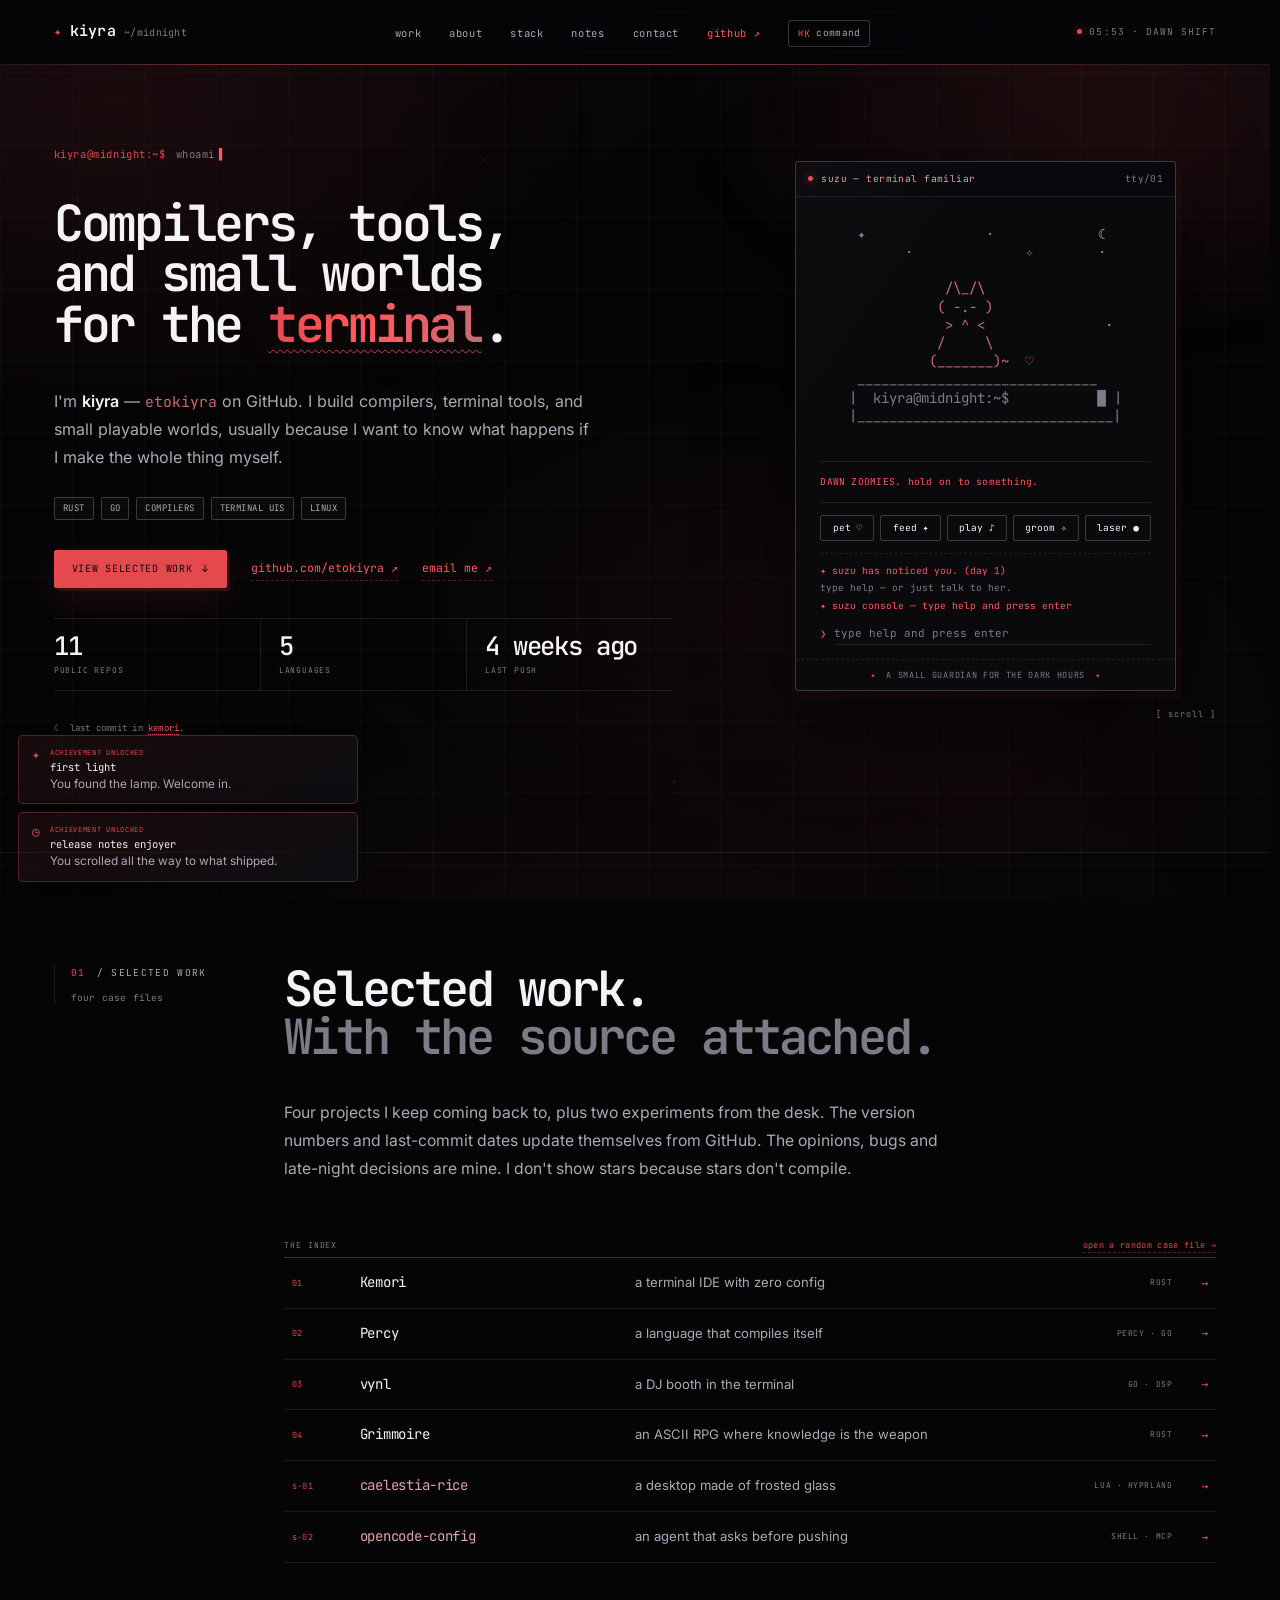
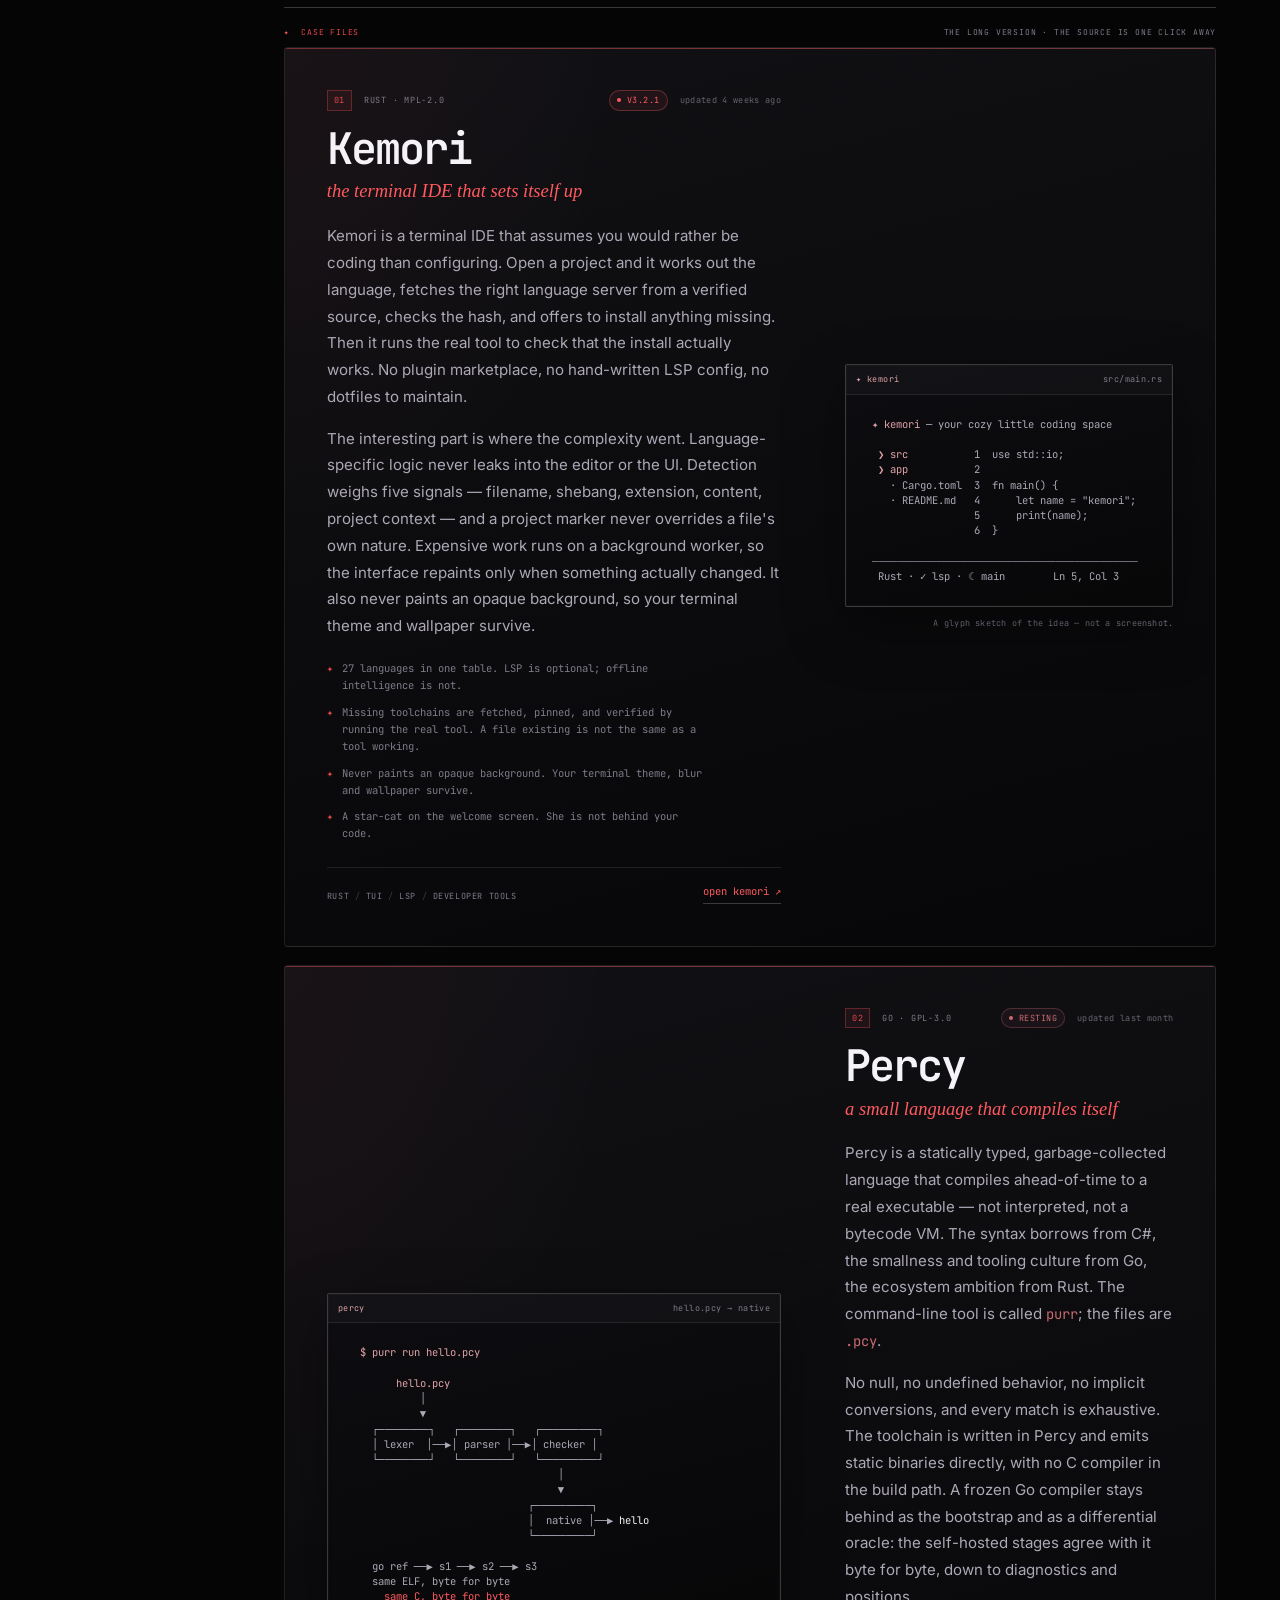
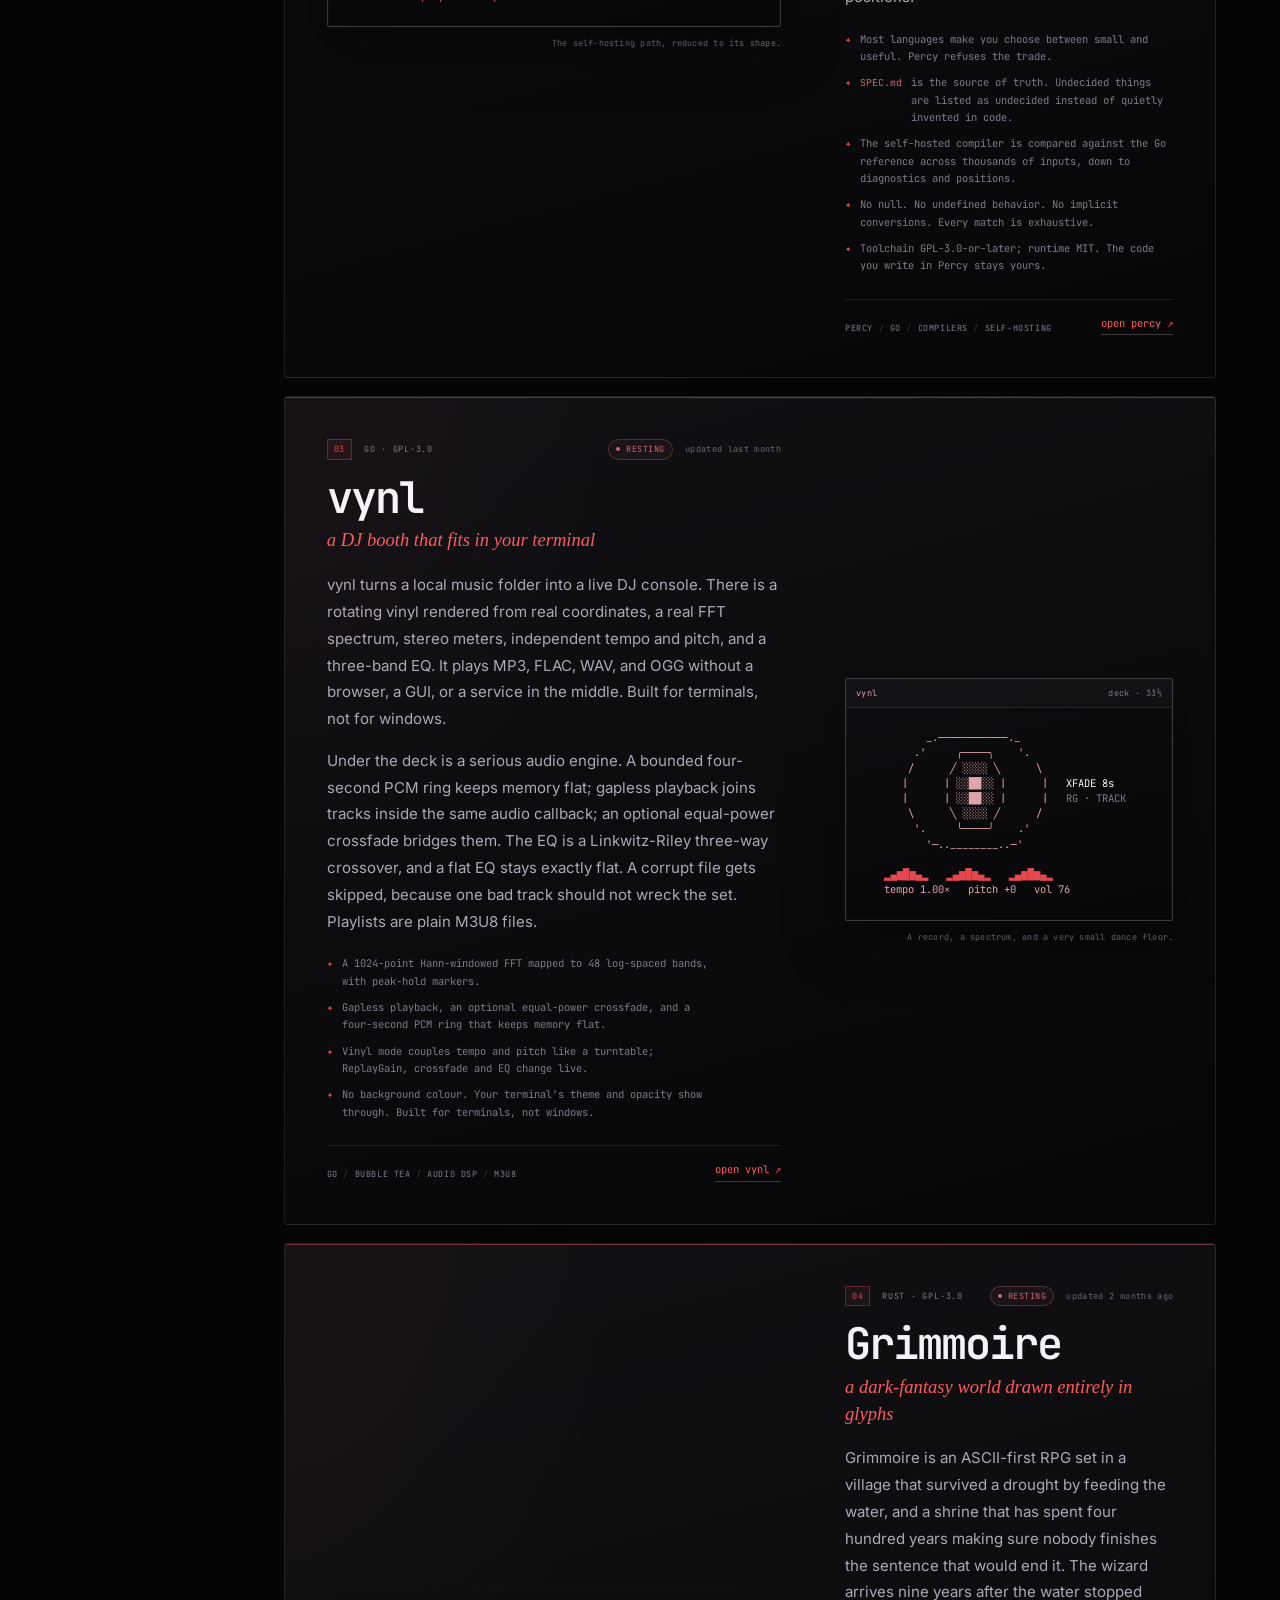
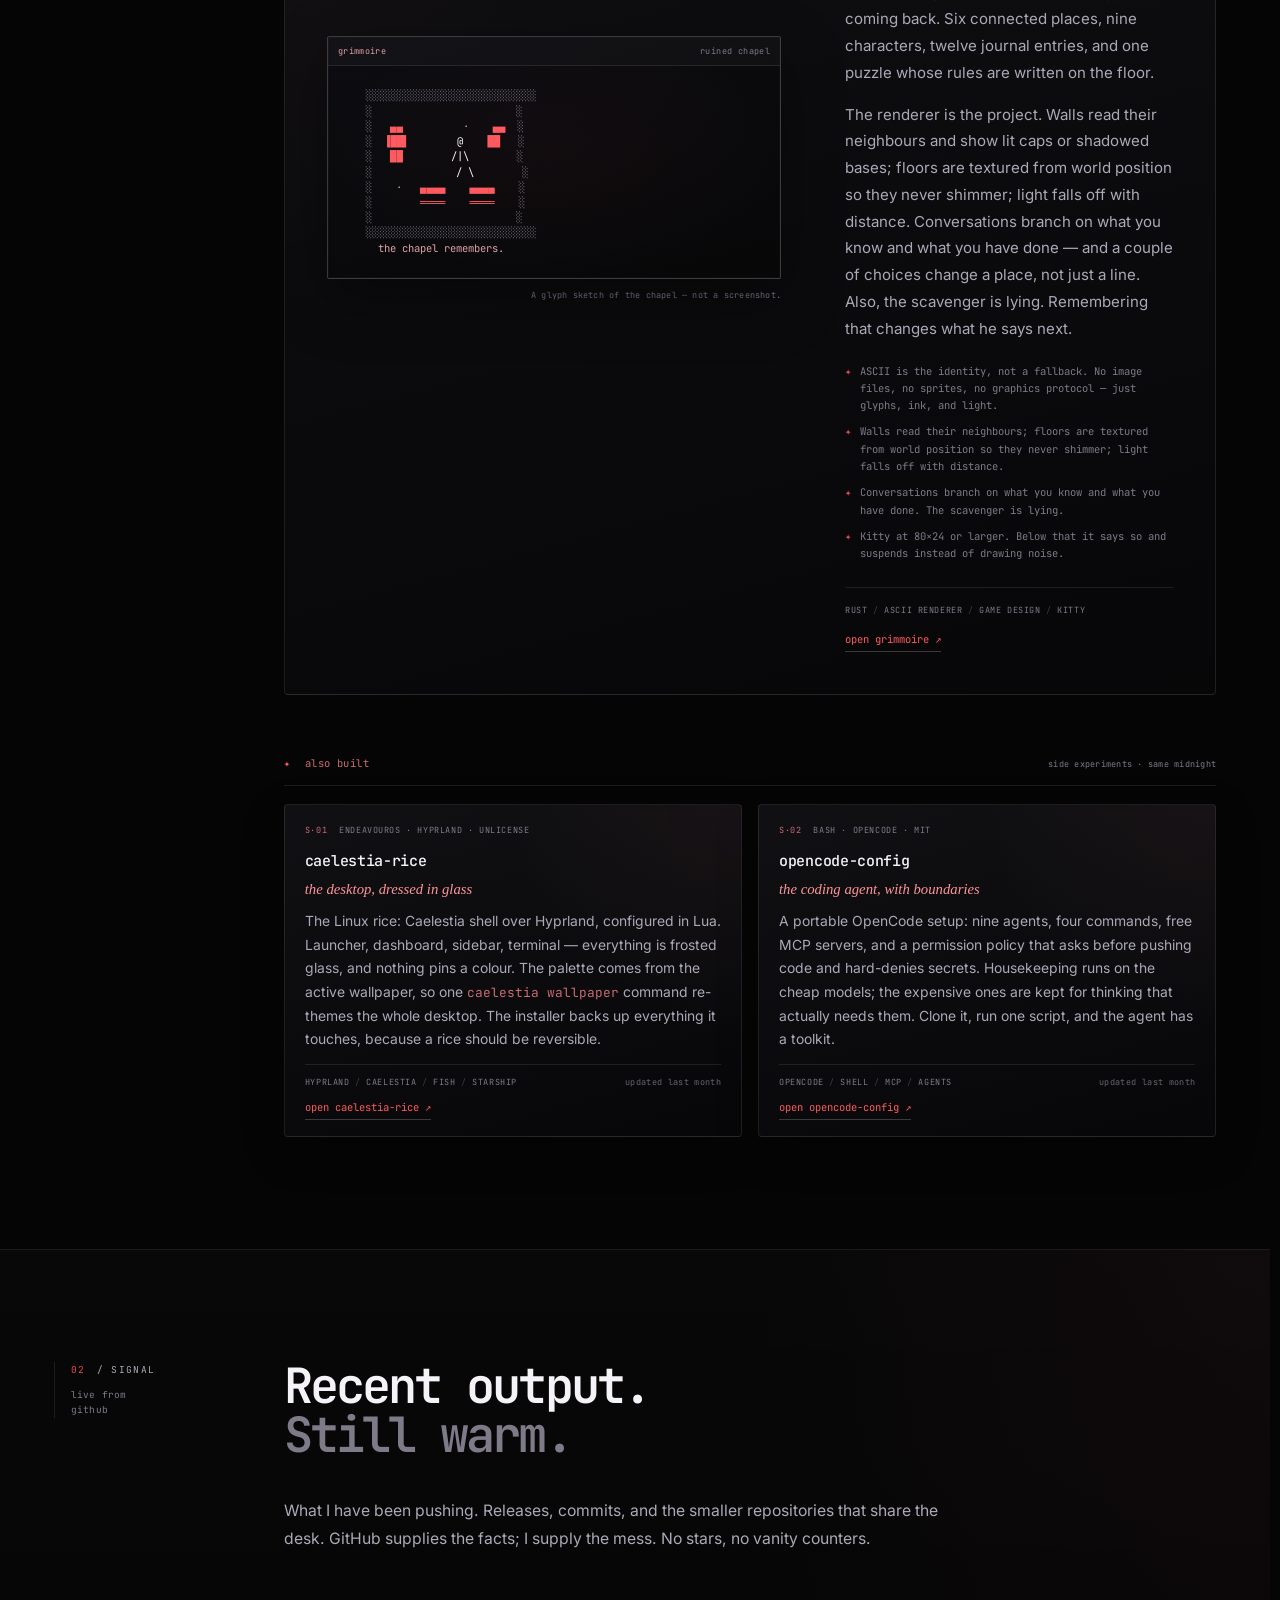
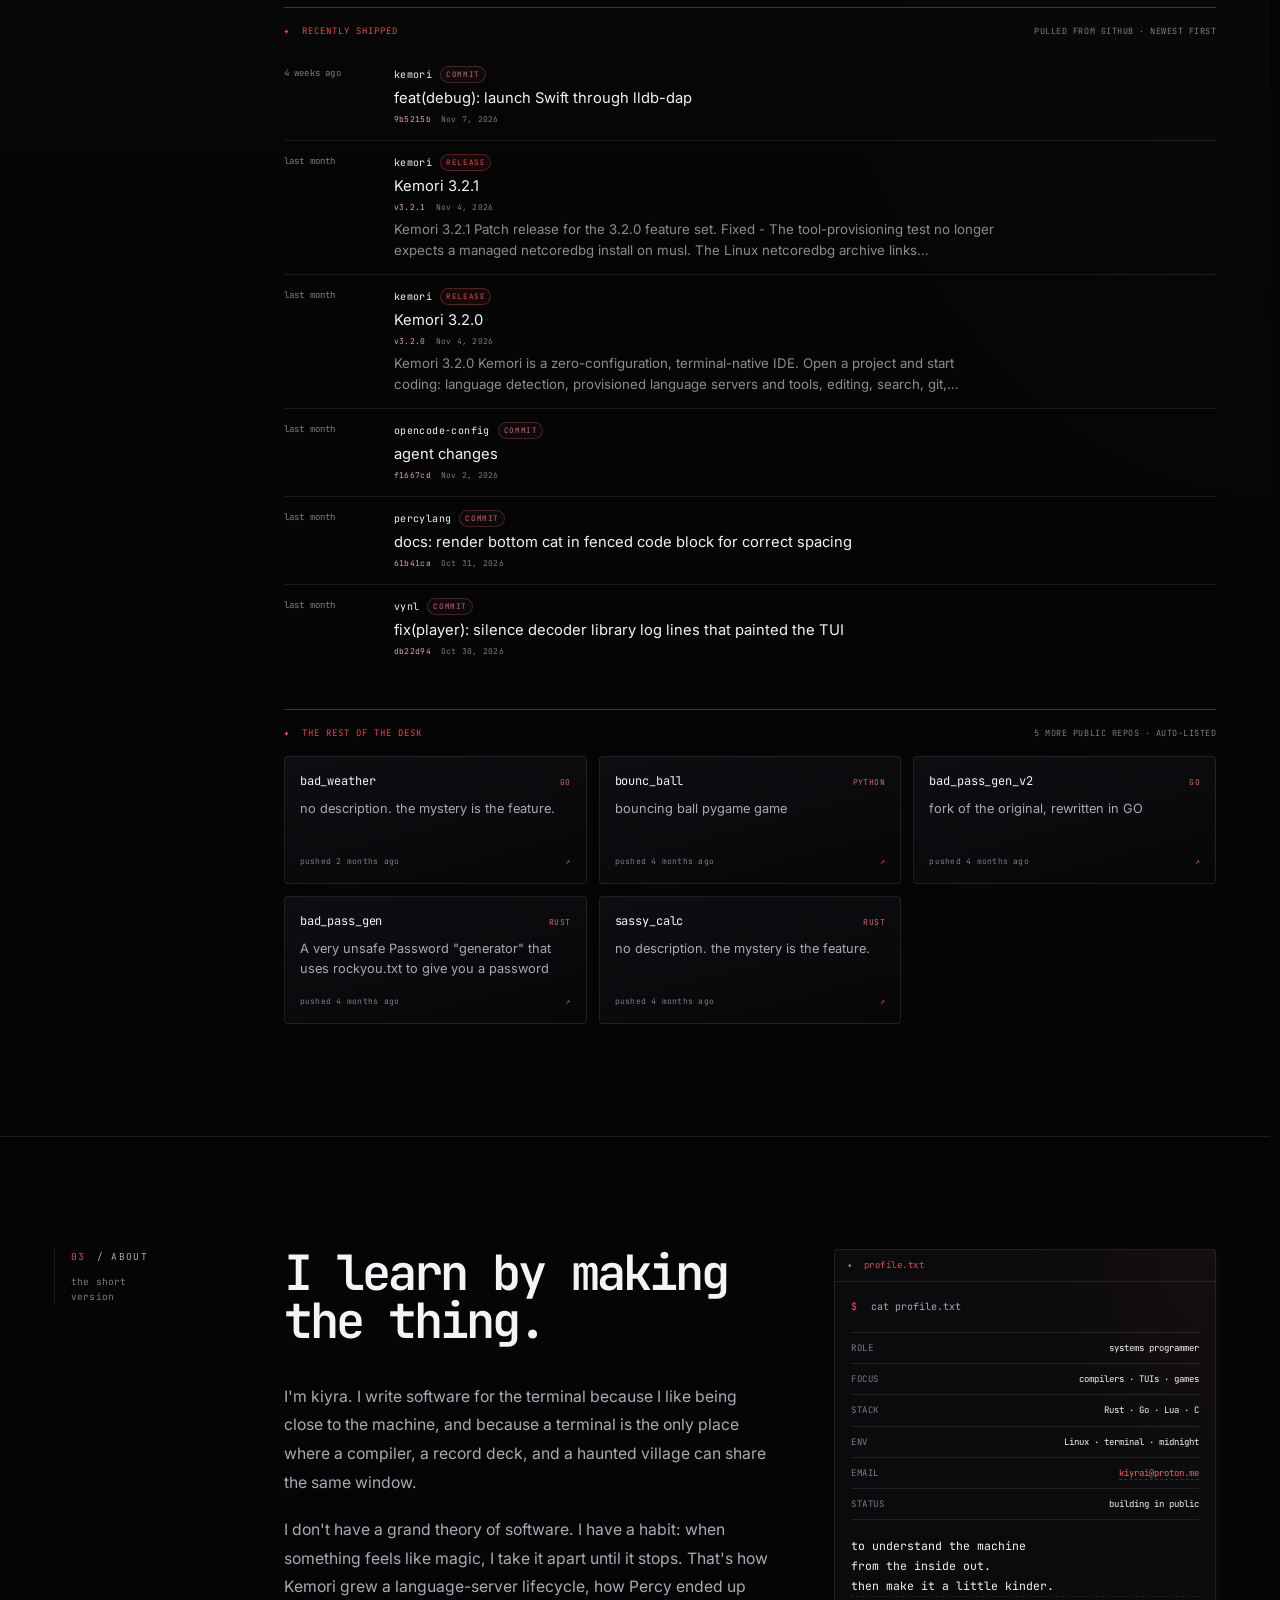
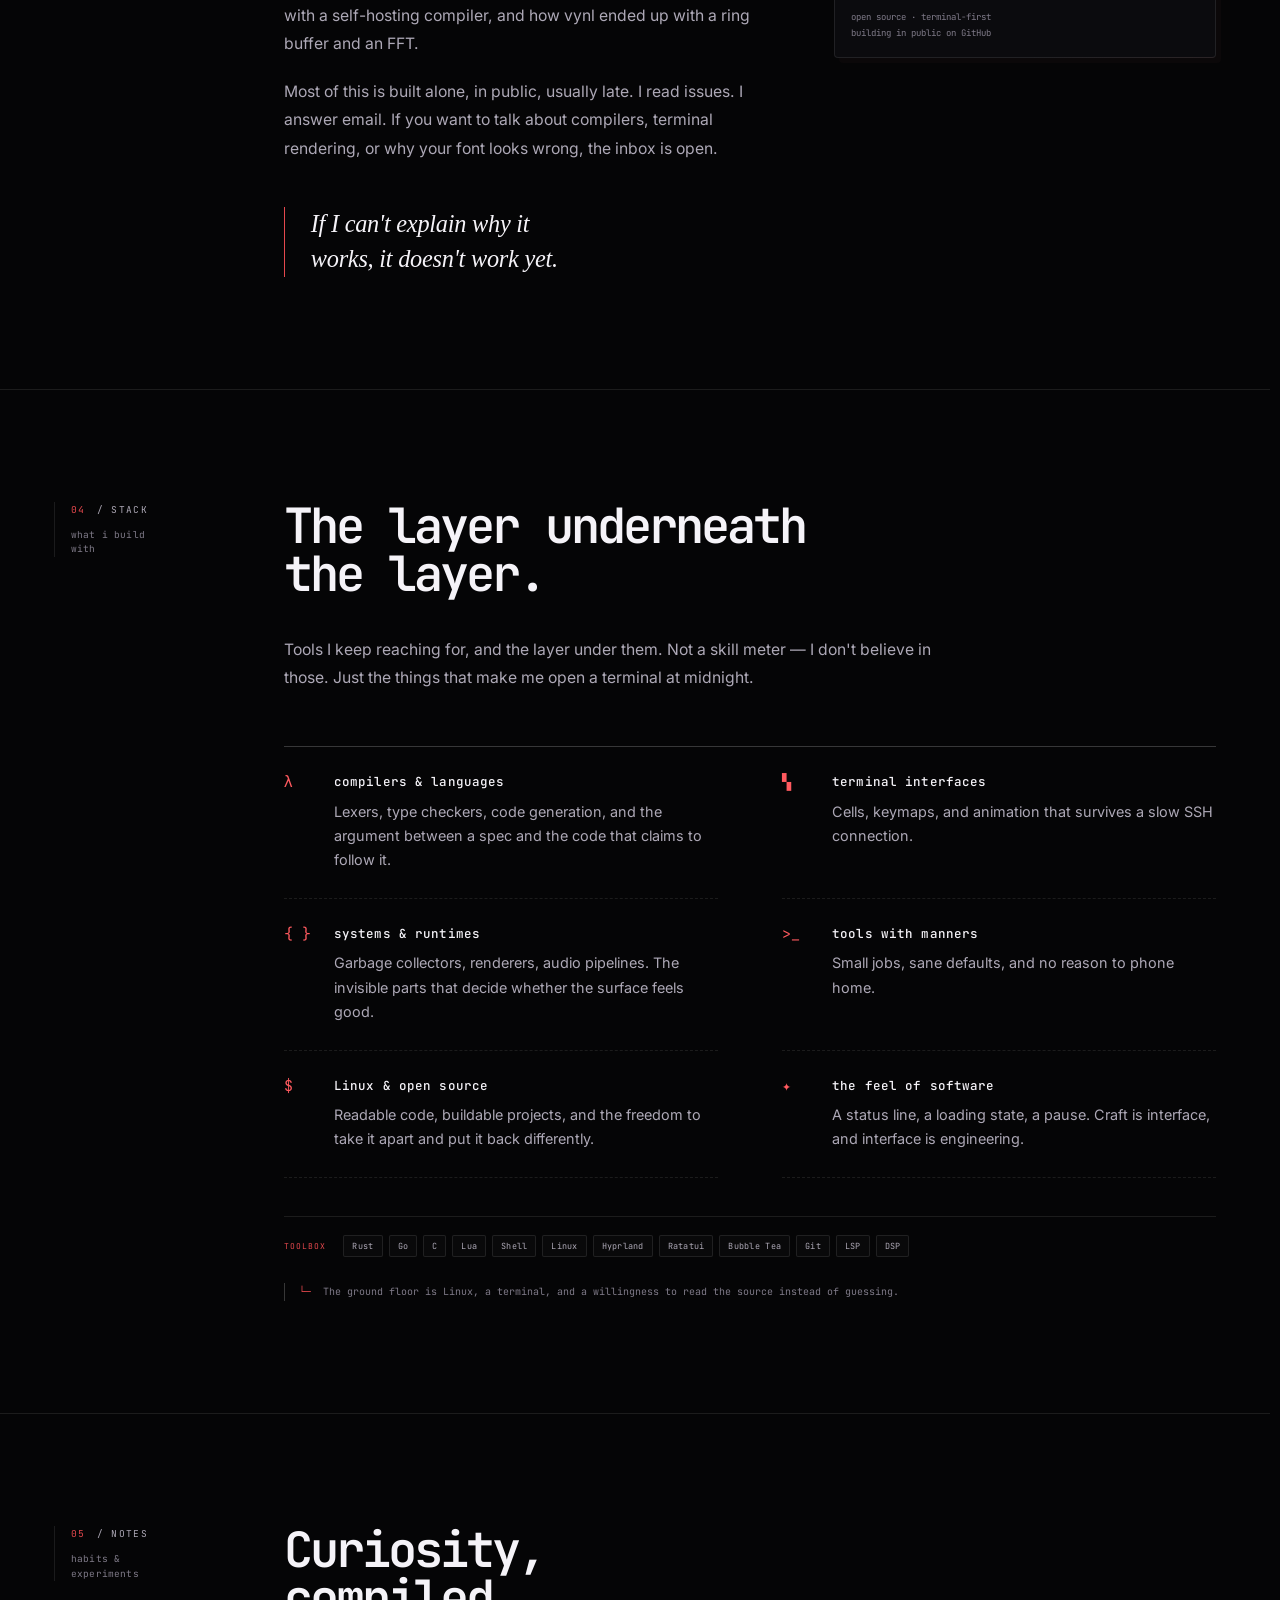
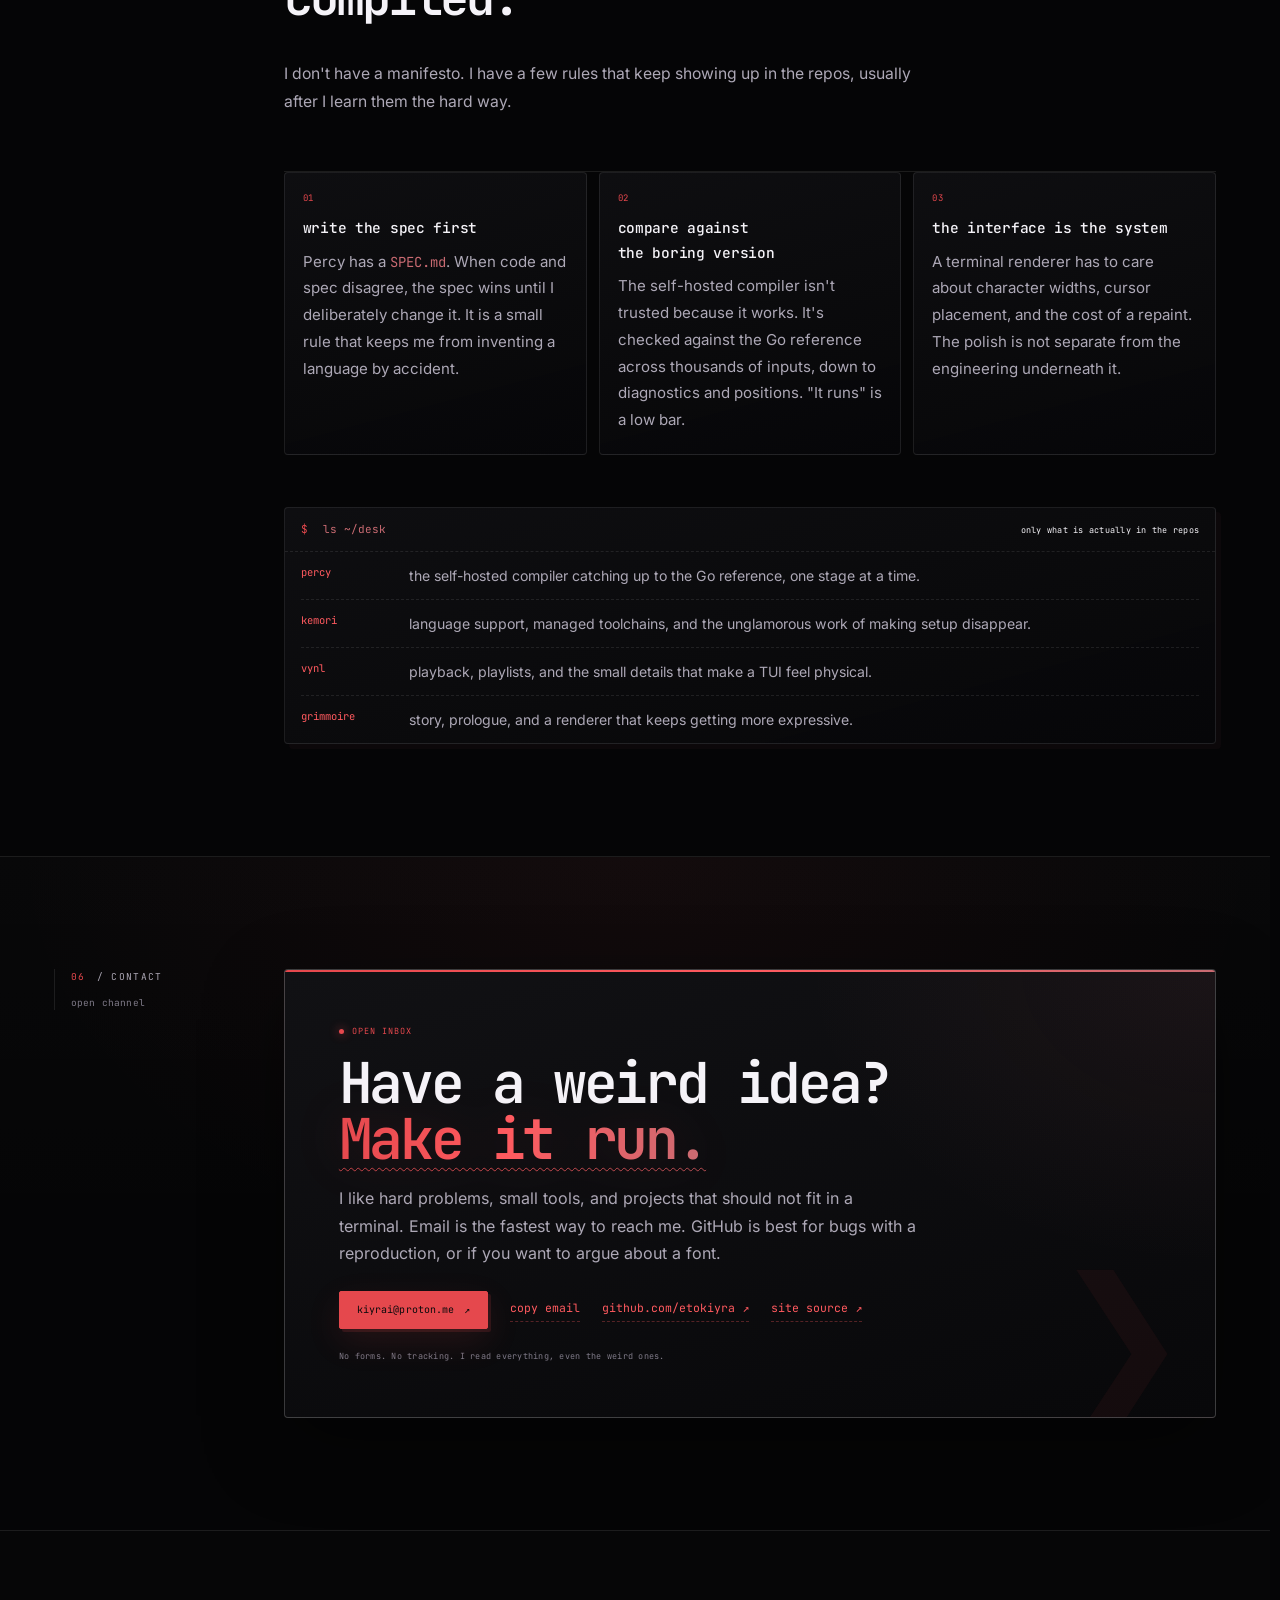
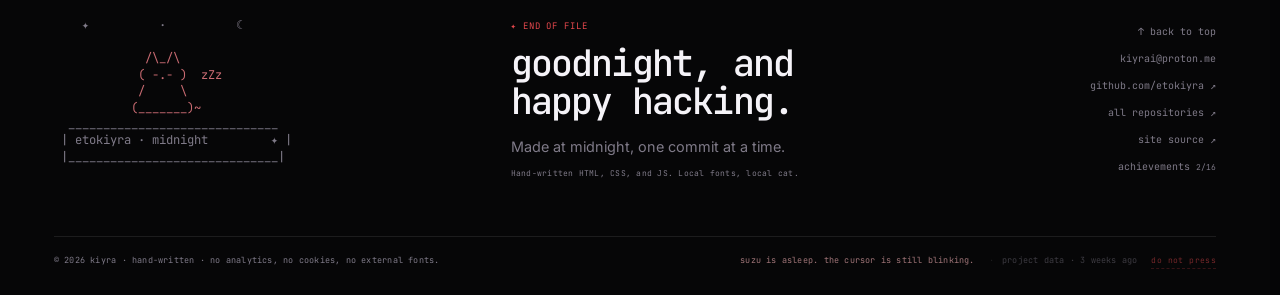
<file: site/index.html>
<!doctype html>
<html lang="en">
<head>
  <meta charset="utf-8">
  <meta name="viewport" content="width=device-width, initial-scale=1">
  <title>kiyra — compilers, tools, and small worlds for the terminal</title>
  <meta name="description" content="kiyra (etokiyra) builds compilers, terminal tools, and small worlds for the terminal. Selected work, a live GitHub signal, and an open inbox: kiyrai@proton.me.">
  <meta name="author" content="kiyra">
  <meta name="theme-color" content="#050506">
  <meta name="color-scheme" content="dark">
  <link rel="canonical" href="https://kiyra.lol/">
  <link rel="me" href="https://github.com/etokiyra">
  <link rel="icon" href="assets/favicon.svg" type="image/svg+xml">
  <link rel="apple-touch-icon" href="assets/apple-touch-icon.png">
  <link rel="preload" href="assets/fonts/jetbrains-mono-latin-wght-normal.woff2" as="font" type="font/woff2" crossorigin>
  <link rel="preload" href="assets/fonts/inter-latin-wght-normal.woff2" as="font" type="font/woff2" crossorigin>
  <link rel="stylesheet" href="assets/css/style.css">
  <script>document.documentElement.classList.add("js");</script>

  <meta property="og:type" content="website">
  <meta property="og:site_name" content="kiyra">
  <meta property="og:url" content="https://kiyra.lol/">
  <meta property="og:title" content="kiyra — compilers, tools, and small worlds for the terminal">
  <meta property="og:description" content="Compilers, terminal tools, and small worlds for the terminal. Selected work, a live GitHub signal, and an open inbox: kiyrai@proton.me.">
  <meta property="og:image" content="https://kiyra.lol/assets/og.png">
  <meta property="og:image:type" content="image/png">
  <meta property="og:image:width" content="1200">
  <meta property="og:image:height" content="630">
  <meta property="og:image:alt" content="kiyra — a terminal portfolio with an ASCII cat beside a crescent moon on a near-black grid.">
  <meta name="twitter:card" content="summary_large_image">
  <meta name="twitter:title" content="kiyra — compilers, tools, and small worlds for the terminal">
  <meta name="twitter:description" content="Compilers, terminal tools, and small worlds for the terminal. Selected work, a live GitHub signal, and an open inbox: kiyrai@proton.me.">
  <meta name="twitter:image" content="https://kiyra.lol/assets/og.png">
  <meta name="twitter:image:alt" content="kiyra — a terminal portfolio with an ASCII cat beside a crescent moon on a near-black grid.">

  <script src="assets/js/site.js" defer></script>
  <script src="assets/js/live.js" defer></script>
  <script src="assets/js/extra.js" defer></script>
  <script src="assets/js/polish.js" defer></script>
</head>
<body>
  <a class="skip-link" href="#main">skip to content</a>

  <header class="site-header">
    <div class="shell header-inner">
      <a class="brand" href="#top" aria-label="kiyra — back to top">
        <span class="brand-mark" aria-hidden="true">✦</span>
        <span class="brand-name">kiyra</span>
        <span class="brand-path" aria-hidden="true">~/midnight</span>
      </a>

      <nav class="primary-nav" aria-label="Primary">
        <ul class="nav-list">
          <li><a href="#projects">work</a></li>
          <li><a href="#about">about</a></li>
          <li><a href="#interests">stack</a></li>
          <li class="nav-notes"><a href="#notes">notes</a></li>
          <li><a href="#contact">contact</a></li>
          <li><a class="nav-github" href="https://github.com/etokiyra" target="_blank" rel="me noopener">github <span aria-hidden="true">↗</span><span class="sr-only"> (opens in a new tab)</span></a></li>
          <li><button class="palette-trigger" id="palette-open" type="button" aria-keyshortcuts="Control+K Meta+K"><span class="palette-trigger-key" aria-hidden="true">⌘K</span> <span class="palette-trigger-label">command</span></button></li>
        </ul>
      </nav>

      <p class="header-status" aria-hidden="true"><span class="status-dot"></span><span id="header-clock">online</span></p>
    </div>

    <div class="scroll-progress" aria-hidden="true"><span id="progress-bar"></span></div>
  </header>

  <main id="main">
    <section class="hero" id="top" aria-labelledby="hero-title">
      <div class="hero-stars" aria-hidden="true">
        <span style="--x: 6%; --y: 17%; --delay: 0s; --size: 2px;"></span>
        <span style="--x: 14%; --y: 63%; --delay: 1.8s; --size: 1px;"></span>
        <span style="--x: 24%; --y: 31%; --delay: 3.2s; --size: 1px;"></span>
        <span style="--x: 38%; --y: 12%; --delay: 2.4s; --size: 2px;"></span>
        <span style="--x: 47%; --y: 74%; --delay: 0.9s; --size: 1px;"></span>
        <span style="--x: 58%; --y: 22%; --delay: 4.1s; --size: 1px;"></span>
        <span style="--x: 66%; --y: 55%; --delay: 1.2s; --size: 2px;"></span>
        <span style="--x: 74%; --y: 9%; --delay: 3.7s; --size: 1px;"></span>
        <span style="--x: 82%; --y: 38%; --delay: 2.1s; --size: 2px;"></span>
        <span style="--x: 91%; --y: 68%; --delay: 0.4s; --size: 1px;"></span>
        <span style="--x: 96%; --y: 21%; --delay: 4.6s; --size: 1px;"></span>
        <span style="--x: 31%; --y: 88%; --delay: 2.8s; --size: 1px;"></span>
        <span style="--x: 53%; --y: 91%; --delay: 5.2s; --size: 2px;"></span>
        <span style="--x: 87%; --y: 86%; --delay: 1.6s; --size: 1px;"></span>
      </div>

      <div class="shell hero-grid">
        <div class="hero-copy">
          <p class="eyebrow"><span class="prompt">kiyra@midnight:~$</span> <span id="typed">whoami</span><span class="cursor" aria-hidden="true">▌</span></p>

          <h1 id="hero-title">
            <span class="h1-line">Compilers, tools,</span>
            <span class="h1-line">and small worlds</span>
            <span class="h1-line">for the <span class="accent">terminal</span>.</span>
          </h1>

          <p class="hero-lede">
            I'm <strong>kiyra</strong> — <span class="mono">etokiyra</span> on GitHub. I build
            compilers, terminal tools, and small playable worlds, usually because I want to
            know what happens if I make the whole thing myself.
          </p>

          <ul class="interest-line" aria-label="Technical focus">
            <li>Rust</li>
            <li>Go</li>
            <li>compilers</li>
            <li>terminal UIs</li>
            <li>Linux</li>
          </ul>

          <div class="hero-actions">
            <a class="button button-primary" href="#projects">view selected work <span aria-hidden="true">↓</span></a>
            <a class="text-link" href="https://github.com/etokiyra" target="_blank" rel="me noopener">github.com/etokiyra <span aria-hidden="true">↗</span><span class="sr-only"> (opens in a new tab)</span></a>
            <a class="text-link" href="mailto:kiyrai@proton.me">email me <span aria-hidden="true">↗</span></a>
          </div>

          <div class="hero-stats" role="group" aria-label="At a glance">
            <div class="hero-stat">
              <span class="hero-stat-value" id="stat-repos">11</span>
              <span class="hero-stat-label">public repos</span>
            </div>
            <div class="hero-stat">
              <span class="hero-stat-value" id="stat-languages">6</span>
              <span class="hero-stat-label">languages</span>
            </div>
            <div class="hero-stat">
              <span class="hero-stat-value" id="stat-updated">today</span>
              <span class="hero-stat-label">last push</span>
            </div>
          </div>

          <p class="hero-footnote"><span class="footnote-mark" aria-hidden="true">☾</span> <span id="now-label">last commit in</span> <a id="now-building" href="#kemori">kemori</a>.</p>
        </div>

        <div class="mascot-stage">
          <figure class="mascot-window">
            <div class="window-bar">
              <span class="window-title"><span class="window-dot" aria-hidden="true"></span> suzu — terminal familiar</span>
              <span class="window-meta" aria-hidden="true">tty/01</span>
            </div>
            <div class="window-body">
              <pre class="mascot-art" id="suzu-art" title="pet suzu" role="img" aria-label="Suzu the star-cat, curled up with her tail curled beside her, beneath a crescent moon and scattered stars above a terminal prompt.">
<span class="art-stars">  ✦               ·             </span><span class="art-moon" id="hero-moon">☾</span><span class="art-stars">   </span>
<span class="art-stars">        ·              ✧        ·</span>

<span class="art-cat">             /\_/\</span>
<span class="art-cat">            (<span id="suzu-face"> o.o </span>)<span id="suzu-wave"> </span><span class="art-zz" id="suzu-zz">    </span></span>
<span class="art-cat" id="suzu-mouth-row">             &gt;<span id="suzu-mouth"> ^ </span>&lt;               </span><span class="art-star">·</span>
<span class="art-cat">           <span id="suzu-figure"> /     \
           (_______)~  </span></span><span class="art-heart">♡</span>
<span class="art-sill">  ______________________________
 |  kiyra@midnight:~$           █ |
 |________________________________|</span>
              </pre>

              <div class="mascot-caption">
                <p class="mascot-status" id="suzu-status" role="status">asleep at 02:14</p>
              </div>
              <div class="care-row" id="care-row" hidden>
                <button class="care-button" type="button" data-care="pet">pet <span aria-hidden="true">♡</span></button>
                <button class="care-button" type="button" data-care="feed">feed <span aria-hidden="true">✦</span></button>
                <button class="care-button" type="button" data-care="play">play <span aria-hidden="true">♪</span></button>
                <button class="care-button" type="button" data-care="groom">groom <span aria-hidden="true">✧</span></button>
                <button class="care-button" type="button" data-care="laser">laser <span aria-hidden="true">●</span></button>
              </div>
              <div class="mascot-console" id="suzu-console" hidden>
                <div class="console-out" id="console-out" role="log" aria-live="polite"></div>
                <form class="console-form" id="console-form" autocomplete="off">
                  <label class="sr-only" for="console-input">type a command for suzu</label>
                  <span class="console-prompt" aria-hidden="true">❯</span>
                  <input class="console-input" id="console-input" type="text" spellcheck="false" autocapitalize="none" autocomplete="off" placeholder="type help and press enter">
                </form>
              </div>
              <div class="pet-sparks" aria-hidden="true">
                <span>✦</span><span>✧</span><span>·</span><span>✦</span>
              </div>
            </div>
            <figcaption class="window-foot"><span aria-hidden="true">✦</span> a small guardian for the dark hours <span aria-hidden="true">✦</span></figcaption>
          </figure>
          <p class="stage-note" aria-hidden="true">[ scroll ]</p>
        </div>
      </div>
    </section>

    <section class="section" id="projects" aria-labelledby="projects-title">
      <div class="shell section-grid">
        <div class="section-label">
          <p class="section-kicker"><span>01</span> / selected work</p>
          <p class="section-aside">four case files</p>
        </div>

        <div class="section-content">
          <div class="section-intro reveal">
            <h2 id="projects-title">Selected work.<br><span class="intro-dim">With the source attached.</span></h2>
            <p>
              Four projects I keep coming back to, plus two experiments from the desk. The
              version numbers and last-commit dates update themselves from GitHub. The
              opinions, bugs and late-night decisions are mine. I don't show stars because
              stars don't compile.
            </p>
          </div>

          <div class="work-index-head reveal">
            <p class="work-index-label">the index</p>
            <button class="work-random" id="random-project" type="button">open a random case file <span aria-hidden="true">↝</span></button>
          </div>

          <nav class="work-index reveal" aria-label="Selected work index">
            <a class="work-row" href="#kemori">
              <span class="work-num">01</span>
              <span class="work-name">Kemori</span>
              <span class="work-desc">a terminal IDE with zero config</span>
              <span class="work-stack">Rust</span>
              <span class="work-arrow" aria-hidden="true">→</span>
            </a>
            <a class="work-row" href="#percy">
              <span class="work-num">02</span>
              <span class="work-name">Percy</span>
              <span class="work-desc">a language that compiles itself</span>
              <span class="work-stack">Percy · Go</span>
              <span class="work-arrow" aria-hidden="true">→</span>
            </a>
            <a class="work-row" href="#vynl">
              <span class="work-num">03</span>
              <span class="work-name">vynl</span>
              <span class="work-desc">a DJ booth in the terminal</span>
              <span class="work-stack">Go · DSP</span>
              <span class="work-arrow" aria-hidden="true">→</span>
            </a>
            <a class="work-row" href="#grimmoire">
              <span class="work-num">04</span>
              <span class="work-name">Grimmoire</span>
              <span class="work-desc">an ASCII RPG where knowledge is the weapon</span>
              <span class="work-stack">Rust</span>
              <span class="work-arrow" aria-hidden="true">→</span>
            </a>
            <a class="work-row work-row-small" href="#caelestia-rice">
              <span class="work-num">s·01</span>
              <span class="work-name">caelestia-rice</span>
              <span class="work-desc">a desktop made of frosted glass</span>
              <span class="work-stack">Lua · Hyprland</span>
              <span class="work-arrow" aria-hidden="true">→</span>
            </a>
            <a class="work-row work-row-small" href="#opencode-config">
              <span class="work-num">s·02</span>
              <span class="work-name">opencode-config</span>
              <span class="work-desc">an agent that asks before pushing</span>
              <span class="work-stack">Shell · MCP</span>
              <span class="work-arrow" aria-hidden="true">→</span>
            </a>
          </nav>

          <div class="case-files-head reveal">
            <p class="case-files-title"><span aria-hidden="true">✦</span> case files</p>
            <p class="case-files-note">the long version · the source is one click away</p>
          </div>

          <div class="project-list" data-stagger>
            <article class="project reveal" id="kemori" data-repo="kemori" aria-labelledby="kemori-title">
              <div class="project-copy">
                <div class="project-meta">
                  <span class="project-index">01</span>
                  <span><span data-repo-fact="language">Rust</span> · <span data-repo-fact="license">MPL-2.0</span></span>
                  <span class="project-status" data-repo-status>active</span>
                  <span class="project-updated" data-repo-updated hidden></span>
                </div>
                <h3 id="kemori-title">Kemori</h3>
                <p class="project-kicker">the terminal IDE that sets itself up</p>
                <p>
                  Kemori is a terminal IDE that assumes you would rather be coding than
                  configuring. Open a project and it works out the language, fetches the right
                  language server from a verified source, checks the hash, and offers to
                  install anything missing. Then it runs the real tool to check that the
                  install actually works. No plugin marketplace, no hand-written LSP config,
                  no dotfiles to maintain.
                </p>
                <p>
                  The interesting part is where the complexity went. Language-specific logic
                  never leaks into the editor or the UI. Detection weighs five signals —
                  filename, shebang, extension, content, project context — and a project
                  marker never overrides a file's own nature. Expensive work runs on a
                  background worker, so the interface repaints only when something actually
                  changed. It also never paints an opaque background, so your terminal theme
                  and wallpaper survive.
                </p>
                <ul class="detail-list">
                  <li><span aria-hidden="true">✦</span> 27 languages in one table. LSP is optional; offline intelligence is not.</li>
                  <li><span aria-hidden="true">✦</span> Missing toolchains are fetched, pinned, and verified by running the real tool. A file existing is not the same as a tool working.</li>
                  <li><span aria-hidden="true">✦</span> Never paints an opaque background. Your terminal theme, blur and wallpaper survive.</li>
                  <li><span aria-hidden="true">✦</span> A star-cat on the welcome screen. She is not behind your code.</li>
                </ul>
                <div class="project-foot">
                  <ul class="tech-list" aria-label="Kemori technologies">
                    <li>Rust</li><li>TUI</li><li>LSP</li><li>developer tools</li>
                  </ul>
                  <a class="project-link" href="https://github.com/etokiyra/kemori" target="_blank" rel="noopener">open kemori <span aria-hidden="true">↗</span><span class="sr-only"> (opens in a new tab)</span></a>
                </div>
              </div>

              <div class="project-visual">
                <div class="term term-kemori">
                  <div class="term-bar"><span class="term-title">✦ kemori</span><span>src/main.rs</span></div>
                  <pre role="img" aria-label="A stylized sketch of Kemori: a welcome line, a file tree beside Rust source with line numbers, and a status line reading Rust, lsp active, main branch.">
 <span class="term-accent">✦ kemori</span> — your cozy little coding space

  <span class="term-accent">❯ src</span>           1  use std::io;
  <span class="term-accent">❯ app</span>           2
    · Cargo.toml  3  fn main() {
    · README.md   4      let name = "kemori";
                  5      print(name);
                  6  }

 <span class="term-rule">──────────────────────────────────────────</span>
  Rust · ✓ lsp · ☾ main        Ln 5, Col 3</pre>
                </div>
                <p class="figcaption">A glyph sketch of the idea — not a screenshot.</p>
              </div>
            </article>

            <article class="project project-flip reveal" id="percy" data-repo="percylang" aria-labelledby="percy-title">
              <div class="project-copy">
                <div class="project-meta">
                  <span class="project-index">02</span>
                  <span><span data-repo-fact="language">Go</span> · <span data-repo-fact="license">GPL-3.0</span></span>
                  <span class="project-status" data-repo-status>v0.1 · early</span>
                  <span class="project-updated" data-repo-updated hidden></span>
                </div>
                <h3 id="percy-title">Percy</h3>
                <p class="project-kicker">a small language that compiles itself</p>
                <p>
                  Percy is a statically typed, garbage-collected language that compiles
                  ahead-of-time to a real executable — not interpreted, not a bytecode VM.
                  The syntax borrows from C#, the smallness and tooling culture from Go, the
                  ecosystem ambition from Rust. The command-line tool is called
                  <span class="mono">purr</span>; the files are <span class="mono">.pcy</span>.
                </p>
                <p>
                  No null, no undefined behavior, no implicit conversions, and every match is
                  exhaustive. The toolchain is written in Percy and emits static binaries
                  directly, with no C compiler in the build path. A frozen Go compiler stays
                  behind as the bootstrap and as a differential oracle: the self-hosted stages
                  agree with it byte for byte, down to diagnostics and positions.
                </p>
                <ul class="detail-list">
                  <li><span aria-hidden="true">✦</span> Most languages make you choose between small and useful. Percy refuses the trade.</li>
                  <li><span aria-hidden="true">✦</span> <span class="mono">SPEC.md</span> is the source of truth. Undecided things are listed as undecided instead of quietly invented in code.</li>
                  <li><span aria-hidden="true">✦</span> The self-hosted compiler is compared against the Go reference across thousands of inputs, down to diagnostics and positions.</li>
                  <li><span aria-hidden="true">✦</span> No null. No undefined behavior. No implicit conversions. Every match is exhaustive.</li>
                  <li><span aria-hidden="true">✦</span> Toolchain GPL-3.0-or-later; runtime MIT. The code you write in Percy stays yours.</li>
                </ul>
                <div class="project-foot">
                  <ul class="tech-list" aria-label="Percy technologies">
                    <li>Percy</li><li>Go</li><li>compilers</li><li>self-hosting</li>
                  </ul>
                  <a class="project-link" href="https://github.com/etokiyra/percylang" target="_blank" rel="noopener">open percy <span aria-hidden="true">↗</span><span class="sr-only"> (opens in a new tab)</span></a>
                </div>
              </div>

              <div class="project-visual">
                <div class="term term-percy">
                  <div class="term-bar"><span class="term-title">percy</span><span>hello.pcy → native</span></div>
                  <pre role="img" aria-label="A stylized pipeline sketch: purr compiles a Percy source file through the lexer, parser and checker, lowers it to native code, and writes a static executable. The self-hosting stages produce byte-identical output.">
  <span class="term-accent">$ purr run hello.pcy</span>

        <span class="term-accent">hello.pcy</span>
            │
            ▼
    ┌────────┐   ┌────────┐   ┌─────────┐
    │ lexer  │──▶│ parser │──▶│ checker │
    └────────┘   └────────┘   └─────────┘
                                   │
                                   ▼
                              ┌─────────┐
                              │  native │──▶ <span class="term-mint">hello</span>
                              └─────────┘

    go ref ──▶ s1 ──▶ s2 ──▶ s3
    same ELF, byte for byte
      <span class="term-pink">same C, byte for byte</span></pre>
                </div>
                <p class="figcaption">The self-hosting path, reduced to its shape.</p>
              </div>
            </article>

            <article class="project reveal" id="vynl" data-repo="vynl" aria-labelledby="vynl-title">
              <div class="project-copy">
                <div class="project-meta">
                  <span class="project-index">03</span>
                  <span><span data-repo-fact="language">Go</span> · <span data-repo-fact="license">GPL-3.0</span></span>
                  <span class="project-status" data-repo-status>active</span>
                  <span class="project-updated" data-repo-updated hidden></span>
                </div>
                <h3 id="vynl-title">vynl</h3>
                <p class="project-kicker">a DJ booth that fits in your terminal</p>
                <p>
                  vynl turns a local music folder into a live DJ console. There is a rotating
                  vinyl rendered from real coordinates, a real FFT spectrum, stereo meters,
                  independent tempo and pitch, and a three-band EQ. It plays MP3, FLAC, WAV,
                  and OGG without a browser, a GUI, or a service in the middle. Built for
                  terminals, not for windows.
                </p>
                <p>
                  Under the deck is a serious audio engine. A bounded four-second PCM ring
                  keeps memory flat; gapless playback joins tracks inside the same audio
                  callback; an optional equal-power crossfade bridges them. The EQ is a
                  Linkwitz-Riley three-way crossover, and a flat EQ stays exactly flat. A
                  corrupt file gets skipped, because one bad track should not wreck the set.
                  Playlists are plain M3U8 files.
                </p>
                <ul class="detail-list">
                  <li><span aria-hidden="true">✦</span> A 1024-point Hann-windowed FFT mapped to 48 log-spaced bands, with peak-hold markers.</li>
                  <li><span aria-hidden="true">✦</span> Gapless playback, an optional equal-power crossfade, and a four-second PCM ring that keeps memory flat.</li>
                  <li><span aria-hidden="true">✦</span> Vinyl mode couples tempo and pitch like a turntable; ReplayGain, crossfade and EQ change live.</li>
                  <li><span aria-hidden="true">✦</span> No background colour. Your terminal's theme and opacity show through. Built for terminals, not windows.</li>
                </ul>
                <div class="project-foot">
                  <ul class="tech-list" aria-label="vynl technologies">
                    <li>Go</li><li>Bubble Tea</li><li>audio DSP</li><li>M3U8</li>
                  </ul>
                  <a class="project-link" href="https://github.com/etokiyra/vynl" target="_blank" rel="noopener">open vynl <span aria-hidden="true">↗</span><span class="sr-only"> (opens in a new tab)</span></a>
                </div>
              </div>

              <div class="project-visual">
                <div class="term term-vynl">
                  <div class="term-bar"><span class="term-title">vynl</span><span>deck · 33⅓</span></div>
                  <pre role="img" aria-label="A stylized sketch of vynl: a round ASCII turntable with a spinning label, crossfade and ReplayGain indicators, three live spectrum bars, and tempo, pitch and volume readouts.">
          _.───────────._
        .'     ╭────╮    '.
       /      ╱ ░░░░ ╲      \
      |      | ░░██░░ |      |   <span class="term-mint">XFADE 8s</span>
      |      | ░░██░░ |      |   <span class="term-dim">RG · TRACK</span>
       \      ╲ ░░░░ ╱      /
        '.     ╰────╯    .'
          '─..________..─'

   <span class="term-mint spec">▂▄▆█▆▄▂</span>   <span class="term-mint spec">▂▄▆█▆▄▂</span>   <span class="term-mint spec">▂▄▆█▆▄▂</span>
   tempo 1.00×   pitch +0   vol 76</pre>
                </div>
                <p class="figcaption">A record, a spectrum, and a very small dance floor.</p>
              </div>
            </article>

            <article class="project project-flip reveal" id="grimmoire" data-repo="grimmoire" aria-labelledby="grimmoire-title">
              <div class="project-copy">
                <div class="project-meta">
                  <span class="project-index">04</span>
                  <span><span data-repo-fact="language">Rust</span> · <span data-repo-fact="license">GPL-3.0</span></span>
                  <span class="project-status" data-repo-status>early</span>
                  <span class="project-updated" data-repo-updated hidden></span>
                </div>
                <h3 id="grimmoire-title">Grimmoire</h3>
                <p class="project-kicker">a dark-fantasy world drawn entirely in glyphs</p>
                <p>
                  Grimmoire is an ASCII-first RPG set in a village that survived a drought
                  by feeding the water, and a shrine that has spent four hundred years making
                  sure nobody finishes the sentence that would end it. The wizard arrives
                  nine years after the water stopped coming back. Six connected places, nine
                  characters, twelve journal entries, and one puzzle whose rules are written
                  on the floor.
                </p>
                <p>
                  The renderer is the project. Walls read their neighbours and show lit caps
                  or shadowed bases; floors are textured from world position so they never
                  shimmer; light falls off with distance. Conversations branch on what you
                  know and what you have done — and a couple of choices change a place, not
                  just a line. Also, the scavenger is lying. Remembering that changes what he
                  says next.
                </p>
                <ul class="detail-list">
                  <li><span aria-hidden="true">✦</span> ASCII is the identity, not a fallback. No image files, no sprites, no graphics protocol — just glyphs, ink, and light.</li>
                  <li><span aria-hidden="true">✦</span> Walls read their neighbours; floors are textured from world position so they never shimmer; light falls off with distance.</li>
                  <li><span aria-hidden="true">✦</span> Conversations branch on what you know and what you have done. The scavenger is lying.</li>
                  <li><span aria-hidden="true">✦</span> Kitty at 80×24 or larger. Below that it says so and suspends instead of drawing noise.</li>
                </ul>
                <div class="project-foot">
                  <ul class="tech-list" aria-label="Grimmoire technologies">
                    <li>Rust</li><li>ASCII renderer</li><li>game design</li><li>Kitty</li>
                  </ul>
                  <a class="project-link" href="https://github.com/etokiyra/grimmoire" target="_blank" rel="noopener">open grimmoire <span aria-hidden="true">↗</span><span class="sr-only"> (opens in a new tab)</span></a>
                </div>
              </div>

              <div class="project-visual">
                <div class="term term-grimmoire">
                  <div class="term-bar"><span class="term-title">grimmoire</span><span>ruined chapel</span></div>
                  <pre role="img" aria-label="A stylized sketch of an ASCII game scene: a wizard standing between two flickering braziers in a lit stone chapel, with a moonwell motif on the floor.">
   <span class="term-dim">░░░░░░░░░░░░░░░░░░░░░░░░░░░</span>
   <span class="term-dim">░</span>                        <span class="term-dim">░</span>
   <span class="term-dim">░</span>   <span class="term-pink flicker">▄▄</span>          ·    <span class="term-pink flicker">▄▄</span>  <span class="term-dim">░</span>
   <span class="term-dim">░</span>  <span class="term-pink flicker">▐██▌</span>        <span class="term-mint mage">@</span>    <span class="term-pink flicker">██</span>   <span class="term-dim">░</span>
   <span class="term-dim">░</span>   <span class="term-pink flicker">██</span>        <span class="term-mint mage">/|\</span>        <span class="term-dim">░</span>
   <span class="term-dim">░</span>              <span class="term-mint mage">/ \</span>        <span class="term-dim">░</span>
   <span class="term-dim">░</span>    ·   <span class="term-pink flicker">▄▄▄▄</span>    <span class="term-pink flicker">▄▄▄▄</span>    <span class="term-dim">░</span>
   <span class="term-dim">░</span>        <span class="term-pink">════</span>    <span class="term-pink">════</span>    <span class="term-dim">░</span>
   <span class="term-dim">░</span>                        <span class="term-dim">░</span>
   <span class="term-dim">░░░░░░░░░░░░░░░░░░░░░░░░░░░</span>
     <span class="term-accent">the chapel remembers.</span></pre>
                </div>
                <p class="figcaption">A glyph sketch of the chapel — not a screenshot.</p>
              </div>
            </article>
          </div>

          <div class="side-projects">
            <div class="side-head reveal">
              <p class="side-title"><span aria-hidden="true">✦</span> also built</p>
              <p class="side-note">side experiments · same midnight</p>
            </div>

            <div class="side-grid" data-stagger>
              <article class="side-card reveal" id="caelestia-rice" data-repo="caelestia-rice" aria-labelledby="caelestia-rice-title">
                <p class="side-meta">
                  <span class="side-index" aria-hidden="true">s·01</span>
                  <span>EndeavourOS · Hyprland · Unlicense</span>
                </p>
                <h3 id="caelestia-rice-title">caelestia-rice</h3>
                <p class="side-kicker">the desktop, dressed in glass</p>
                <p>
                  The Linux rice: Caelestia shell over Hyprland, configured in Lua. Launcher,
                  dashboard, sidebar, terminal — everything is frosted glass, and nothing
                  pins a colour. The palette comes from the active wallpaper, so one
                  <span class="mono">caelestia wallpaper</span> command re-themes the whole
                  desktop. The installer backs up everything it touches, because a rice
                  should be reversible.
                </p>
                <div class="side-foot">
                  <ul class="tech-list" aria-label="caelestia-rice technologies">
                    <li>Hyprland</li><li>Caelestia</li><li>fish</li><li>starship</li>
                  </ul>
                  <span class="side-updated" data-repo-updated hidden></span>
                  <a class="project-link" href="https://github.com/etokiyra/caelestia-rice" target="_blank" rel="noopener">open caelestia-rice <span aria-hidden="true">↗</span><span class="sr-only"> (opens in a new tab)</span></a>
                </div>
              </article>

              <article class="side-card reveal" id="opencode-config" data-repo="opencode-config" aria-labelledby="opencode-config-title">
                <p class="side-meta">
                  <span class="side-index" aria-hidden="true">s·02</span>
                  <span>Bash · OpenCode · MIT</span>
                </p>
                <h3 id="opencode-config-title">opencode-config</h3>
                <p class="side-kicker">the coding agent, with boundaries</p>
                <p>
                  A portable OpenCode setup: nine agents, four commands, free MCP servers,
                  and a permission policy that asks before pushing code and hard-denies
                  secrets. Housekeeping runs on the cheap models; the expensive ones are kept
                  for thinking that actually needs them. Clone it, run one script, and the
                  agent has a toolkit.
                </p>
                <div class="side-foot">
                  <ul class="tech-list" aria-label="opencode-config technologies">
                    <li>OpenCode</li><li>shell</li><li>MCP</li><li>agents</li>
                  </ul>
                  <span class="side-updated" data-repo-updated hidden></span>
                  <a class="project-link" href="https://github.com/etokiyra/opencode-config" target="_blank" rel="noopener">open opencode-config <span aria-hidden="true">↗</span><span class="sr-only"> (opens in a new tab)</span></a>
                </div>
              </article>
            </div>
          </div>

        </div>
      </div>
    </section>


    <section class="section section-signal" id="signal" aria-labelledby="signal-title">
      <div class="shell section-grid">
        <div class="section-label">
          <p class="section-kicker"><span>02</span> / signal</p>
          <p class="section-aside">live from github</p>
        </div>

        <div class="section-content">
          <div class="section-intro reveal">
            <h2 id="signal-title">Recent output.<br><span class="intro-dim">Still warm.</span></h2>
            <p>
              What I have been pushing. Releases, commits, and the smaller repositories that
              share the desk. GitHub supplies the facts; I supply the mess. No stars, no
              vanity counters.
            </p>
          </div>

          <noscript>
            <p class="signal-fallback">
              The live feed needs JavaScript. The repositories are all on
              <a href="https://github.com/etokiyra?tab=repositories">GitHub</a>.
            </p>
          </noscript>

          <div class="live-block" id="activity" hidden>
            <div class="live-head">
              <p class="live-title"><span aria-hidden="true">✦</span> recently shipped</p>
              <p class="live-note">pulled from github · newest first</p>
            </div>
            <ol class="activity-list" id="activity-list" aria-label="Recent releases and commits"></ol>
          </div>

          <div class="live-block" id="others" hidden>
            <div class="live-head">
              <p class="live-title"><span aria-hidden="true">✦</span> the rest of the desk</p>
              <p class="live-note"><span id="other-count">0</span> more public repos · auto-listed</p>
            </div>
            <div class="repo-grid" id="other-repos"></div>
          </div>

        </div>
      </div>
    </section>

    <section class="section" id="about" aria-labelledby="about-title">
      <div class="shell section-grid">
        <div class="section-label">
          <p class="section-kicker"><span>03</span> / about</p>
          <p class="section-aside">the short version</p>
        </div>

        <div class="section-content about-grid">
          <div class="prose reveal">
            <h2 id="about-title">I learn by making<br>the thing.</h2>
            <p>
              I'm kiyra. I write software for the terminal because I like being close to the
              machine, and because a terminal is the only place where a compiler, a record
              deck, and a haunted village can share the same window.
            </p>
            <p>
              I don't have a grand theory of software. I have a habit: when something feels
              like magic, I take it apart until it stops. That's how Kemori grew a
              language-server lifecycle, how Percy ended up with a self-hosting compiler,
              and how vynl ended up with a ring buffer and an FFT.
            </p>
            <p>
              Most of this is built alone, in public, usually late. I read issues. I answer
              email. If you want to talk about compilers, terminal rendering, or why your
              font looks wrong, the inbox is open.
            </p>

            <blockquote class="pull-quote">
              <p>If I can't explain why it works, it doesn't work yet.</p>
            </blockquote>
          </div>

          <aside class="why-note reveal" aria-label="A profile card">
            <div class="note-bar"><span aria-hidden="true">✦</span> profile.txt</div>
            <div class="note-body">
              <p><span class="prompt">$</span> cat profile.txt</p>
              <ul class="profile-facts">
                <li><span>role</span><span>systems programmer</span></li>
                <li><span>focus</span><span>compilers · TUIs · games</span></li>
                <li><span>stack</span><span>Rust · Go · Lua · C</span></li>
                <li><span>env</span><span>Linux · terminal · midnight</span></li>
                <li><span>email</span><span><a href="mailto:kiyrai@proton.me">kiyrai@proton.me</a></span></li>
                <li><span>status</span><span>building in public</span></li>
              </ul>
              <p class="note-output">
                to understand the machine<br>
                from the inside out.<br>
                then make it a little kinder.
              </p>
              <p class="note-small">
                open source · terminal-first<br>
                building in public on GitHub
              </p>
            </div>
          </aside>
        </div>
      </div>
    </section>

    <section class="section" id="interests" aria-labelledby="interests-title">
      <div class="shell section-grid">
        <div class="section-label">
          <p class="section-kicker"><span>04</span> / stack</p>
          <p class="section-aside">what i build with</p>
        </div>

        <div class="section-content">
          <div class="section-intro reveal">
            <h2 id="interests-title">The layer underneath<br>the layer.</h2>
            <p>
              Tools I keep reaching for, and the layer under them. Not a skill meter — I don't
              believe in those. Just the things that make me open a terminal at midnight.
            </p>
          </div>

          <div class="interest-grid" data-stagger>
            <article class="interest reveal">
              <span class="interest-mark" aria-hidden="true">λ</span>
              <div>
                <h3>compilers &amp; languages</h3>
                <p>Lexers, type checkers, code generation, and the argument between a spec and the code that claims to follow it.</p>
              </div>
            </article>

            <article class="interest reveal">
              <span class="interest-mark" aria-hidden="true">▚</span>
              <div>
                <h3>terminal interfaces</h3>
                <p>Cells, keymaps, and animation that survives a slow SSH connection.</p>
              </div>
            </article>

            <article class="interest reveal">
              <span class="interest-mark" aria-hidden="true">{ }</span>
              <div>
                <h3>systems &amp; runtimes</h3>
                <p>Garbage collectors, renderers, audio pipelines. The invisible parts that decide whether the surface feels good.</p>
              </div>
            </article>

            <article class="interest reveal">
              <span class="interest-mark" aria-hidden="true">&gt;_</span>
              <div>
                <h3>tools with manners</h3>
                <p>Small jobs, sane defaults, and no reason to phone home.</p>
              </div>
            </article>

            <article class="interest reveal">
              <span class="interest-mark" aria-hidden="true">$</span>
              <div>
                <h3>Linux &amp; open source</h3>
                <p>Readable code, buildable projects, and the freedom to take it apart and put it back differently.</p>
              </div>
            </article>

            <article class="interest reveal">
              <span class="interest-mark" aria-hidden="true">✦</span>
              <div>
                <h3>the feel of software</h3>
                <p>A status line, a loading state, a pause. Craft is interface, and interface is engineering.</p>
              </div>
            </article>
          </div>

          <div class="stack-strip reveal" role="group" aria-label="Toolbox">
            <span class="stack-strip-label">toolbox</span>
            <ul>
              <li>Rust</li>
              <li>Go</li>
              <li>C</li>
              <li>Lua</li>
              <li>Shell</li>
              <li>Linux</li>
              <li>Hyprland</li>
              <li>Ratatui</li>
              <li>Bubble Tea</li>
              <li>Git</li>
              <li>LSP</li>
              <li>DSP</li>
            </ul>
          </div>

          <p class="interest-ground reveal">
            <span aria-hidden="true">└─</span> The ground floor is Linux, a terminal, and a willingness to read the source instead of guessing.
          </p>
        </div>
      </div>
    </section>

    <section class="section" id="notes" aria-labelledby="notes-title">
      <div class="shell section-grid">
        <div class="section-label">
          <p class="section-kicker"><span>05</span> / notes</p>
          <p class="section-aside">habits &amp; experiments</p>
        </div>

        <div class="section-content">
          <div class="section-intro reveal">
            <h2 id="notes-title">Curiosity,<br>compiled.</h2>
            <p>
              I don't have a manifesto. I have a few rules that keep showing up in the repos,
              usually after I learn them the hard way.
            </p>
          </div>

          <div class="note-list" data-stagger>
            <article class="note reveal">
              <p class="note-index">01</p>
              <div>
                <h3>write the spec first</h3>
                <p>
                  Percy has a <span class="mono">SPEC.md</span>. When code and spec disagree,
                  the spec wins until I deliberately change it. It is a small rule that keeps me
                  from inventing a language by accident.
                </p>
              </div>
            </article>

            <article class="note reveal">
              <p class="note-index">02</p>
              <div>
                <h3>compare against the boring version</h3>
                <p>
                  The self-hosted compiler isn't trusted because it works. It's checked against
                  the Go reference across thousands of inputs, down to diagnostics and
                  positions. "It runs" is a low bar.
                </p>
              </div>
            </article>

            <article class="note reveal">
              <p class="note-index">03</p>
              <div>
                <h3>the interface is the system</h3>
                <p>
                  A terminal renderer has to care about character widths, cursor placement, and
                  the cost of a repaint. The polish is not separate from the engineering
                  underneath it.
                </p>
              </div>
            </article>
          </div>

          <div class="desk reveal" role="group" aria-labelledby="desk-title">
            <div class="desk-head">
              <p id="desk-title"><span class="prompt">$</span> ls ~/desk</p>
              <p class="desk-note">only what is actually in the repos</p>
            </div>
            <ul class="desk-list">
              <li>
                <a href="https://github.com/etokiyra/percylang" target="_blank" rel="noopener">percy</a>
                <span>the self-hosted compiler catching up to the Go reference, one stage at a time.</span>
              </li>
              <li>
                <a href="https://github.com/etokiyra/kemori" target="_blank" rel="noopener">kemori</a>
                <span>language support, managed toolchains, and the unglamorous work of making setup disappear.</span>
              </li>
              <li>
                <a href="https://github.com/etokiyra/vynl" target="_blank" rel="noopener">vynl</a>
                <span>playback, playlists, and the small details that make a TUI feel physical.</span>
              </li>
              <li>
                <a href="https://github.com/etokiyra/grimmoire" target="_blank" rel="noopener">grimmoire</a>
                <span>story, prologue, and a renderer that keeps getting more expressive.</span>
              </li>
            </ul>
          </div>
        </div>
      </div>
    </section>

    <section class="section section-contact" id="contact" aria-labelledby="contact-title">
      <div class="shell section-grid">
        <div class="section-label">
          <p class="section-kicker"><span>06</span> / contact</p>
          <p class="section-aside">open channel</p>
        </div>

        <div class="section-content">
          <div class="contact-card reveal">
            <p class="contact-kicker"><span class="status-dot" aria-hidden="true"></span> open inbox</p>
            <h2 id="contact-title">Have a weird idea?<br><span class="accent">Make it run.</span></h2>
            <p class="contact-lede">
              I like hard problems, small tools, and projects that should not fit in a
              terminal. Email is the fastest way to reach me. GitHub is best for bugs with a
              reproduction, or if you want to argue about a font.
            </p>
            <div class="contact-actions">
              <a class="button button-primary" href="mailto:kiyrai@proton.me">kiyrai@proton.me <span aria-hidden="true">↗</span></a>
              <button class="text-link contact-copy" id="copy-email" type="button">copy email</button>
              <a class="text-link" href="https://github.com/etokiyra" target="_blank" rel="me noopener">github.com/etokiyra <span aria-hidden="true">↗</span><span class="sr-only"> (opens in a new tab)</span></a>
              <a class="text-link" href="https://github.com/etokiyra/etokiyra.github.io" target="_blank" rel="noopener">site source <span aria-hidden="true">↗</span><span class="sr-only"> (opens in a new tab)</span></a>
            </div>
            <p class="contact-note">No forms. No tracking. I read everything, even the weird ones.</p>
          </div>
        </div>
      </div>
    </section>
  </main>

  <footer class="site-footer" id="footer">
    <div class="shell">
      <div class="footer-top">
        <pre class="footer-art" aria-hidden="true">
<span class="art-stars">    ✦          ·          ☾       </span>

<span class="art-cat">             /\_/\
            ( -.- )  zZz
            /     \
           (_______)~</span>
<span class="art-sill">  ______________________________
 | etokiyra · midnight         ✦ |
 |______________________________|</span>
        </pre>

        <div class="footer-copy">
          <p class="footer-kicker">✦ end of file</p>
          <p class="footer-signoff">goodnight, and<br>happy hacking.</p>
          <p class="footer-line">Made at midnight, one commit at a time.</p>
          <p class="footer-colophon">Hand-written HTML, CSS, and JS. Local fonts, local cat.</p>
        </div>

        <nav class="footer-nav" aria-label="Footer">
          <a href="#top">↑ back to top</a>
          <a href="mailto:kiyrai@proton.me">kiyrai@proton.me</a>
          <a href="https://github.com/etokiyra" target="_blank" rel="me noopener">github.com/etokiyra <span aria-hidden="true">↗</span><span class="sr-only"> (opens in a new tab)</span></a>
          <a href="https://github.com/etokiyra?tab=repositories" target="_blank" rel="noopener">all repositories <span aria-hidden="true">↗</span><span class="sr-only"> (opens in a new tab)</span></a>
          <a href="https://github.com/etokiyra/etokiyra.github.io" target="_blank" rel="noopener">site source <span aria-hidden="true">↗</span><span class="sr-only"> (opens in a new tab)</span></a>
          <button class="footer-button" id="achievements-open" type="button" aria-haspopup="dialog">achievements <span class="footer-count" id="achievement-count">0/0</span></button>
        </nav>
      </div>

      <div class="footer-bottom">
        <p>© 2026 kiyra · hand-written · no analytics, no cookies, no external fonts.</p>
        <p class="footer-note">
          <span>suzu is asleep. the cursor is still blinking.</span>
          <span class="data-stamp" id="data-stamp">project data from github</span>
          <button class="do-not-press" id="do-not-press" type="button">do not press</button>
        </p>
      </div>
    </div>
  </footer>

  <div class="palette" id="palette" hidden>
    <div class="palette-scrim" data-palette-close></div>
    <div class="palette-panel" role="dialog" aria-modal="true" aria-label="command palette">
      <form class="palette-search" id="palette-form">
        <span class="palette-prompt" aria-hidden="true">❯</span>
        <input id="palette-input" type="text" role="combobox" aria-haspopup="listbox" aria-label="Search commands" placeholder="jump to a project, pet the cat, ask for the moon…" autocomplete="off" autocapitalize="none" spellcheck="false" aria-controls="palette-results" aria-autocomplete="list" aria-expanded="false">
        <kbd class="palette-key">esc</kbd>
      </form>
      <ul class="palette-results" id="palette-results" role="listbox" aria-label="Commands"></ul>
      <p class="palette-empty" id="palette-empty" hidden>no match. the terminal shrugs.</p>
      <div class="palette-foot" aria-hidden="true">
        <span><kbd>↑</kbd><kbd>↓</kbd> move</span>
        <span><kbd>↵</kbd> run</span>
        <span><kbd>ctrl</kbd>+<kbd>k</kbd> anywhere</span>
      </div>
    </div>
  </div>

  <dialog class="achievements" id="achievements-dialog" aria-labelledby="achievements-title">
    <div class="achievements-head">
      <p class="achievements-kicker"><span aria-hidden="true">✦</span> ~/.achievements</p>
      <h2 id="achievements-title">Things you found in the dark.</h2>
      <p class="achievements-progress" id="achievements-progress">0 of 0 found</p>
      <button class="achievements-close" id="achievements-close" type="button" aria-label="close achievements">×</button>
    </div>
    <ul class="achievements-list" id="achievements-list"></ul>
    <p class="achievements-foot">stored in this browser only. suzu does not report home.</p>
  </dialog>

  <div class="toast-stack" id="toast-stack" role="status" aria-live="polite"></div>
</body>
</html>
</file>
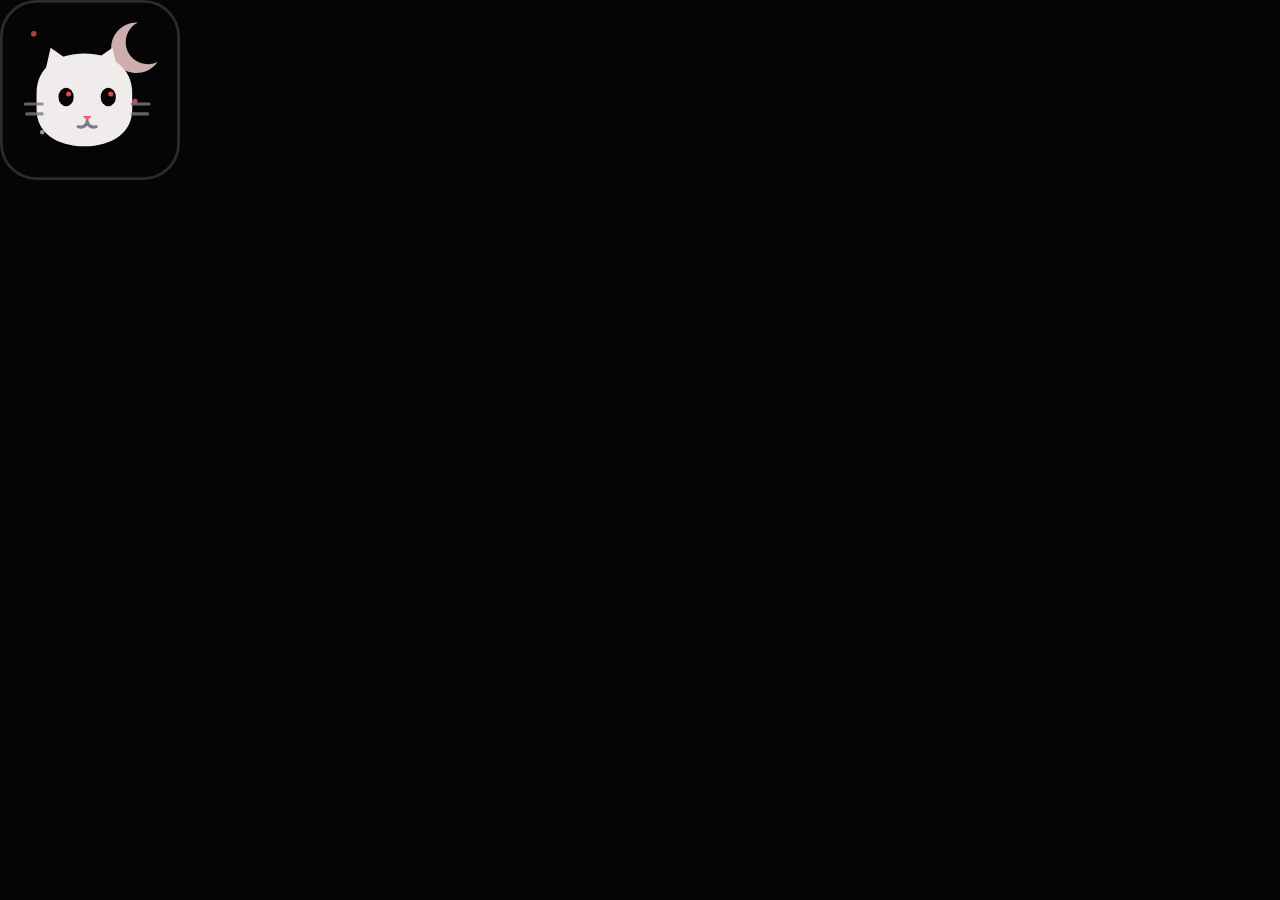
<file: tools/icon.html>
<!doctype html>
<html lang="en">
<head>
<meta charset="utf-8">
<title>kiyra icon</title>
<style>
  html, body { width: 180px; height: 180px; margin: 0; overflow: hidden; background: #050506; }
  img { display: block; width: 180px; height: 180px; }
</style>
</head>
<body>
  <img src="../site/assets/favicon.svg" alt="">
</body>
</html>
</file>
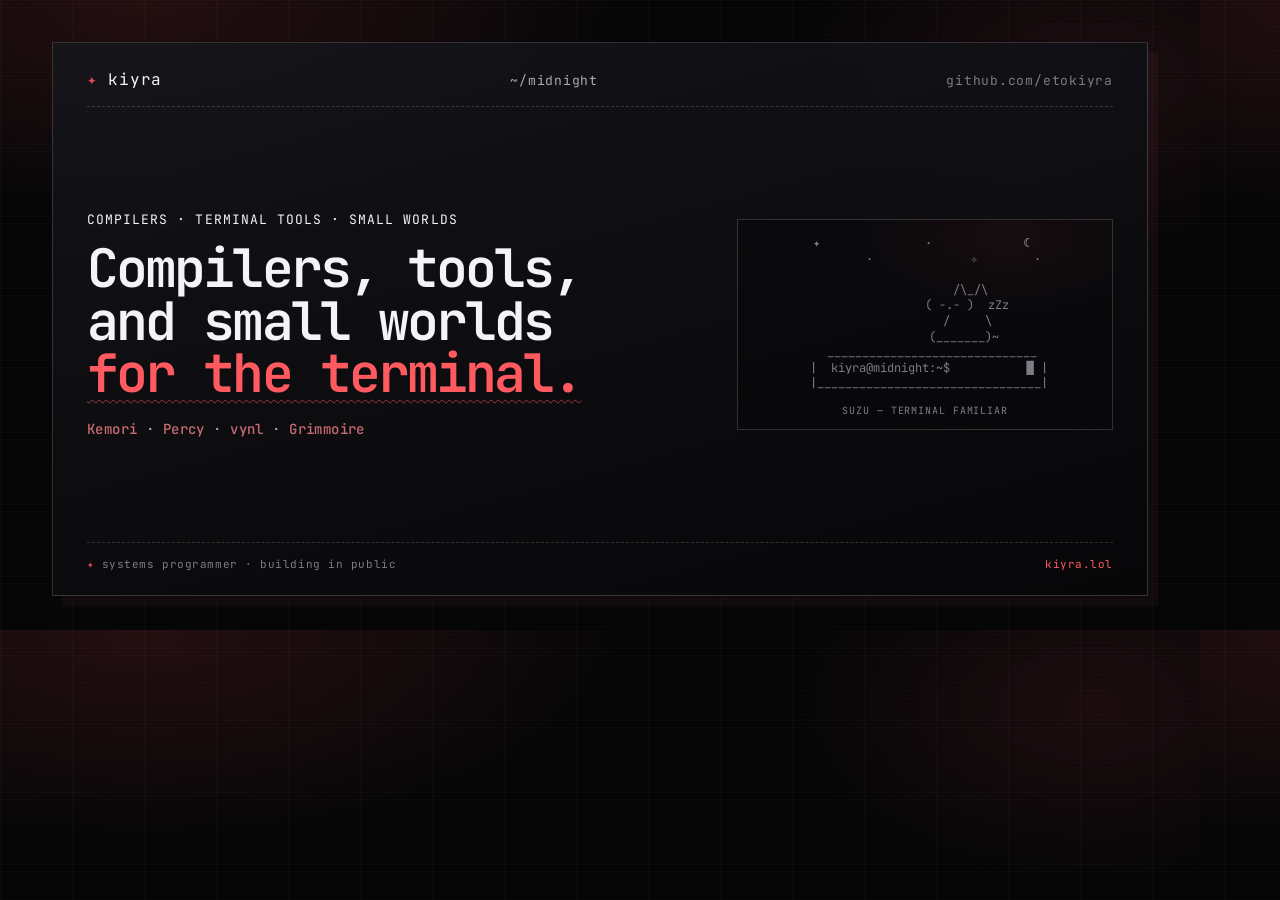
<file: tools/og-card.html>
<!doctype html>
<html lang="en">
<head>
<meta charset="utf-8">
<title>kiyra — social card</title>
<style>
  @font-face {
    font-family: "JetBrains Mono";
    font-style: normal;
    font-weight: 100 800;
    font-display: block;
    src: url("../site/assets/fonts/jetbrains-mono-latin-wght-normal.woff2") format("woff2");
  }
  :root {
    --ink: #050506;
    --text: #f5f3f8;
    --muted: #ada8b6;
    --dim: #7f7a88;
    --lav: #c96b72;
    --pink: #ff5a5f;
    --mint: #f5f5f5;
    --red: #e5484d;
    --gold: #e0bcbc;
    --line: rgba(255, 255, 255, 0.16);
    --mono: "JetBrains Mono", "Cascadia Code", "SFMono-Regular", ui-monospace,
      Menlo, Consolas, "DejaVu Sans Mono", monospace;
    --sans: "Inter", "Avenir Next", "Segoe UI", system-ui, sans-serif;
  }
  * { box-sizing: border-box; }
  html, body {
    width: 1200px;
    height: 630px;
    margin: 0;
    overflow: hidden;
  }
  body {
    padding: 42px 52px 34px;
    background:
      linear-gradient(rgba(255, 255, 255, 0.018) 1px, transparent 1px),
      linear-gradient(90deg, rgba(255, 255, 255, 0.018) 1px, transparent 1px),
      radial-gradient(ellipse 60% 50% at 12% 0%, rgba(229, 72, 77, 0.14), transparent 68%),
      radial-gradient(ellipse 36% 40% at 91% 12%, rgba(255, 77, 94, 0.09), transparent 72%),
      var(--ink);
    background-size: 72px 72px, 72px 72px, auto, auto, auto;
    color: var(--text);
    font-family: var(--sans);
  }
  body::before {
    content: "";
    position: fixed;
    inset: 0;
    background: repeating-linear-gradient(to bottom, transparent 0 3px, rgba(255,255,255,0.015) 3px 4px);
    pointer-events: none;
  }
  .card {
    position: relative;
    display: grid;
    grid-template-rows: auto 1fr auto;
    height: 100%;
    padding: 26px 34px 24px;
    border: 1px solid var(--line);
    background: linear-gradient(165deg, rgba(22, 22, 27, 0.9), rgba(7, 7, 9, 0.94));
    box-shadow: 10px 10px 0 rgba(201, 107, 114, 0.06);
  }
  header {
    display: flex;
    justify-content: space-between;
    align-items: baseline;
    padding-bottom: 16px;
    border-bottom: 1px dashed var(--line);
    color: var(--dim);
    font-family: var(--mono);
    font-size: 13px;
    letter-spacing: 0.06em;
  }
  header .brand { color: var(--text); font-size: 16px; }
  header .brand span { color: var(--red); }
  header .path { color: var(--muted); }
  main {
    display: grid;
    grid-template-columns: minmax(0, 1.25fr) minmax(0, 0.75fr);
    align-items: center;
    gap: 24px;
    min-height: 0;
  }
  .eyebrow {
    margin: 0 0 14px;
    color: var(--mint);
    font-family: var(--mono);
    font-size: 13px;
    letter-spacing: 0.08em;
    text-transform: uppercase;
  }
  h1 {
    margin: 0 0 20px;
    font-family: var(--mono);
    font-size: 53px;
    font-weight: 600;
    line-height: 0.99;
    letter-spacing: -0.055em;
  }
  h1 em {
    color: var(--pink);
    font-style: normal;
    text-decoration: underline;
    text-decoration-style: wavy;
    text-decoration-thickness: 1px;
    text-underline-offset: 7px;
    text-decoration-color: rgba(255, 90, 95, 0.55);
  }
  .sub {
    margin: 0;
    color: var(--muted);
    font-family: var(--mono);
    font-size: 14px;
    letter-spacing: 0.03em;
  }
  .sub b { color: var(--lav); font-weight: 500; }
  .art-wrap {
    align-self: center;
    border: 1px solid var(--line);
    background:
      radial-gradient(ellipse 70% 60% at 72% 8%, rgba(122, 38, 43, 0.12), transparent 62%),
      rgba(8, 8, 10, 0.62);
    padding: 16px 8px 12px;
  }
  pre {
    margin: 0;
    color: var(--lav);
    font-family: var(--mono);
    font-size: 12px;
    line-height: 1.3;
    text-align: center;
  }
  .stars { color: var(--dim); }
  .moon { color: var(--gold); }
  .pink { color: var(--pink); }
  .mint { color: var(--mint); }
  .dim { color: var(--dim); }
  .art-wrap p {
    margin: 12px 0 0;
    color: var(--dim);
    font-family: var(--mono);
    font-size: 10px;
    letter-spacing: 0.09em;
    text-align: center;
    text-transform: uppercase;
  }
  footer {
    display: flex;
    justify-content: space-between;
    align-items: baseline;
    padding-top: 14px;
    border-top: 1px dashed var(--line);
    color: var(--dim);
    font-family: var(--mono);
    font-size: 11px;
    letter-spacing: 0.05em;
  }
  footer .link { color: var(--pink); }
  footer .mark { color: var(--red); }
</style>
</head>
<body>
  <div class="card">
    <header>
      <span class="brand"><span>✦</span> kiyra</span>
      <span class="path">~/midnight</span>
      <span>github.com/etokiyra</span>
    </header>

    <main>
      <div>
        <p class="eyebrow">compilers · terminal tools · small worlds</p>
        <h1>Compilers, tools,<br>and small worlds<br><em>for the terminal.</em></h1>
        <p class="sub"><b>Kemori</b> · <b>Percy</b> · <b>vynl</b> · <b>Grimmoire</b></p>
      </div>

      <div class="art-wrap">
        <pre><span class="dim">  ✦               ·             </span><span class="moon">☾</span><span class="dim">   </span>
<span class="dim">        ·              ✧        ·</span>

<span class="stars">             /\_/\
            ( -.- )  zZz
            /     \
           (_______)~</span>
<span class="dim">  ______________________________
 |  kiyra@midnight:~$           █ |
 |________________________________|</span></pre>
        <p>suzu — terminal familiar</p>
      </div>
    </main>

    <footer>
      <span><span class="mark">✦</span> systems programmer · building in public</span>
      <span class="link">kiyra.lol</span>
    </footer>
  </div>
</body>
</html>
</file>
<file: site/assets/css/style.css>
/* ==========================================================================
   kiyra — little worlds for the terminal
   A hand-built midnight room. No frameworks, no external assets.
   ========================================================================== */

@font-face {
  font-family: "JetBrains Mono";
  font-style: normal;
  font-weight: 100 800;
  font-display: swap;
  src: url("../fonts/jetbrains-mono-latin-wght-normal.woff2") format("woff2");
}

@font-face {
  font-family: "Inter";
  font-style: normal;
  font-weight: 100 900;
  font-display: swap;
  src: url("../fonts/inter-latin-wght-normal.woff2") format("woff2");
}

:root {
  --ink: #050506;
  --ink-soft: #09090b;
  --panel: #101014;
  --panel-2: #16161b;
  --text: #f5f3f8;
  --muted: #ada8b6;
  --dim: #7f7a88;
  /* The accent system is one family: red and its rose/grey derivatives.
     --lav/--pink/--gold are legacy aliases kept so the older rules stay readable. */
  --lav: #c96b72;
  --lav-soft: #e0a3a7;
  --pink: #ff5a5f;
  --pink-soft: #ff9498;
  --mint: #f5f5f5;
  --gold: #e0bcbc;
  --line: rgba(255, 255, 255, 0.09);
  --line-strong: rgba(255, 255, 255, 0.2);
  --mono: "JetBrains Mono", "Cascadia Code", "Cascadia Mono", "SFMono-Regular",
    ui-monospace, Menlo, Consolas, "DejaVu Sans Mono", monospace;
  --sans: "Inter", "Avenir Next", "Segoe UI", system-ui, -apple-system,
    BlinkMacSystemFont, "Helvetica Neue", Arial, sans-serif;
  --serif: "Iowan Old Style", "Palatino Linotype", "Book Antiqua", Palatino,
    Georgia, serif;
  --red: #e5484d;
  --red-soft: #ff7a7f;
  --deep-red: #7a262b;
  --page: 1180px;
  --pad: clamp(20px, 4.2vw, 56px);
  --header-h: 64px;
}

*,
*::before,
*::after {
  box-sizing: border-box;
}

html {
  scroll-behavior: smooth;
  scroll-padding-top: calc(var(--header-h) + 18px);
  scrollbar-gutter: stable;
  scrollbar-color: rgba(255, 255, 255, 0.18) #050506;
  scrollbar-width: thin;
}

body {
  margin: 0;
  min-width: 280px;
  overflow-x: clip;
  background-color: var(--ink);
  background-image:
    linear-gradient(rgba(255, 255, 255, 0.018) 1px, transparent 1px),
    linear-gradient(90deg, rgba(255, 255, 255, 0.018) 1px, transparent 1px),
    radial-gradient(ellipse 68% 46% at 14% -2%, rgba(122, 38, 43, 0.11), transparent 68%),
    radial-gradient(ellipse 42% 32% at 88% 15%, rgba(229, 72, 77, 0.055), transparent 72%),
    radial-gradient(ellipse 64% 44% at 50% 105%, rgba(255, 90, 95, 0.04), transparent 72%);
  background-size: 72px 72px, 72px 72px, auto, auto, auto;
  background-attachment: fixed;
  color: var(--text);
  font-family: var(--sans);
  font-size: 16px;
  line-height: 1.7;
  -webkit-font-smoothing: antialiased;
  text-rendering: optimizeLegibility;
}

body::before {
  content: "";
  position: fixed;
  inset: 0;
  z-index: 20;
  pointer-events: none;
  background: repeating-linear-gradient(
    to bottom,
    transparent 0,
    transparent 3px,
    rgba(255, 255, 255, 0.012) 3px,
    rgba(255, 255, 255, 0.012) 4px
  );
  opacity: 0.55;
}

::selection {
  background: var(--lav);
  color: var(--ink);
}

img,
svg {
  display: block;
  max-width: 100%;
}

a {
  color: inherit;
}

p,
h1,
h2,
h3,
blockquote,
figure {
  margin-top: 0;
}

h1,
h2,
h3 {
  text-wrap: balance;
}

button {
  font: inherit;
}

code,
pre,
.mono {
  font-family: var(--mono);
  font-variant-ligatures: none;
}

.mono {
  color: var(--lav);
  font-size: 0.92em;
}

[hidden] {
  display: none !important;
}

:focus-visible {
  outline: 2px solid var(--mint);
  outline-offset: 3px;
  border-radius: 1px;
}

.sr-only {
  position: absolute;
  width: 1px;
  height: 1px;
  padding: 0;
  margin: -1px;
  overflow: hidden;
  clip: rect(0, 0, 0, 0);
  white-space: nowrap;
  border: 0;
}

.skip-link {
  position: fixed;
  top: 12px;
  left: 12px;
  z-index: 100;
  padding: 11px 16px;
  border: 1px solid var(--mint);
  background: var(--ink);
  color: var(--mint);
  font-family: var(--mono);
  font-size: 12px;
  text-decoration: none;
  transform: translateY(-180%);
  transition: transform 160ms ease;
}

.skip-link:focus {
  transform: translateY(0);
}

.shell {
  width: min(100%, calc(var(--page) + (var(--pad) * 2)));
  margin-inline: auto;
  padding-inline: var(--pad);
}

/* --------------------------------------------------------------------------
   Header
   -------------------------------------------------------------------------- */

.site-header {
  position: sticky;
  top: 0;
  z-index: 30;
  border-bottom: 1px solid var(--line);
  background: rgba(7, 8, 16, 0.78);
  -webkit-backdrop-filter: blur(14px);
  backdrop-filter: blur(14px);
}

.header-inner {
  display: flex;
  align-items: center;
  justify-content: space-between;
  gap: clamp(12px, 2vw, 28px);
  min-height: var(--header-h);
}

.brand {
  display: inline-flex;
  align-items: baseline;
  gap: 8px;
  flex: none;
  color: var(--text);
  font-family: var(--mono);
  text-decoration: none;
}

.brand-mark {
  color: var(--pink);
  font-size: 13px;
  transition: transform 320ms ease;
}

.brand:hover .brand-mark {
  transform: rotate(45deg) scale(1.2);
}

.brand-name {
  font-size: 15px;
  font-weight: 600;
  letter-spacing: 0.02em;
}

.brand-path {
  color: var(--dim);
  font-size: 10px;
  letter-spacing: 0.03em;
}

.primary-nav {
  min-width: 0;
}

.nav-list {
  display: flex;
  align-items: center;
  gap: clamp(12px, 2.2vw, 28px);
  margin: 0;
  padding: 0;
  list-style: none;
}

.nav-list a {
  position: relative;
  display: inline-block;
  padding-block: 4px;
  color: var(--muted);
  font-family: var(--mono);
  font-size: 11.5px;
  text-decoration: none;
  white-space: nowrap;
  transition: color 160ms ease;
}

.nav-list a::after {
  content: "";
  position: absolute;
  right: 0;
  bottom: 0;
  left: 0;
  height: 1px;
  background: var(--pink);
  transform: scaleX(0);
  transform-origin: right;
  transition: transform 220ms ease;
}

.nav-list a:hover,
.nav-list a.is-active {
  color: var(--text);
}

.nav-list a:hover::after,
.nav-list a.is-active::after {
  transform: scaleX(1);
  transform-origin: left;
}

.nav-num {
  margin-right: 3px;
  color: var(--dim);
  font-size: 8px;
  vertical-align: super;
}

.nav-list .nav-github {
  color: var(--pink);
}

.nav-list .nav-github::after {
  background: var(--pink);
}

.header-status {
  display: inline-flex;
  align-items: center;
  gap: 7px;
  flex: none;
  margin: 0;
  color: var(--dim);
  font-family: var(--mono);
  font-size: 9.5px;
  letter-spacing: 0.11em;
  text-transform: uppercase;
}

.status-dot {
  width: 5px;
  height: 5px;
  border-radius: 50%;
  background: var(--red);
  box-shadow: 0 0 10px rgba(229, 72, 77, 0.7);
}

/* --------------------------------------------------------------------------
   Hero
   -------------------------------------------------------------------------- */

.hero {
  position: relative;
  isolation: isolate;
  overflow: clip;
  padding-block: clamp(56px, 8.5vh, 108px) clamp(68px, 9vw, 118px);
}

.hero::after {
  content: "";
  position: absolute;
  right: -10%;
  bottom: -38%;
  z-index: -1;
  width: 60vw;
  height: 60vw;
  border-radius: 50%;
  background: radial-gradient(circle, rgba(122, 38, 43, 0.08), transparent 64%);
  pointer-events: none;
}

.hero-stars {
  position: absolute;
  inset: 0;
  z-index: -1;
  overflow: hidden;
  pointer-events: none;
}

.hero-stars span {
  position: absolute;
  top: var(--y);
  left: var(--x);
  width: var(--size);
  height: var(--size);
  border-radius: 50%;
  background: var(--lav);
  opacity: 0.2;
  animation: twinkle 6.5s ease-in-out infinite;
  animation-delay: var(--delay);
}

@keyframes twinkle {
  0%,
  100% {
    opacity: 0.12;
    transform: scale(0.85);
  }
  50% {
    opacity: 0.72;
    transform: scale(1);
  }
}

.hero-grid {
  display: grid;
  grid-template-columns: minmax(0, 1.06fr) minmax(300px, 0.84fr);
  align-items: center;
  gap: clamp(36px, 6.5vw, 88px);
}

.hero-copy {
  min-width: 0;
}

.eyebrow {
  display: flex;
  align-items: center;
  flex-wrap: wrap;
  gap: 2px;
  margin-bottom: clamp(22px, 3vw, 34px);
  color: var(--dim);
  font-family: var(--mono);
  font-size: 10.5px;
  letter-spacing: 0.055em;
}

.prompt {
  margin-right: 8px;
  color: var(--mint);
}

.cursor {
  margin-left: 2px;
  color: var(--pink);
  animation: blink 1.15s steps(1, end) infinite;
}

@keyframes blink {
  0%,
  48% {
    opacity: 1;
  }
  49%,
  100% {
    opacity: 0;
  }
}

.hero h1 {
  margin-bottom: clamp(24px, 3.4vw, 38px);
  font-family: var(--mono);
  font-size: clamp(2.55rem, 4.55vw, 4rem);
  font-weight: 600;
  line-height: 0.98;
  letter-spacing: -0.06em;
}

.h1-line {
  display: block;
}

.accent {
  color: var(--pink);
  text-decoration: underline;
  text-decoration-color: rgba(255, 90, 95, 0.55);
  text-decoration-style: wavy;
  text-decoration-thickness: 1px;
  text-underline-offset: 0.14em;
}

.hero-lede {
  max-width: 54ch;
  margin-bottom: 26px;
  color: var(--muted);
  font-size: clamp(0.98rem, 1.1vw, 1.06rem);
  line-height: 1.75;
}

.hero-lede strong {
  color: var(--text);
  font-weight: 600;
}

.interest-line {
  display: flex;
  flex-wrap: wrap;
  margin: 0 0 32px;
  padding: 0;
  list-style: none;
  color: var(--lav-soft);
  font-family: var(--mono);
  font-size: 10.5px;
  letter-spacing: 0.025em;
}

.interest-line li {
  display: inline-flex;
  align-items: center;
}

.interest-line li:not(:last-child)::after {
  content: "·";
  margin-inline: 0.7em;
  color: var(--dim);
}

.hero-actions {
  display: flex;
  align-items: center;
  flex-wrap: wrap;
  gap: 18px 24px;
  margin-bottom: 30px;
}

.button {
  display: inline-flex;
  align-items: center;
  gap: 10px;
  padding: 12px 17px;
  border: 1px solid var(--line-strong);
  border-radius: 2px;
  font-family: var(--mono);
  font-size: 11.5px;
  line-height: 1.2;
  text-decoration: none;
  transition:
    background-color 180ms ease,
    border-color 180ms ease,
    color 180ms ease,
    transform 180ms ease,
    box-shadow 180ms ease;
}

.button-primary {
  border-color: var(--lav);
  background: rgba(201, 107, 114, 0.06);
  color: var(--text);
  box-shadow: 3px 3px 0 rgba(201, 107, 114, 0.08);
}

.button-primary:hover {
  background: var(--lav);
  color: var(--ink);
  transform: translateY(-2px);
  box-shadow: 4px 6px 0 rgba(201, 107, 114, 0.12);
}

.text-link {
  color: var(--muted);
  font-family: var(--mono);
  font-size: 11.5px;
  text-decoration: none;
  border-bottom: 1px dashed var(--line-strong);
  padding-bottom: 3px;
  transition: color 160ms ease, border-color 160ms ease;
}

.text-link:hover {
  color: var(--pink);
  border-color: var(--pink);
}

.hero-footnote {
  margin: 0;
  color: var(--dim);
  font-family: var(--mono);
  font-size: 9.5px;
  letter-spacing: 0.025em;
}

.footnote-mark {
  margin-right: 5px;
  color: var(--gold);
}

.hero-footnote a {
  color: var(--lav-soft);
  text-decoration: underline;
  text-decoration-style: dotted;
  text-underline-offset: 3px;
}

.hero-footnote a:hover {
  color: var(--lav);
}

/* Mascot window */

.mascot-stage {
  position: relative;
  min-width: 0;
}

.mascot-window {
  position: relative;
  overflow: hidden;
  border: 1px solid var(--line-strong);
  border-radius: 3px;
  background:
    radial-gradient(ellipse 70% 55% at 74% 10%, rgba(201, 107, 114, 0.08), transparent 60%),
    linear-gradient(170deg, var(--panel-2), #0a0a0d 82%);
  box-shadow:
    0 28px 80px rgba(0, 0, 0, 0.34),
    9px 9px 0 rgba(201, 107, 114, 0.035);
}

.mascot-window::after {
  content: "";
  position: absolute;
  inset: 0;
  pointer-events: none;
  background: linear-gradient(125deg, rgba(255, 255, 255, 0.035), transparent 26%);
}

.window-bar {
  display: flex;
  align-items: center;
  justify-content: space-between;
  gap: 14px;
  padding: 9px 12px;
  border-bottom: 1px solid var(--line);
  background: rgba(7, 8, 16, 0.35);
  color: var(--dim);
  font-family: var(--mono);
  font-size: 9.5px;
  letter-spacing: 0.045em;
}

.window-title {
  display: inline-flex;
  align-items: center;
  gap: 8px;
  color: var(--lav-soft);
}

.window-dot {
  width: 5px;
  height: 5px;
  border-radius: 50%;
  background: var(--mint);
  box-shadow: 0 0 7px rgba(255, 255, 255, 0.7);
}

.window-body {
  position: relative;
  padding: clamp(16px, 3vw, 28px) clamp(12px, 2.4vw, 24px) 14px;
}

.mascot-art {
  width: max-content;
  max-width: 100%;
  margin: 0 auto;
  overflow-x: auto;
  color: var(--lav);
  font-family: var(--mono);
  font-size: clamp(8px, 1.15vw, 14px);
  line-height: 1.3;
  white-space: pre;
  scrollbar-width: thin;
  scrollbar-color: var(--line-strong) transparent;
}

.art-stars {
  color: var(--dim);
}

.art-moon {
  color: var(--gold);
  text-shadow: 0 0 14px rgba(201, 107, 114, 0.24);
}

.art-star {
  color: var(--pink);
}

.art-heart {
  color: var(--pink);
  text-shadow: 0 0 10px rgba(255, 90, 95, 0.45);
}

.art-cat {
  color: var(--lav);
  text-shadow: 0 0 16px rgba(201, 107, 114, 0.18);
}

#suzu-mouth-row.is-hidden {
  color: transparent;
  text-shadow: none;
}

.art-sill {
  color: var(--dim);
}

.mascot-caption {
  display: flex;
  align-items: center;
  justify-content: space-between;
  gap: 16px;
  margin-top: 18px;
  padding-top: 12px;
  border-top: 1px solid var(--line);
}

.mascot-status {
  margin: 0;
  color: var(--dim);
  font-family: var(--mono);
  font-size: 9.5px;
  letter-spacing: 0.025em;
}

.pet-sparks {
  position: absolute;
  inset: 22% 8% 28%;
  overflow: hidden;
  pointer-events: none;
}

.pet-sparks span {
  position: absolute;
  color: var(--pink);
  font-family: var(--mono);
  font-size: 12px;
  opacity: 0;
}

.pet-sparks span:nth-child(1) {
  top: 48%;
  left: 20%;
}

.pet-sparks span:nth-child(2) {
  top: 34%;
  right: 18%;
}

.pet-sparks span:nth-child(3) {
  top: 66%;
  left: 34%;
}

.pet-sparks span:nth-child(4) {
  top: 20%;
  left: 55%;
}

.is-petted .pet-sparks span {
  animation: sparkle 1.4s ease-out;
}

.is-petted .pet-sparks span:nth-child(2) {
  animation-delay: 90ms;
}

.is-petted .pet-sparks span:nth-child(3) {
  animation-delay: 170ms;
}

.is-petted .pet-sparks span:nth-child(4) {
  animation-delay: 260ms;
}

@keyframes sparkle {
  0% {
    opacity: 0;
    transform: translateY(6px) scale(0.7);
  }
  18% {
    opacity: 1;
  }
  100% {
    opacity: 0;
    transform: translateY(-24px) scale(1.1);
  }
}

.window-foot {
  display: flex;
  align-items: center;
  justify-content: center;
  gap: 10px;
  padding: 8px 12px;
  border-top: 1px dashed var(--line);
  color: var(--dim);
  font-family: var(--mono);
  font-size: 8.5px;
  letter-spacing: 0.08em;
  text-align: center;
  text-transform: uppercase;
}

.window-foot span {
  color: var(--pink);
}

.stage-note {
  margin: 12px 0 0;
  color: var(--dim);
  font-family: var(--mono);
  font-size: 8.5px;
  letter-spacing: 0.12em;
  text-align: right;
}

/* --------------------------------------------------------------------------
   Shared section shell
   -------------------------------------------------------------------------- */

.section {
  padding-block: clamp(64px, 9vw, 112px);
  border-top: 1px solid var(--line);
  scroll-margin-top: calc(var(--header-h) + 18px);
}

.section-grid {
  display: grid;
  grid-template-columns: 146px minmax(0, 1fr);
  gap: clamp(28px, 5vw, 72px);
  align-items: start;
}

.section-label {
  position: sticky;
  top: calc(var(--header-h) + 30px);
}

.section-kicker {
  margin: 0;
  color: var(--lav);
  font-family: var(--mono);
  font-size: 10px;
  letter-spacing: 0.11em;
  text-transform: uppercase;
}

.section-kicker span {
  margin-right: 4px;
  color: var(--pink);
}

.section-aside {
  max-width: 16ch;
  margin: 10px 0 0;
  color: var(--dim);
  font-family: var(--mono);
  font-size: 9.5px;
  line-height: 1.55;
  letter-spacing: 0.02em;
}

.section-content {
  min-width: 0;
}

.section-intro {
  margin-bottom: clamp(34px, 4.5vw, 54px);
}

.section-intro h2,
.prose h2 {
  margin-bottom: 22px;
  font-family: var(--mono);
  font-size: clamp(2rem, 3.55vw, 3.15rem);
  font-weight: 600;
  line-height: 1.04;
  letter-spacing: -0.05em;
}

.section-intro > p {
  max-width: 62ch;
  margin-bottom: 0;
  color: var(--muted);
  font-size: 0.98rem;
  line-height: 1.8;
}

/* --------------------------------------------------------------------------
   About
   -------------------------------------------------------------------------- */

.about-grid {
  display: grid;
  grid-template-columns: minmax(0, 1.32fr) minmax(225px, 0.62fr);
  gap: clamp(32px, 5vw, 64px);
  align-items: start;
}

.prose p {
  max-width: 63ch;
  margin-bottom: 19px;
  color: var(--muted);
  font-size: 0.98rem;
  line-height: 1.82;
}

.prose p:last-child {
  margin-bottom: 0;
}

.pull-quote {
  max-width: 30ch;
  margin: clamp(30px, 4vw, 44px) 0 0;
  padding-left: clamp(18px, 2.5vw, 26px);
  border-left: 1px solid var(--pink);
}

.pull-quote p {
  margin: 0;
  color: var(--text);
  font-family: var(--serif);
  font-size: clamp(1.28rem, 1.9vw, 1.62rem);
  font-style: italic;
  line-height: 1.42;
  letter-spacing: -0.01em;
}

.why-note {
  position: sticky;
  top: calc(var(--header-h) + 32px);
  border: 1px solid var(--line);
  border-radius: 2px;
  background: linear-gradient(160deg, rgba(18, 22, 41, 0.85), rgba(10, 12, 24, 0.85));
  box-shadow: 5px 5px 0 rgba(201, 107, 114, 0.035);
  font-family: var(--mono);
}

.note-bar {
  padding: 8px 12px;
  border-bottom: 1px solid var(--line);
  color: var(--dim);
  font-size: 9px;
  letter-spacing: 0.06em;
}

.note-bar span {
  margin-right: 5px;
  color: var(--pink);
}

.note-body {
  padding: 16px;
  color: var(--dim);
  font-size: 10px;
  line-height: 1.8;
}

.note-body p {
  margin: 0;
}

.note-output {
  margin: 12px 0 18px;
  color: var(--lav);
  font-size: 11.5px;
  line-height: 1.75;
}

.note-small {
  padding-top: 13px;
  border-top: 1px dashed var(--line);
  font-size: 9px;
  line-height: 1.7;
}

/* --------------------------------------------------------------------------
   Projects
   -------------------------------------------------------------------------- */

.project-list {
  min-width: 0;
}

.project {
  display: grid;
  grid-template-columns: minmax(0, 1.08fr) minmax(270px, 0.78fr);
  gap: clamp(30px, 5vw, 68px);
  align-items: center;
  padding-block: clamp(42px, 6vw, 72px);
}

.project + .project {
  border-top: 1px dashed var(--line);
}

.project:first-child {
  padding-top: 8px;
}

.project-flip .project-copy {
  order: 2;
}

.project-flip .project-visual {
  order: 1;
}

.project-copy {
  min-width: 0;
}

.project-meta {
  display: flex;
  align-items: center;
  flex-wrap: wrap;
  gap: 8px 12px;
  margin-bottom: 16px;
  color: var(--dim);
  font-family: var(--mono);
  font-size: 8.5px;
  letter-spacing: 0.09em;
  text-transform: uppercase;
}

.project-index {
  padding: 2px 6px;
  border: 1px solid var(--line-strong);
  color: var(--pink);
  letter-spacing: 0.06em;
}

.project-status {
  margin-left: auto;
  color: var(--mint);
}

.project-status::before {
  content: "";
  display: inline-block;
  width: 4px;
  height: 4px;
  margin-right: 6px;
  border-radius: 50%;
  background: currentColor;
  vertical-align: 1px;
}

.project h3 {
  margin-bottom: 8px;
  font-family: var(--mono);
  font-size: clamp(1.9rem, 3.2vw, 2.7rem);
  font-weight: 600;
  line-height: 1;
  letter-spacing: -0.045em;
}

.project-kicker {
  margin-bottom: 18px;
  color: var(--pink);
  font-family: var(--serif);
  font-size: 1.1rem;
  font-style: italic;
  line-height: 1.45;
}

.project-copy > p:not(.project-kicker) {
  max-width: 60ch;
  margin-bottom: 15px;
  color: var(--muted);
  font-size: 0.94rem;
  line-height: 1.78;
}

.detail-list {
  display: grid;
  gap: 9px;
  margin: 20px 0 0;
  padding: 0;
  list-style: none;
}

.detail-list li {
  display: flex;
  align-items: baseline;
  gap: 9px;
  max-width: 64ch;
  color: var(--dim);
  font-family: var(--mono);
  font-size: 10.5px;
  line-height: 1.65;
}

.detail-list li span[aria-hidden] {
  flex: none;
  color: var(--lav-soft);
}

.project-foot {
  display: flex;
  align-items: flex-end;
  justify-content: space-between;
  flex-wrap: wrap;
  gap: 14px 20px;
  margin-top: 24px;
  padding-top: 15px;
  border-top: 1px solid var(--line);
}

.tech-list {
  display: flex;
  flex-wrap: wrap;
  gap: 0;
  margin: 0;
  padding: 0;
  list-style: none;
  color: var(--dim);
  font-family: var(--mono);
  font-size: 8.5px;
  letter-spacing: 0.07em;
  text-transform: uppercase;
}

.tech-list li:not(:last-child)::after {
  content: "/";
  margin-inline: 0.65em;
  color: var(--line-strong);
}

.project-link {
  color: var(--pink);
  font-family: var(--mono);
  font-size: 10.5px;
  text-decoration: none;
  border-bottom: 1px solid var(--line-strong);
  padding-bottom: 2px;
  transition: color 160ms ease, border-color 160ms ease;
}

.project-link:hover {
  color: var(--red);
  border-color: var(--red);
}

.project-visual {
  min-width: 0;
}

.term {
  position: relative;
  overflow: hidden;
  border: 1px solid var(--line-strong);
  border-radius: 2px;
  background: linear-gradient(165deg, rgba(18, 22, 41, 0.92), rgba(8, 10, 18, 0.96));
  box-shadow: 7px 7px 0 rgba(201, 107, 114, 0.035);
  transition: border-color 220ms ease, transform 220ms ease;
}

.term:hover {
  border-color: rgba(201, 107, 114, 0.45);
  transform: translateY(-2px);
}

.term-bar {
  display: flex;
  align-items: center;
  justify-content: space-between;
  gap: 12px;
  padding: 7px 10px;
  border-bottom: 1px solid var(--line);
  background: rgba(7, 8, 16, 0.32);
  color: var(--dim);
  font-family: var(--mono);
  font-size: 8.5px;
  letter-spacing: 0.045em;
}

.term-title {
  color: var(--lav-soft);
}

.term pre {
  margin: 0;
  padding: clamp(15px, 2.4vw, 22px) clamp(11px, 2vw, 20px);
  overflow-x: auto;
  color: var(--muted);
  font-family: var(--mono);
  font-size: clamp(7.5px, 1vw, 10.5px);
  line-height: 1.45;
  white-space: pre;
  scrollbar-width: thin;
  scrollbar-color: var(--line-strong) transparent;
}

.term-accent {
  color: var(--lav);
}

.term-rule {
  color: var(--line-strong);
}

.term-mint {
  color: var(--mint);
}

.term-pink {
  color: var(--pink);
}

.term-dim {
  color: #7f7a88;
}

.term-vynl pre {
  color: var(--lav-soft);
}

.term-vynl .term-mint {
  color: var(--mint);
}

.term-vynl .term-mint.spec {
  color: var(--red);
}

.term-grimmoire pre {
  color: var(--muted);
  background: radial-gradient(ellipse at 50% 40%, rgba(122, 38, 43, 0.07), transparent 70%);
}

.figcaption {
  margin: 10px 0 0;
  color: var(--dim);
  font-family: var(--mono);
  font-size: 8.5px;
  line-height: 1.5;
  letter-spacing: 0.025em;
  text-align: right;
}

/* --------------------------------------------------------------------------
   Side projects — smaller repos, deliberately smaller mention
   -------------------------------------------------------------------------- */

.side-projects {
  margin-top: clamp(40px, 6vw, 60px);
}

.side-head {
  display: flex;
  align-items: baseline;
  justify-content: space-between;
  flex-wrap: wrap;
  gap: 8px 18px;
  padding-bottom: 12px;
  border-bottom: 1px solid var(--line);
  font-family: var(--mono);
}

.side-title {
  margin: 0;
  color: var(--lav);
  font-size: 10.5px;
  letter-spacing: 0.04em;
}

.side-title span {
  margin-right: 8px;
  color: var(--pink);
}

.side-note {
  margin: 0;
  color: var(--dim);
  font-size: 8.5px;
  letter-spacing: 0.03em;
}

.side-grid {
  display: grid;
  grid-template-columns: repeat(2, minmax(0, 1fr));
  gap: 16px;
  margin-top: 18px;
}

.side-card {
  display: flex;
  flex-direction: column;
  padding: 16px 18px 15px;
  border: 1px solid var(--line);
  border-radius: 2px;
  background: linear-gradient(165deg, rgba(18, 22, 41, 0.5), rgba(9, 11, 22, 0.62));
  box-shadow: 4px 4px 0 rgba(201, 107, 114, 0.03);
  transition: border-color 180ms ease;
}

.side-card:hover {
  border-color: var(--line-strong);
}

.side-meta {
  display: flex;
  align-items: baseline;
  gap: 12px;
  margin: 0 0 12px;
  color: var(--dim);
  font-family: var(--mono);
  font-size: 8.5px;
  letter-spacing: 0.07em;
  text-transform: uppercase;
}

.side-index {
  color: var(--pink);
}

.side-card h3 {
  margin: 0 0 4px;
  color: var(--text);
  font-family: var(--mono);
  font-size: 14px;
  font-weight: 500;
  letter-spacing: -0.02em;
  transition: color 180ms ease;
}

.side-card:hover h3 {
  color: var(--lav);
}

.side-kicker {
  margin: 0 0 10px;
  color: var(--pink-soft);
  font-family: var(--serif);
  font-size: 0.92rem;
  font-style: italic;
  line-height: 1.45;
}

.side-card p:not(.side-kicker):not(.side-meta) {
  max-width: 58ch;
  margin: 0 0 12px;
  color: var(--muted);
  font-size: 0.87rem;
  line-height: 1.7;
}

.side-foot {
  display: flex;
  align-items: baseline;
  justify-content: space-between;
  flex-wrap: wrap;
  gap: 10px 18px;
  margin-top: auto;
  padding-top: 10px;
  border-top: 1px solid var(--line);
}

/* --------------------------------------------------------------------------
   Interests
   -------------------------------------------------------------------------- */

.interest-grid {
  display: grid;
  grid-template-columns: repeat(2, minmax(0, 1fr));
  column-gap: clamp(30px, 5vw, 64px);
  border-top: 1px solid var(--line);
}

.interest {
  display: grid;
  grid-template-columns: 38px minmax(0, 1fr);
  gap: 12px;
  padding: 24px 0 25px;
  border-bottom: 1px dashed var(--line);
}

.interest-mark {
  padding-top: 1px;
  color: var(--lav);
  font-family: var(--mono);
  font-size: 15px;
  line-height: 1.4;
}

.interest h3 {
  margin-bottom: 7px;
  color: var(--text);
  font-family: var(--mono);
  font-size: 12.5px;
  font-weight: 500;
  letter-spacing: 0.01em;
}

.interest p {
  max-width: 44ch;
  margin: 0;
  color: var(--muted);
  font-size: 0.9rem;
  line-height: 1.7;
}

.interest-ground {
  margin: 26px 0 0;
  padding-left: 14px;
  border-left: 1px solid var(--line-strong);
  color: var(--dim);
  font-family: var(--mono);
  font-size: 10px;
  line-height: 1.75;
}

.interest-ground span {
  margin-right: 6px;
  color: var(--pink);
}

/* --------------------------------------------------------------------------
   Notes
   -------------------------------------------------------------------------- */

.note-list {
  border-top: 1px solid var(--line);
  margin-bottom: clamp(38px, 5vw, 52px);
}

.note {
  display: grid;
  grid-template-columns: 42px minmax(0, 1fr);
  gap: 18px;
  padding: 26px 0;
  border-bottom: 1px dashed var(--line);
}

.note-index {
  margin: 2px 0 0;
  color: var(--pink);
  font-family: var(--mono);
  font-size: 9.5px;
  letter-spacing: 0.07em;
}

.note h3 {
  margin-bottom: 8px;
  color: var(--text);
  font-family: var(--mono);
  font-size: 14.5px;
  font-weight: 500;
  letter-spacing: -0.02em;
}

.note p:not(.note-index) {
  max-width: 65ch;
  margin: 0;
  color: var(--muted);
  font-size: 0.94rem;
  line-height: 1.78;
}

.desk {
  border: 1px solid var(--line);
  border-radius: 2px;
  background: linear-gradient(165deg, rgba(18, 22, 41, 0.72), rgba(9, 11, 22, 0.8));
  box-shadow: 5px 5px 0 rgba(201, 107, 114, 0.03);
}

.desk-head {
  display: flex;
  align-items: baseline;
  justify-content: space-between;
  flex-wrap: wrap;
  gap: 8px 16px;
  padding: 12px 16px;
  border-bottom: 1px dashed var(--line);
  font-family: var(--mono);
}

.desk-head p {
  margin: 0;
}

#desk-title {
  color: var(--lav);
  font-size: 11px;
}

.desk-note {
  color: var(--dim);
  font-size: 8.5px;
  letter-spacing: 0.03em;
}

.desk-list {
  margin: 0;
  padding: 0 16px;
  list-style: none;
}

.desk-list li {
  display: grid;
  grid-template-columns: 92px minmax(0, 1fr);
  gap: 16px;
  padding: 12px 0;
  border-bottom: 1px dashed var(--line);
  font-size: 0.88rem;
  line-height: 1.65;
}

.desk-list li:last-child {
  border-bottom: 0;
}

.desk-list a {
  align-self: start;
  color: var(--lav);
  font-family: var(--mono);
  font-size: 10.5px;
  text-decoration: none;
  border-bottom: 1px solid transparent;
  transition: color 160ms ease, border-color 160ms ease;
}

.desk-list a:hover {
  color: var(--pink);
  border-color: var(--pink);
}

.desk-list span {
  color: var(--dim);
}

/* --------------------------------------------------------------------------
   Interactions: progress bar, hero entrance, reveals
   -------------------------------------------------------------------------- */

.scroll-progress {
  position: absolute;
  right: 0;
  bottom: -2px;
  left: 0;
  height: 2px;
  pointer-events: none;
}

.scroll-progress span {
  display: block;
  width: 0;
  height: 100%;
  background: linear-gradient(90deg, var(--lav), var(--pink) 55%, var(--gold));
  opacity: 0.85;
}

@keyframes hero-rise {
  from {
    opacity: 0;
    transform: translateY(14px);
  }
  to {
    opacity: 1;
    transform: none;
  }
}

html.js .hero-copy > * {
  opacity: 0;
  animation: hero-rise 720ms cubic-bezier(0.2, 0.7, 0.2, 1) forwards;
}

html.js .hero-copy > *:nth-child(1) { animation-delay: 60ms; }
html.js .hero-copy > *:nth-child(2) { animation-delay: 130ms; }
html.js .hero-copy > *:nth-child(3) { animation-delay: 210ms; }
html.js .hero-copy > *:nth-child(4) { animation-delay: 290ms; }
html.js .hero-copy > *:nth-child(5) { animation-delay: 370ms; }
html.js .hero-copy > *:nth-child(6) { animation-delay: 450ms; }

html.js .mascot-window {
  opacity: 0;
  animation: hero-rise 820ms cubic-bezier(0.2, 0.7, 0.2, 1) 320ms forwards;
}

html.js .stage-note {
  opacity: 0;
  animation: hero-rise 700ms ease 520ms forwards;
}

html.js .reveal {
  opacity: 0;
  transform: translateY(18px);
  transition:
    opacity 700ms ease,
    transform 700ms cubic-bezier(0.2, 0.7, 0.2, 1);
  transition-delay: var(--rd, 0ms);
}

html.js .reveal.in {
  opacity: 1;
  transform: none;
}

/* --------------------------------------------------------------------------
   Suzu's console
   -------------------------------------------------------------------------- */

html.js .mascot-art {
  cursor: pointer;
}

.mascot-console {
  margin-top: 12px;
  border-top: 1px dashed var(--line);
  padding-top: 10px;
}

.console-out {
  display: flex;
  flex-direction: column;
  gap: 3px;
  max-height: 96px;
  overflow-y: auto;
  scrollbar-width: thin;
  scrollbar-color: var(--line-strong) transparent;
}

.console-out p {
  margin: 0;
  color: var(--dim);
  font-family: var(--mono);
  font-size: 9.5px;
  line-height: 1.55;
  overflow-wrap: anywhere;
  white-space: pre-wrap;
}

.console-out .c-in {
  color: var(--lav-soft);
}

.console-out .c-ok {
  color: var(--mint);
}

.console-out .c-pink {
  color: var(--pink-soft);
}

.console-out .c-dim {
  color: #7f7a88;
}

.console-out .cmd {
  color: var(--mint);
}

.console-form {
  display: flex;
  align-items: center;
  gap: 8px;
  margin-top: 8px;
}

.console-prompt {
  flex: none;
  color: var(--mint);
  font-family: var(--mono);
  font-size: 10px;
}

.console-input {
  flex: 1;
  min-width: 0;
  padding: 4px 0;
  border: 0;
  border-bottom: 1px solid var(--line);
  background: transparent;
  color: var(--text);
  caret-color: var(--pink);
  font-family: var(--mono);
  font-size: 11px;
  transition: border-color 160ms ease;
}

.console-input:focus {
  outline: none;
  border-bottom-color: var(--line-strong);
}

.console-input:focus-visible {
  outline: none;
}

.console-input::placeholder {
  color: #7f7a88;
}

@media (pointer: coarse) {
  .console-input {
    font-size: 16px;
    padding-block: 2px;
  }
}

/* --------------------------------------------------------------------------
   Care row: pet, feed, play, groom, laser
   -------------------------------------------------------------------------- */

.care-row {
  display: flex;
  flex-wrap: wrap;
  gap: 6px;
  margin-top: 12px;
  padding-top: 12px;
  border-top: 1px solid var(--line);
}

.care-button {
  flex: 1 1 auto;
  min-width: 0;
  padding: 6px 8px;
  border: 1px solid var(--line-strong);
  border-radius: 2px;
  background: transparent;
  color: var(--lav);
  font-family: var(--mono);
  font-size: 9.5px;
  line-height: 1.2;
  white-space: nowrap;
  cursor: pointer;
  transition:
    background-color 160ms ease,
    border-color 160ms ease,
    color 160ms ease,
    transform 120ms ease;
}

.care-button span[aria-hidden] {
  pointer-events: none;
}

.care-button:hover {
  border-color: var(--pink);
  background: rgba(255, 90, 95, 0.08);
  color: var(--pink);
}

.care-button[data-care="feed"]:hover {
  border-color: var(--mint);
  background: rgba(255, 255, 255, 0.08);
  color: var(--mint);
}

.care-button[data-care="play"]:hover {
  border-color: var(--gold);
  background: rgba(201, 107, 114, 0.08);
  color: var(--gold);
}

.care-button[data-care="laser"]:hover {
  border-color: #ff5a5f;
  background: rgba(229, 72, 77, 0.08);
  color: #ff5a5f;
}

.care-button:active {
  transform: translateY(1px) scale(0.97);
}

.care-button:disabled {
  opacity: 0.45;
  cursor: default;
}

/* --------------------------------------------------------------------------
   Ambience: cursor glow, sparks, shooting stars, lamp
   -------------------------------------------------------------------------- */

.lamp {
  position: fixed;
  inset: 0;
  z-index: 19;
  pointer-events: none;
  opacity: 0;
  transition: opacity 900ms ease;
  background:
    radial-gradient(ellipse 52% 40% at 80% 16%, rgba(201, 107, 114, 0.11), transparent 70%),
    radial-gradient(ellipse 44% 36% at 10% 82%, rgba(255, 90, 95, 0.07), transparent 72%),
    radial-gradient(ellipse 60% 44% at 50% 110%, rgba(255, 255, 255, 0.05), transparent 70%);
}

body.is-lit .lamp {
  opacity: 1;
}

.cursor-glow {
  position: fixed;
  top: 0;
  left: 0;
  z-index: 21;
  width: 420px;
  height: 420px;
  margin: -210px 0 0 -210px;
  border-radius: 50%;
  background: radial-gradient(circle, rgba(201, 107, 114, 0.07), transparent 62%);
  pointer-events: none;
  opacity: 0;
  transition: opacity 700ms ease;
  will-change: transform;
}

.cursor-glow.on {
  opacity: 1;
}

.click-spark {
  position: fixed;
  z-index: 45;
  color: var(--lav);
  font-family: var(--mono);
  font-size: 12px;
  line-height: 1;
  pointer-events: none;
  opacity: 0;
  animation: spark-pop 900ms cubic-bezier(0.16, 0.84, 0.3, 1) forwards;
}

@keyframes spark-pop {
  0% {
    opacity: 0;
    transform: translate(0, 0) scale(0.4) rotate(0deg);
  }
  16% {
    opacity: 1;
  }
  100% {
    opacity: 0;
    transform: translate(var(--dx, 0px), var(--dy, -44px)) scale(1.25) rotate(var(--rot, 80deg));
  }
}

.click-ring {
  position: fixed;
  z-index: 44;
  width: 14px;
  height: 14px;
  margin: -7px 0 0 -7px;
  border: 1px solid rgba(201, 107, 114, 0.65);
  border-radius: 50%;
  pointer-events: none;
  opacity: 0;
  animation: ring-pop 640ms ease-out forwards;
}

@keyframes ring-pop {
  0% {
    opacity: 0.9;
    transform: scale(0.4);
  }
  100% {
    opacity: 0;
    transform: scale(5.2);
  }
}

.shooting-star {
  position: absolute;
  top: var(--sy, 20%);
  left: var(--sx, 30%);
  width: 110px;
  height: 1px;
  border-radius: 1px;
  background: linear-gradient(90deg, rgba(201, 107, 114, 0.9), rgba(201, 107, 114, 0));
  animation: shoot 1.15s ease-in forwards;
}

@keyframes shoot {
  0% {
    opacity: 0;
    transform: rotate(28deg) translateX(0);
  }
  12% {
    opacity: 1;
  }
  100% {
    opacity: 0;
    transform: rotate(28deg) translateX(46vw);
  }
}

.star-rain {
  position: fixed;
  inset: 0;
  z-index: 40;
  overflow: hidden;
  pointer-events: none;
}

.star-rain span {
  position: absolute;
  top: -5vh;
  color: var(--lav);
  font-family: var(--mono);
  font-size: 14px;
  animation: star-fall 2.6s linear forwards;
  animation-delay: var(--fd, 0ms);
}

.star-rain span.tint-pink { color: var(--pink); }
.star-rain span.tint-mint { color: var(--mint); }
.star-rain span.tint-gold { color: var(--gold); }

@keyframes star-fall {
  0% {
    opacity: 0;
    transform: translateY(0) rotate(0deg);
  }
  8% {
    opacity: 1;
  }
  100% {
    opacity: 0;
    transform: translateY(112vh) rotate(280deg);
  }
}

/* --------------------------------------------------------------------------
   Terminal toys: tilt, spectrum, candlelight
   -------------------------------------------------------------------------- */

.term.is-tilting,
.side-card.is-tilting,
html.js .side-card.is-tilting {
  transition: border-color 220ms ease, transform 90ms ease-out;
  will-change: transform;
}

.art-moon {
  transition: text-shadow 700ms ease;
}

html.js .art-moon {
  cursor: pointer;
}

.art-moon.is-glowing {
  text-shadow:
    0 0 26px rgba(201, 107, 114, 0.75),
    0 0 60px rgba(201, 107, 114, 0.3);
}

.term-grimmoire .flicker {
  animation: flicker 2.8s steps(1, end) infinite;
}

@keyframes flicker {
  0%, 100% { opacity: 1; }
  38% { opacity: 0.78; }
  41% { opacity: 0.96; }
  57% { opacity: 0.68; }
  59% { opacity: 0.92; }
  74% { opacity: 0.82; }
  76% { opacity: 1; }
}

.term-grimmoire .mage {
  animation: mage-pulse 3.2s ease-in-out infinite;
}

@keyframes mage-pulse {
  0%, 100% {
    text-shadow: 0 0 5px rgba(255, 255, 255, 0.35);
  }
  50% {
    text-shadow: 0 0 14px rgba(255, 255, 255, 0.7);
  }
}

/* --------------------------------------------------------------------------
   Small hover delights
   -------------------------------------------------------------------------- */

.interest-mark {
  display: inline-block;
  transition: color 200ms ease, transform 200ms ease;
}

.interest:hover .interest-mark {
  color: var(--pink);
  transform: translateY(-2px) rotate(-6deg);
}

.note-index {
  transition: color 200ms ease;
}

.note:hover .note-index {
  color: var(--lav);
}

.project-link span[aria-hidden] {
  display: inline-block;
  transition: transform 200ms ease;
}

.project-link:hover span[aria-hidden] {
  transform: translate(2px, -2px);
}

/* --------------------------------------------------------------------------
   Suzu lives here: particles, tail, sun patch, aurora
   -------------------------------------------------------------------------- */

.art-zz {
  color: var(--dim);
  animation: zz-pulse 3.2s ease-in-out infinite;
}

@keyframes zz-pulse {
  0%, 100% {
    opacity: 0.55;
    text-shadow: none;
  }
  50% {
    opacity: 1;
    text-shadow: 0 0 8px rgba(150, 145, 160, 0.5);
  }
}

#suzu-face,
#suzu-mouth,
#suzu-wave {
  transition: text-shadow 160ms ease;
}

#suzu-face.flash {
  animation: face-flash 320ms ease;
}

@keyframes face-flash {
  0% {
    text-shadow: 0 0 2px rgba(201, 107, 114, 0);
  }
  40% {
    text-shadow:
      0 0 10px rgba(255, 90, 95, 0.9),
      0 0 22px rgba(255, 90, 95, 0.4);
  }
  100% {
    text-shadow: 0 0 2px rgba(201, 107, 114, 0);
  }
}

/* The whole scene breathes: a slow, tiny bob. */
html.js .mascot-art {
  animation: art-bob 5.2s ease-in-out infinite;
}

@keyframes art-bob {
  0%, 100% {
    transform: translateY(0);
  }
  50% {
    transform: translateY(-1.5px);
  }
}

/* Curling up / waking up: a squash-and-stretch on the scene. */
html.js .mascot-art.is-morphing {
  animation: art-morph 460ms cubic-bezier(0.34, 1.56, 0.64, 1);
}

@keyframes art-morph {
  0% {
    transform: scaleY(1);
  }
  35% {
    transform: scaleY(0.93) scaleX(1.02);
  }
  70% {
    transform: scaleY(1.04) scaleX(0.99);
  }
  100% {
    transform: scaleY(1);
  }
}

.float-note {
  position: absolute;
  z-index: 3;
  color: var(--dim);
  font-family: var(--mono);
  font-size: 10px;
  line-height: 1;
  pointer-events: none;
  animation: note-float 2.4s ease-out forwards;
}

.float-note.tint-heart { color: var(--pink); }
.float-note.tint-mint { color: var(--mint); }
.float-note.tint-gold { color: var(--gold); }
.float-note.footer-z { font-size: 9px; }

@keyframes note-float {
  0% {
    opacity: 0;
    transform: translate(0, 4px) scale(0.8);
  }
  18% {
    opacity: 1;
  }
  100% {
    opacity: 0;
    transform: translate(var(--nx, 8px), -30px) scale(1.05);
  }
}

.fish {
  position: absolute;
  z-index: 3;
  color: var(--mint);
  font-family: var(--mono);
  font-size: 11px;
  line-height: 1;
  pointer-events: none;
  text-shadow: 0 0 8px rgba(255, 255, 255, 0.5);
  animation: fish-swim 2.6s ease-in-out forwards;
}

@keyframes fish-swim {
  0% {
    left: 6%;
    opacity: 0;
    transform: translateY(0) rotate(0deg);
  }
  12% {
    opacity: 1;
  }
  30% {
    transform: translateY(-3px) rotate(-4deg);
  }
  55% {
    transform: translateY(3px) rotate(4deg);
  }
  80% {
    transform: translateY(-2px) rotate(-3deg);
  }
  100% {
    left: 80%;
    opacity: 0;
    transform: translateY(0) rotate(0deg);
  }
}

.yarn {
  position: absolute;
  z-index: 3;
  color: var(--gold);
  font-family: var(--mono);
  font-size: 12px;
  line-height: 1;
  pointer-events: none;
  text-shadow: 0 0 8px rgba(201, 107, 114, 0.5);
  animation: yarn-roll 2.9s ease-in-out forwards;
}

@keyframes yarn-roll {
  0% {
    left: 8%;
    opacity: 0;
    transform: rotate(0deg);
  }
  10% {
    opacity: 1;
  }
  35% {
    transform: translateY(-4px) rotate(180deg);
  }
  70% {
    transform: translateY(3px) rotate(400deg);
  }
  100% {
    left: 76%;
    opacity: 0;
    transform: translateY(-2px) rotate(620deg);
  }
}

.paw {
  position: absolute;
  z-index: 3;
  color: var(--lav-soft);
  font-family: var(--mono);
  font-size: 10px;
  line-height: 1.18;
  white-space: pre;
  pointer-events: none;
  animation: paw-float 3s ease-out forwards;
}

@keyframes paw-float {
  0% {
    opacity: 0;
    transform: translateY(8px) scale(0.7) rotate(-9deg);
  }
  16% {
    opacity: 0.95;
  }
  100% {
    opacity: 0;
    transform: translateY(-54px) scale(1.05) rotate(7deg);
  }
}

.box-cat {
  position: absolute;
  z-index: 3;
  color: var(--lav);
  font-family: var(--mono);
  font-size: 10px;
  line-height: 1.18;
  white-space: pre;
  pointer-events: none;
  text-shadow: 0 0 10px rgba(201, 107, 114, 0.25);
  animation: box-drop 2.8s ease forwards;
}

@keyframes box-drop {
  0% {
    opacity: 0;
    transform: translateY(-16px) scale(0.75);
  }
  22% {
    opacity: 1;
    transform: translateY(0) scale(1.04);
  }
  36% {
    transform: rotate(-2.5deg);
  }
  52% {
    transform: rotate(2deg);
  }
  68% {
    transform: rotate(-1deg);
  }
  82% {
    opacity: 1;
  }
  100% {
    opacity: 0;
    transform: translateY(-8px) rotate(0deg);
  }
}

.laser-dot {
  position: absolute;
  z-index: 3;
  width: 7px;
  height: 7px;
  border-radius: 50%;
  background: #ff5a5f;
  box-shadow:
    0 0 10px rgba(229, 72, 77, 0.9),
    0 0 22px rgba(229, 72, 77, 0.45);
  pointer-events: none;
  animation: laser-chase 3.2s ease-in-out forwards;
}

@keyframes laser-chase {
  0% { top: 22%; left: 64%; opacity: 0; }
  8% { opacity: 1; }
  25% { top: 56%; left: 28%; }
  50% { top: 34%; left: 74%; }
  72% { top: 64%; left: 42%; }
  92% { opacity: 1; }
  100% { top: 26%; left: 58%; opacity: 0; }
}

.mascot-window.is-sunbathing::before {
  content: "";
  position: absolute;
  inset: 0;
  z-index: 0;
  pointer-events: none;
  background: radial-gradient(
    ellipse 62% 52% at 78% 18%,
    rgba(201, 107, 114, 0.14),
    transparent 70%
  );
  animation: sun-pulse 7s ease-in-out infinite;
}

@keyframes sun-pulse {
  0%, 100% { opacity: 0.75; }
  50% { opacity: 1; }
}

.mascot-window .window-body {
  position: relative;
  z-index: 1;
}

/* Breathing glow while she sleeps */
html.js .mascot-window.is-breathing .art-cat {
  animation: breathe 4.4s ease-in-out infinite;
}

@keyframes breathe {
  0%, 100% {
    text-shadow: 0 0 16px rgba(201, 107, 114, 0.18);
  }
  50% {
    text-shadow: 0 0 26px rgba(201, 107, 114, 0.34);
  }
}

/* Aurora drifting behind the hero */
.hero::before {
  content: "";
  position: absolute;
  inset: -18%;
  z-index: -2;
  pointer-events: none;
  background:
    radial-gradient(ellipse 46% 38% at 22% 32%, rgba(122, 38, 43, 0.07), transparent 70%),
    radial-gradient(ellipse 38% 34% at 74% 58%, rgba(255, 90, 95, 0.05), transparent 70%);
  animation: aurora 46s ease-in-out infinite alternate;
}

@keyframes aurora {
  from {
    transform: translate3d(-2%, -1%, 0) scale(1);
  }
  to {
    transform: translate3d(3%, 2%, 0) scale(1.06);
  }
}

/* Headings underline themselves when revealed */
html.js .section-intro h2::after,
html.js .prose h2::after {
  content: "";
  display: block;
  width: 0;
  height: 1px;
  margin-top: 14px;
  background: linear-gradient(90deg, var(--pink), var(--lav) 60%, transparent);
  transition: width 900ms cubic-bezier(0.2, 0.7, 0.2, 1) 260ms;
}

html.js .reveal.in .section-intro h2::after,
html.js .reveal.in .prose h2::after {
  width: clamp(64px, 9vw, 132px);
}

/* --------------------------------------------------------------------------
   Footer
   -------------------------------------------------------------------------- */

.site-footer {
  position: relative;
  padding-block: clamp(54px, 7vw, 86px) 26px;
  border-top: 1px solid var(--line-strong);
  background: linear-gradient(to bottom, rgba(13, 16, 30, 0.35), rgba(7, 8, 16, 0.8));
}

.footer-top {
  display: grid;
  grid-template-columns: minmax(0, 0.8fr) minmax(0, 1.05fr) auto;
  align-items: center;
  gap: clamp(28px, 5vw, 64px);
}

.footer-art {
  margin: 0;
  overflow: hidden;
  color: var(--lav);
  font-family: var(--mono);
  font-size: clamp(10px, 0.95vw, 13px);
  line-height: 1.35;
  white-space: pre;
}

/* A multi-line inline text-shadow paints as a rectangle in some engines.
   The footer cat does not need the glow; the stars already carry it. */
.footer-art .art-cat {
  text-shadow: none;
}

.footer-kicker {
  margin-bottom: 10px;
  color: var(--pink);
  font-family: var(--mono);
  font-size: 9px;
  letter-spacing: 0.1em;
  text-transform: uppercase;
}

.footer-signoff {
  margin-bottom: 14px;
  font-family: var(--mono);
  font-size: clamp(1.65rem, 2.85vw, 2.55rem);
  font-weight: 500;
  line-height: 1.05;
  letter-spacing: -0.05em;
}

.footer-line {
  margin: 0;
  color: var(--dim);
  font-size: 0.9rem;
  line-height: 1.65;
}

.footer-colophon {
  margin: 8px 0 0;
  color: var(--dim);
  font-family: var(--mono);
  font-size: 8px;
  letter-spacing: 0.03em;
}

.footer-nav {
  display: flex;
  flex-direction: column;
  align-items: flex-end;
  gap: 9px;
  font-family: var(--mono);
  font-size: 10px;
}

.footer-nav a {
  color: var(--dim);
  text-decoration: none;
  border-bottom: 1px dashed transparent;
  transition: color 160ms ease, border-color 160ms ease;
}

.footer-nav a:hover {
  color: var(--lav);
  border-color: var(--line-strong);
}

.footer-bottom {
  display: flex;
  align-items: baseline;
  justify-content: space-between;
  flex-wrap: wrap;
  gap: 8px 24px;
  margin-top: clamp(38px, 5vw, 54px);
  padding-top: 16px;
  border-top: 1px solid var(--line);
  color: var(--dim);
  font-family: var(--mono);
  font-size: 8.5px;
  letter-spacing: 0.025em;
}

.footer-bottom p {
  margin: 0;
}

.footer-bottom a {
  color: var(--lav-soft);
  text-decoration: none;
  border-bottom: 1px dashed transparent;
  transition: color 160ms ease, border-color 160ms ease;
}

.footer-bottom a:hover {
  color: var(--lav);
  border-color: var(--line-strong);
}

.footer-note {
  color: var(--lav-soft);
  opacity: 0.7;
}

/* --------------------------------------------------------------------------
   404
   -------------------------------------------------------------------------- */

.not-found {
  display: flex;
  align-items: center;
  min-height: calc(100svh - var(--header-h) - 280px);
  padding-block: clamp(64px, 10vw, 120px);
}

.not-found-inner {
  display: grid;
  grid-template-columns: minmax(0, 1fr) minmax(260px, 0.72fr);
  align-items: center;
  gap: clamp(32px, 6vw, 84px);
  width: 100%;
}

.not-found-code {
  margin: 0 0 16px;
  color: var(--lav);
  font-family: var(--mono);
  font-size: clamp(5rem, 14vw, 10rem);
  font-weight: 600;
  line-height: 0.82;
  letter-spacing: -0.09em;
}

.not-found-code span {
  color: var(--pink);
}

.not-found h1 {
  margin-bottom: 18px;
  font-family: var(--mono);
  font-size: clamp(1.4rem, 2.6vw, 2rem);
  font-weight: 500;
  line-height: 1.25;
  letter-spacing: -0.035em;
}

.not-found-copy {
  max-width: 46ch;
  margin-bottom: 26px;
  color: var(--muted);
  font-size: 0.96rem;
  line-height: 1.75;
}

.not-found-art {
  margin: 0;
  color: var(--lav);
  font-family: var(--mono);
  font-size: clamp(9px, 1.25vw, 12.5px);
  line-height: 1.45;
  white-space: pre;
}

/* --------------------------------------------------------------------------
   Responsive
   -------------------------------------------------------------------------- */

@media (max-width: 1040px) {
  .header-status {
    display: none;
  }

  .section-grid {
    grid-template-columns: 126px minmax(0, 1fr);
    gap: 34px;
  }

  .project {
    grid-template-columns: minmax(0, 1fr) minmax(250px, 0.72fr);
    gap: 34px;
  }
}

@media (max-width: 880px) {
  .hero-grid {
    grid-template-columns: minmax(0, 1fr);
    gap: 52px;
  }

  .hero-copy {
    max-width: 680px;
  }

  .mascot-stage {
    width: min(100%, 540px);
    margin-inline: auto;
  }

  .mascot-art {
    font-size: clamp(9px, 2.15vw, 14px);
  }

  .section-grid {
    grid-template-columns: minmax(0, 1fr);
    gap: 28px;
  }

  .section-label {
    position: static;
    display: flex;
    align-items: baseline;
    justify-content: space-between;
    gap: 20px;
    padding-bottom: 11px;
    border-bottom: 1px dashed var(--line);
  }

  .section-aside {
    max-width: none;
    margin: 0;
    text-align: right;
  }

  .about-grid {
    grid-template-columns: minmax(0, 1fr);
    gap: 38px;
  }

  .why-note {
    position: static;
    max-width: 420px;
  }

  .project,
  .project-flip {
    grid-template-columns: minmax(0, 1fr);
    gap: 28px;
  }

  .project-flip .project-copy,
  .project-flip .project-visual {
    order: initial;
  }

  .project-visual {
    width: min(100%, 540px);
  }

  .project-flip .project-visual {
    margin-left: auto;
  }

  .term pre {
    font-size: clamp(8px, 1.5vw, 11.5px);
  }

  .not-found-inner {
    grid-template-columns: minmax(0, 1fr);
    gap: 38px;
  }

  .not-found-art {
    font-size: clamp(9px, 2vw, 12.5px);
  }
}

@media (max-width: 760px) {
  .side-grid {
    grid-template-columns: minmax(0, 1fr);
  }

  .side-card p:not(.side-kicker):not(.side-meta) {
    max-width: none;
  }
}

@media (max-width: 700px) {
  :root {
    --header-h: 58px;
  }

  .brand-path {
    display: none;
  }

  .nav-num {
    display: none;
  }

  .nav-list {
    gap: 14px;
  }

  .nav-list a {
    font-size: 10.5px;
  }

  .hero h1 {
    font-size: clamp(1.85rem, 9.2vw, 3rem);
  }

  .hero-lede {
    font-size: 0.96rem;
  }

  .interest-line {
    font-size: 9.5px;
  }

  .hero-actions {
    align-items: flex-start;
    flex-direction: column;
    gap: 16px;
  }

  .project h3 {
    font-size: clamp(1.8rem, 7vw, 2.3rem);
  }

  .project-kicker {
    font-size: 1rem;
  }

  .interest-grid {
    grid-template-columns: minmax(0, 1fr);
  }

  .interest {
    grid-template-columns: 32px minmax(0, 1fr);
    padding-block: 20px;
  }

  .note {
    grid-template-columns: 28px minmax(0, 1fr);
    gap: 12px;
  }

  .desk-list li {
    grid-template-columns: 78px minmax(0, 1fr);
    gap: 12px;
  }

  .footer-top {
    grid-template-columns: minmax(0, 1fr);
    gap: 34px;
  }

  .footer-art {
    font-size: 12px;
  }

  .footer-nav {
    align-items: flex-start;
  }

  .footer-bottom {
    flex-direction: column;
    gap: 6px;
  }
}

@media (max-width: 460px) {
  .shell {
    padding-inline: 18px;
  }

  .header-inner {
    gap: 10px;
  }

  .brand-name {
    font-size: 14px;
  }

  .nav-list {
    gap: 9px;
  }

  .nav-list a {
    font-size: 9.5px;
  }

  .hero h1 {
    font-size: clamp(1.72rem, 9.6vw, 2.5rem);
  }

  .mascot-art {
    font-size: 9px;
  }

  .window-bar {
    font-size: 8.5px;
  }

  .window-meta {
    display: none;
  }

  .term pre {
    font-size: 8px;
  }

  .section-intro h2,
  .prose h2 {
    font-size: clamp(1.8rem, 8.8vw, 2.45rem);
  }

  .project-meta {
    font-size: 8px;
  }

  .project-status {
    margin-left: 0;
  }

  .detail-list li {
    font-size: 10px;
  }

  .desk-list {
    padding-inline: 13px;
  }

  .desk-list li {
    grid-template-columns: minmax(0, 1fr);
    gap: 2px;
  }

  .desk-list a {
    justify-self: start;
  }
}

/* --------------------------------------------------------------------------
   Reduced motion
   -------------------------------------------------------------------------- */

@media (max-width: 380px) {
  .brand {
    gap: 5px;
  }

  .brand-name {
    font-size: 13px;
  }

  .nav-list {
    gap: 6px;
  }

  .nav-list a {
    font-size: 8.5px;
  }
}

@media (max-width: 330px) {
  .brand-name {
    display: none;
  }

  .nav-list {
    gap: 5px;
  }

  .nav-list a {
    font-size: 8px;
  }

  .hero h1 {
    font-size: clamp(1.5rem, 8.8vw, 2.2rem);
  }
}

@media (prefers-reduced-motion: reduce) {
  html {
    scroll-behavior: auto;
  }

  *,
  *::before,
  *::after {
    animation-duration: 0.01ms !important;
    animation-iteration-count: 1 !important;
    transition-duration: 0.01ms !important;
    scroll-behavior: auto !important;
  }

  .hero-stars span {
    opacity: 0.35;
  }

  .cursor {
    opacity: 1;
  }
}

/* --------------------------------------------------------------------------
   Print
   -------------------------------------------------------------------------- */

@media print {
  body {
    background: #fff;
    color: #111;
  }

  body::before,
  .site-header,
  .hero-stars,
  .pet-sparks,
  .care-row,
  .stage-note,
  .skip-link {
    display: none !important;
  }

  .shell {
    max-width: none;
  }

  a {
    text-decoration: underline;
  }

  .mascot-console,
  .care-row,
  .scroll-progress,
  .cursor-glow,
  .click-spark,
  .click-ring,
  .star-rain,
  .lamp,
  .shooting-star,
  .float-note,
  .fish,
  .yarn,
  .paw,
  .box-cat,
  .laser-dot {
    display: none !important;
  }
}

/* --------------------------------------------------------------------------
   Reduced motion — make everything still, but visible
   -------------------------------------------------------------------------- */

@media (prefers-reduced-motion: reduce) {
  html.js .hero-copy > *,
  html.js .mascot-window,
  html.js .stage-note {
    animation: none;
    opacity: 1;
  }

  html.js .reveal {
    opacity: 1;
    transform: none;
    transition: none;
  }

  html.js .mascot-art,
  html.js .mascot-art.is-morphing {
    animation: none;
  }

  .cursor-glow,
  .click-spark,
  .click-ring,
  .star-rain,
  .shooting-star,
  .float-note,
  .fish,
  .yarn,
  .paw,
  .box-cat,
  .laser-dot {
    display: none;
  }

  .term-grimmoire .flicker,
  .term-grimmoire .mage {
    animation: none;
    opacity: 1;
  }
}

/* ==========================================================================
   Refinement layer — 2026 pass
   Warmer shadows, sharper type, live GitHub data, and a few new toys.
   ========================================================================== */

html {
  --glow: 0 24px 80px rgba(4, 5, 12, 0.55);
  font-synthesis: none;
}

body {
  font-kerning: normal;
}

/* A slow aurora behind the hero, because the room deserved a window. */
.hero::before {
  content: "";
  position: absolute;
  inset: -20% -15% auto;
  z-index: -2;
  height: 120%;
  background:
    radial-gradient(42% 46% at 18% 24%, rgba(122, 38, 43, 0.16), transparent 68%),
    radial-gradient(38% 42% at 78% 18%, rgba(255, 90, 95, 0.09), transparent 70%),
    radial-gradient(34% 36% at 58% 74%, rgba(255, 255, 255, 0.055), transparent 72%);
  filter: blur(28px);
  pointer-events: none;
  animation: aurora-drift 22s ease-in-out infinite alternate;
}

@keyframes aurora-drift {
  from { transform: translate3d(-1.5%, -1%, 0) scale(1); }
  to { transform: translate3d(2%, 2%, 0) scale(1.06); }
}

/* Header: a command palette deserves a door. */
.palette-trigger {
  display: inline-flex;
  align-items: center;
  gap: 6px;
  padding: 4px 8px;
  border: 1px solid var(--line);
  border-radius: 3px;
  background: rgba(201, 107, 114, 0.035);
  color: var(--dim);
  font-family: var(--mono);
  font-size: 9.5px;
  letter-spacing: 0.04em;
  cursor: pointer;
  transition: border-color 160ms ease, color 160ms ease, background-color 160ms ease;
}

.palette-trigger:hover,
.palette-trigger:focus-visible {
  border-color: var(--line-strong);
  background: rgba(201, 107, 114, 0.08);
  color: var(--text);
}

.palette-trigger-key {
  color: var(--lav);
  font-size: 10px;
}

/* Hero: more contrast, fewer commas. */
.hero h1 {
  font-size: clamp(2.7rem, 4.9vw, 4.3rem);
  font-weight: 650;
  letter-spacing: -0.065em;
}

.accent {
  background: linear-gradient(100deg, var(--red) 0%, var(--pink) 46%, var(--lav) 100%);
  -webkit-background-clip: text;
  background-clip: text;
  color: transparent;
  text-decoration-color: rgba(255, 90, 95, 0.42);
  filter: drop-shadow(0 0 24px rgba(229, 72, 77, 0.14));
}

.hero-lede {
  max-width: 52ch;
  font-size: clamp(1rem, 1.12vw, 1.08rem);
}

.interest-line {
  gap: 8px;
  margin-bottom: 34px;
  color: var(--lav-soft);
}

.interest-line li {
  padding: 3px 9px;
  border: 1px solid var(--line);
  border-radius: 999px;
  background: rgba(201, 107, 114, 0.035);
  font-size: 9.5px;
  letter-spacing: 0.035em;
  transition: border-color 180ms ease, color 180ms ease, background-color 180ms ease;
}

.interest-line li:hover {
  border-color: var(--line-strong);
  background: rgba(201, 107, 114, 0.075);
  color: var(--text);
}

.interest-line li:not(:last-child)::after {
  content: none;
}

.button-primary {
  border-color: rgba(229, 72, 77, 0.72);
  background:
    linear-gradient(180deg, rgba(229, 72, 77, 0.2), rgba(229, 72, 77, 0.08));
  color: var(--text);
  box-shadow:
    3px 3px 0 rgba(229, 72, 77, 0.1),
    0 12px 32px rgba(229, 72, 77, 0.1);
}

.button-primary:hover {
  border-color: var(--red);
  background: linear-gradient(180deg, var(--red), #e6374b);
  color: #fff;
  box-shadow:
    4px 6px 0 rgba(229, 72, 77, 0.16),
    0 16px 44px rgba(229, 72, 77, 0.28);
}

.button:disabled {
  opacity: 0.55;
  cursor: default;
  transform: none;
}

/* The mascot window gets a little more presence. */
.mascot-window {
  box-shadow:
    10px 12px 0 rgba(201, 107, 114, 0.03),
    var(--glow);
}

.mascot-window::after {
  opacity: 0.7;
}

/* Section headings: a little more editorial air. */
.section-intro h2,
.prose h2 {
  font-weight: 600;
  letter-spacing: -0.055em;
}

.section-intro h2 {
  font-size: clamp(2rem, 3.2vw, 2.9rem);
}

.section-kicker {
  letter-spacing: 0.12em;
}

/* Projects become rooms instead of rows. */
.project-list {
  display: grid;
  gap: clamp(14px, 2vw, 20px);
}

.project,
.side-card {
  scroll-margin-top: calc(var(--header-h) + 22px);
}

.project {
  position: relative;
  overflow: hidden;
  padding: clamp(24px, 3.6vw, 42px);
  border: 1px solid var(--line);
  border-radius: 6px;
  background:
    radial-gradient(70% 120% at 0% 0%, rgba(201, 107, 114, 0.06), transparent 56%),
    linear-gradient(165deg, rgba(18, 22, 41, 0.6), rgba(8, 10, 18, 0.52));
  box-shadow: 0 1px 0 rgba(255, 255, 255, 0.025) inset;
  transition: border-color 240ms ease, box-shadow 240ms ease, transform 240ms ease;
}

.project + .project,
.project:first-child {
  padding-block: clamp(24px, 3.6vw, 42px);
  border-top: 1px solid var(--line);
}

.project:hover {
  border-color: var(--line-strong);
  box-shadow:
    0 1px 0 rgba(255, 255, 255, 0.035) inset,
    0 22px 60px rgba(4, 5, 12, 0.38);
}

.project-status {
  padding: 2px 7px;
  border: 1px solid rgba(255, 90, 95, 0.3);
  border-radius: 999px;
  background: rgba(255, 90, 95, 0.07);
  color: var(--pink);
  letter-spacing: 0.06em;
}

.project-status[data-state="resting"],
.project-status[data-state="quiet"] {
  border-color: rgba(201, 107, 114, 0.22);
  background: rgba(201, 107, 114, 0.05);
  color: var(--gold);
}

.project-status[data-state="archived"] {
  border-color: rgba(150, 145, 160, 0.22);
  background: rgba(150, 145, 160, 0.05);
  color: var(--dim);
}

.project-status[data-state]::before {
  background: currentColor;
}

.project-updated,
.side-updated {
  margin-left: auto;
  color: var(--dim);
  font-family: var(--mono);
  font-size: 8.5px;
  letter-spacing: 0.04em;
  text-transform: none;
  opacity: 0.8;
}

.project-meta .project-updated {
  margin-left: 0;
}

.project h3 {
  font-size: clamp(2rem, 3.4vw, 2.9rem);
}

.project-kicker {
  font-size: 1.16rem;
}

.project-copy > p:not(.project-kicker) {
  color: #a9a4b2;
}

.term {
  box-shadow:
    7px 7px 0 rgba(201, 107, 114, 0.035),
    0 20px 50px rgba(4, 5, 12, 0.3);
}

.side-card {
  padding: 18px 20px 16px;
  border-radius: 6px;
  background:
    radial-gradient(80% 120% at 100% 0%, rgba(255, 90, 95, 0.045), transparent 58%),
    linear-gradient(165deg, rgba(18, 22, 41, 0.55), rgba(9, 11, 22, 0.66));
  box-shadow:
    4px 4px 0 rgba(201, 107, 114, 0.03),
    0 14px 40px rgba(4, 5, 12, 0.2);
  transition: border-color 200ms ease, transform 200ms ease, box-shadow 200ms ease;
}

.side-card:hover {
  transform: translateY(-2px);
  box-shadow:
    4px 6px 0 rgba(201, 107, 114, 0.035),
    0 20px 50px rgba(4, 5, 12, 0.3);
}

.side-card h3 {
  font-size: 15px;
}

/* --------------------------------------------------------------------------
   Live blocks: releases and the rest of the desk
   -------------------------------------------------------------------------- */

.live-block {
  margin-top: clamp(42px, 6vw, 68px);
  padding-top: clamp(20px, 3vw, 30px);
  border-top: 1px dashed var(--line);
}

.live-head {
  display: flex;
  align-items: baseline;
  justify-content: space-between;
  flex-wrap: wrap;
  gap: 8px 20px;
  margin-bottom: 14px;
}

.live-title {
  margin: 0;
  color: var(--text);
  font-family: var(--mono);
  font-size: 11px;
  letter-spacing: 0.11em;
  text-transform: uppercase;
}

.live-title span {
  margin-right: 6px;
  color: var(--pink);
}

.live-note {
  margin: 0;
  color: var(--dim);
  font-family: var(--mono);
  font-size: 8.5px;
  letter-spacing: 0.06em;
  text-transform: uppercase;
}

.activity-list {
  margin: 0;
  padding: 0;
  list-style: none;
}

.activity-row {
  display: grid;
  grid-template-columns: 92px minmax(0, 1fr);
  gap: 18px;
  padding: 13px 0;
  border-top: 1px solid var(--line);
}

.activity-row:first-child {
  border-top: 0;
}

.activity-time {
  color: var(--dim);
  font-family: var(--mono);
  font-size: 9px;
  letter-spacing: 0.02em;
  white-space: nowrap;
}

.activity-link {
  display: grid;
  gap: 4px;
  min-width: 0;
  color: inherit;
  text-decoration: none;
}

.activity-head {
  display: flex;
  align-items: center;
  flex-wrap: wrap;
  gap: 8px;
}

.activity-repo {
  color: var(--lav);
  font-family: var(--mono);
  font-size: 10px;
  letter-spacing: 0.04em;
}

.activity-kind {
  padding: 1px 5px;
  border: 1px solid var(--line);
  border-radius: 999px;
  color: var(--dim);
  font-family: var(--mono);
  font-size: 7.5px;
  letter-spacing: 0.08em;
  text-transform: uppercase;
}

.activity-kind-release {
  border-color: rgba(255, 90, 95, 0.28);
  background: rgba(255, 90, 95, 0.06);
  color: var(--pink);
}

.activity-kind-commit {
  border-color: rgba(255, 255, 255, 0.2);
  background: rgba(255, 255, 255, 0.04);
  color: var(--mint);
}

.activity-title {
  color: var(--text);
  font-size: 0.92rem;
  line-height: 1.5;
  transition: color 160ms ease;
}

.activity-link:hover .activity-title {
  color: var(--pink);
}

.activity-tail {
  display: flex;
  align-items: center;
  flex-wrap: wrap;
  gap: 10px;
}

.activity-tag {
  color: var(--gold);
  font-family: var(--mono);
  font-size: 8px;
  letter-spacing: 0.04em;
}

.activity-date {
  color: var(--dim);
  font-family: var(--mono);
  font-size: 8px;
  letter-spacing: 0.03em;
}

.activity-summary {
  max-width: 76ch;
  color: var(--muted);
  font-size: 0.83rem;
  line-height: 1.6;
  opacity: 0.82;
}

.repo-grid {
  display: grid;
  grid-template-columns: repeat(auto-fill, minmax(230px, 1fr));
  gap: 12px;
}

.repo-card {
  display: flex;
  flex-direction: column;
  gap: 8px;
  min-height: 128px;
  padding: 14px 15px;
  border: 1px solid var(--line);
  border-radius: 5px;
  background: linear-gradient(165deg, rgba(18, 22, 41, 0.45), rgba(9, 11, 22, 0.5));
  color: inherit;
  text-decoration: none;
  transition: border-color 180ms ease, transform 180ms ease, background-color 180ms ease;
}

.repo-card:hover {
  transform: translateY(-2px);
  border-color: var(--line-strong);
  background: rgba(18, 22, 41, 0.62);
}

.repo-card-top {
  display: flex;
  align-items: baseline;
  justify-content: space-between;
  gap: 10px;
}

.repo-name {
  color: var(--text);
  font-family: var(--mono);
  font-size: 12px;
  letter-spacing: -0.01em;
}

.repo-lang {
  color: var(--lav-soft);
  font-family: var(--mono);
  font-size: 8px;
  letter-spacing: 0.06em;
  text-transform: uppercase;
}

.repo-desc {
  flex: 1;
  color: var(--muted);
  font-size: 0.8rem;
  line-height: 1.55;
}

.repo-foot {
  display: flex;
  align-items: center;
  gap: 10px;
  color: var(--dim);
  font-family: var(--mono);
  font-size: 8px;
  letter-spacing: 0.03em;
}

.repo-archived {
  color: var(--gold);
}

.repo-arrow {
  margin-left: auto;
  color: var(--pink);
  transition: transform 180ms ease;
}

.repo-card:hover .repo-arrow {
  transform: translate(2px, -2px);
}

/* --------------------------------------------------------------------------
   Footer additions
   -------------------------------------------------------------------------- */

.footer-button {
  padding: 0;
  border: 0;
  background: none;
  color: var(--lav-soft);
  font: inherit;
  text-decoration: none;
  border-bottom: 1px dashed transparent;
  cursor: pointer;
  transition: color 160ms ease, border-color 160ms ease;
}

.footer-button:hover {
  color: var(--lav);
  border-color: var(--line-strong);
}

.footer-count {
  color: var(--dim);
  font-size: 8px;
}

.footer-bottom {
  align-items: baseline;
}

.footer-note {
  display: flex;
  align-items: baseline;
  flex-wrap: wrap;
  gap: 8px 14px;
}

.data-stamp {
  color: var(--dim);
  opacity: 0.65;
}

.data-stamp::before {
  content: "·";
  margin-right: 8px;
  color: var(--line-strong);
}

.do-not-press {
  padding: 1px 0;
  border: 0;
  border-bottom: 1px dashed rgba(255, 90, 95, 0.28);
  background: none;
  color: rgba(255, 90, 95, 0.55);
  font-family: var(--mono);
  font-size: 8px;
  letter-spacing: 0.05em;
  cursor: pointer;
  transition: color 160ms ease, border-color 160ms ease;
}

.do-not-press:hover {
  color: var(--pink);
  border-color: var(--pink);
}

.do-not-press:active {
  transform: translateY(1px);
}

html:not(.js) #palette-open,
html:not(.js) #achievements-open,
html:not(.js) #random-project,
html:not(.js) #copy-email,
html:not(.js) .do-not-press,
html:not(.js) .palette,
html:not(.js) .achievements,
html:not(.js) .toast-stack {
  display: none !important;
}

/* --------------------------------------------------------------------------
   Command palette
   -------------------------------------------------------------------------- */

html.palette-open {
  overflow: hidden;
}

.palette {
  position: fixed;
  inset: 0;
  z-index: 200;
  display: grid;
  justify-items: center;
  align-items: start;
  padding: 12vh 16px 24px;
}

.palette-scrim {
  position: absolute;
  inset: 0;
  background: rgba(5, 6, 12, 0.74);
  -webkit-backdrop-filter: blur(10px);
  backdrop-filter: blur(10px);
}

.palette-panel {
  position: relative;
  width: min(100%, 640px);
  overflow: hidden;
  border: 1px solid var(--line-strong);
  border-radius: 7px;
  background:
    radial-gradient(80% 100% at 50% 0%, rgba(201, 107, 114, 0.09), transparent 62%),
    #0a0c18;
  box-shadow:
    0 30px 90px rgba(0, 0, 0, 0.62),
    0 0 0 1px rgba(255, 255, 255, 0.025) inset;
  animation: palette-in 180ms cubic-bezier(0.2, 0.8, 0.2, 1);
}

@keyframes palette-in {
  from {
    opacity: 0;
    transform: translateY(-10px) scale(0.985);
  }
  to {
    opacity: 1;
    transform: none;
  }
}

.palette-search {
  display: flex;
  align-items: center;
  gap: 12px;
  padding: 16px 18px;
  border-bottom: 1px solid var(--line);
}

.palette-prompt {
  color: var(--mint);
  font-family: var(--mono);
  font-size: 14px;
}

.palette-search input {
  flex: 1;
  min-width: 0;
  border: 0;
  background: transparent;
  color: var(--text);
  font-family: var(--mono);
  font-size: 13px;
  line-height: 1.5;
  outline: 0;
}

.palette-search input::placeholder {
  color: var(--dim);
  opacity: 0.75;
}

.palette-key,
.palette-foot kbd {
  display: inline-block;
  padding: 2px 5px;
  border: 1px solid var(--line);
  border-radius: 3px;
  background: rgba(201, 107, 114, 0.04);
  color: var(--dim);
  font-family: var(--mono);
  font-size: 8px;
  line-height: 1.4;
}

.palette-results {
  max-height: min(46vh, 420px);
  margin: 0;
  padding: 6px;
  overflow-y: auto;
  list-style: none;
  overscroll-behavior: contain;
  scrollbar-width: thin;
  scrollbar-color: var(--line-strong) transparent;
}

.palette-results::-webkit-scrollbar {
  width: 9px;
}

.palette-results::-webkit-scrollbar-track {
  background: transparent;
}

.palette-results::-webkit-scrollbar-thumb {
  border: 2px solid #0a0c18;
  border-radius: 999px;
  background: var(--line-strong);
}

.palette-item {
  margin: 0;
}

.palette-item-button {
  display: grid;
  grid-template-columns: 76px minmax(0, 1fr);
  grid-template-areas:
    "group label"
    "group hint";
  gap: 2px 12px;
  width: 100%;
  padding: 9px 11px;
  border: 0;
  border-left: 2px solid transparent;
  border-radius: 3px;
  background: transparent;
  color: inherit;
  text-align: left;
  cursor: pointer;
}

.palette-item.is-active .palette-item-button {
  border-left-color: var(--pink);
  background:
    linear-gradient(90deg, rgba(255, 90, 95, 0.09), rgba(201, 107, 114, 0.035));
}

.palette-item-group {
  grid-area: group;
  align-self: center;
  color: var(--dim);
  font-family: var(--mono);
  font-size: 7.5px;
  letter-spacing: 0.08em;
  text-transform: uppercase;
}

.palette-item-label {
  grid-area: label;
  color: var(--text);
  font-family: var(--mono);
  font-size: 12px;
  line-height: 1.4;
}

.palette-item-hint {
  grid-area: hint;
  overflow: hidden;
  color: var(--dim);
  font-size: 0.74rem;
  line-height: 1.4;
  white-space: nowrap;
  text-overflow: ellipsis;
}

.palette-item.is-active .palette-item-label {
  color: var(--pink);
}

.palette-empty {
  margin: 0;
  padding: 22px 18px 26px;
  color: var(--dim);
  font-family: var(--mono);
  font-size: 10px;
  text-align: center;
}

.palette-foot {
  display: flex;
  align-items: center;
  gap: 16px;
  padding: 9px 18px;
  border-top: 1px solid var(--line);
  color: var(--dim);
  font-family: var(--mono);
  font-size: 8px;
  letter-spacing: 0.03em;
}

/* --------------------------------------------------------------------------
   Achievements
   -------------------------------------------------------------------------- */

.achievements {
  width: min(92vw, 620px);
  max-height: min(82vh, 720px);
  margin: auto;
  padding: 0;
  overflow: auto;
  border: 1px solid var(--line-strong);
  border-radius: 7px;
  background:
    radial-gradient(80% 100% at 100% 0%, rgba(255, 90, 95, 0.075), transparent 55%),
    #0a0c18;
  color: var(--text);
  box-shadow: 0 30px 90px rgba(0, 0, 0, 0.65);
}

.achievements::backdrop {
  background: rgba(5, 6, 12, 0.72);
  -webkit-backdrop-filter: blur(9px);
  backdrop-filter: blur(9px);
}

.achievements-head {
  position: relative;
  padding: 24px 24px 18px;
  border-bottom: 1px solid var(--line);
}

.achievements-kicker {
  margin-bottom: 8px;
  color: var(--pink);
  font-family: var(--mono);
  font-size: 9px;
  letter-spacing: 0.09em;
  text-transform: uppercase;
}

.achievements-kicker span {
  margin-right: 5px;
}

.achievements h2 {
  margin-bottom: 6px;
  font-family: var(--mono);
  font-size: clamp(1.15rem, 2.4vw, 1.45rem);
  font-weight: 600;
  letter-spacing: -0.035em;
}

.achievements-progress {
  margin: 0;
  color: var(--dim);
  font-family: var(--mono);
  font-size: 9px;
  letter-spacing: 0.05em;
}

.achievements-close {
  position: absolute;
  top: 14px;
  right: 14px;
  width: 30px;
  height: 30px;
  border: 1px solid var(--line);
  border-radius: 50%;
  background: transparent;
  color: var(--dim);
  font-size: 18px;
  line-height: 1;
  cursor: pointer;
  transition: color 160ms ease, border-color 160ms ease, background-color 160ms ease;
}

.achievements-close:hover {
  border-color: var(--line-strong);
  background: rgba(201, 107, 114, 0.06);
  color: var(--text);
}

.achievements-list {
  display: grid;
  grid-template-columns: repeat(2, minmax(0, 1fr));
  gap: 8px;
  margin: 0;
  padding: 18px 20px;
  list-style: none;
}

.achievement {
  display: flex;
  align-items: flex-start;
  gap: 10px;
  padding: 9px 10px;
  border: 1px solid var(--line);
  border-radius: 4px;
  background: rgba(201, 107, 114, 0.02);
  opacity: 0.5;
}

.achievement.is-found {
  border-color: rgba(201, 107, 114, 0.25);
  background:
    linear-gradient(140deg, rgba(255, 90, 95, 0.07), rgba(201, 107, 114, 0.035));
  opacity: 1;
}

.achievement-glyph {
  display: grid;
  place-items: center;
  flex: none;
  width: 24px;
  height: 24px;
  border: 1px solid var(--line-strong);
  border-radius: 50%;
  color: var(--dim);
  font-family: var(--mono);
  font-size: 11px;
}

.achievement.is-found .achievement-glyph {
  border-color: rgba(255, 90, 95, 0.42);
  color: var(--pink);
  box-shadow: 0 0 14px rgba(255, 90, 95, 0.12);
}

.achievement-copy {
  display: grid;
  gap: 2px;
  min-width: 0;
}

.achievement-name {
  color: var(--text);
  font-family: var(--mono);
  font-size: 10px;
  letter-spacing: 0.01em;
}

.achievement.is-found .achievement-name {
  color: var(--lav);
}

.achievement-desc {
  color: var(--muted);
  font-size: 0.72rem;
  line-height: 1.45;
}

.achievements-foot {
  margin: 0;
  padding: 0 22px 20px;
  color: var(--dim);
  font-family: var(--mono);
  font-size: 8px;
  letter-spacing: 0.03em;
}

/* --------------------------------------------------------------------------
   Toasts
   -------------------------------------------------------------------------- */

.toast-stack {
  position: fixed;
  bottom: 18px;
  left: 18px;
  z-index: 300;
  display: grid;
  gap: 8px;
  width: min(340px, calc(100vw - 36px));
  pointer-events: none;
}

.toast {
  display: flex;
  align-items: flex-start;
  gap: 10px;
  padding: 11px 13px;
  border: 1px solid var(--line-strong);
  border-radius: 5px;
  background:
    linear-gradient(150deg, rgba(255, 90, 95, 0.08), rgba(14, 17, 32, 0.96));
  color: var(--text);
  text-align: left;
  cursor: pointer;
  pointer-events: auto;
  box-shadow: 0 16px 44px rgba(0, 0, 0, 0.42);
  animation: toast-in 260ms cubic-bezier(0.2, 0.8, 0.2, 1);
}

.toast.is-leaving {
  animation: toast-out 240ms ease forwards;
}

.toast-mark {
  color: var(--pink);
  font-family: var(--mono);
  font-size: 13px;
  line-height: 1.3;
}

.toast-copy {
  display: grid;
  gap: 1px;
  min-width: 0;
}

.toast-kicker {
  color: var(--pink);
  font-family: var(--mono);
  font-size: 7px;
  letter-spacing: 0.1em;
  text-transform: uppercase;
}

.toast-name {
  color: var(--text);
  font-family: var(--mono);
  font-size: 10.5px;
  line-height: 1.45;
}

.toast-desc {
  color: var(--muted);
  font-size: 0.74rem;
  line-height: 1.4;
}

@keyframes toast-in {
  from {
    opacity: 0;
    transform: translateY(10px) scale(0.98);
  }
  to {
    opacity: 1;
    transform: none;
  }
}

@keyframes toast-out {
  to {
    opacity: 0;
    transform: translateY(6px) scale(0.98);
  }
}

/* --------------------------------------------------------------------------
   Responsive additions
   -------------------------------------------------------------------------- */

@media (max-width: 880px) {
  .project {
    padding: clamp(20px, 4vw, 32px);
  }

  .activity-row {
    grid-template-columns: 74px minmax(0, 1fr);
    gap: 12px;
  }
}

@media (max-width: 760px) {
  .palette-trigger-label {
    display: none;
  }

  .palette {
    padding-top: 8vh;
  }

  .palette-item-button {
    grid-template-columns: 62px minmax(0, 1fr);
  }

  .achievements-list {
    grid-template-columns: minmax(0, 1fr);
  }

  .footer-note {
    align-items: flex-start;
    flex-direction: column;
    gap: 6px;
  }

  .data-stamp::before {
    content: none;
  }

  .do-not-press {
    margin-left: 0;
  }
}

@media (max-width: 560px) {
  .activity-row {
    grid-template-columns: minmax(0, 1fr);
    gap: 4px;
  }

  .activity-time {
    color: var(--lav-soft);
    font-size: 8px;
  }

  .project-updated {
    margin-left: 0;
  }

  .palette-item-group {
    display: none;
  }

  .palette-item-button {
    grid-template-columns: minmax(0, 1fr);
    grid-template-areas:
      "label"
      "hint";
  }

  .toast-stack {
    bottom: 12px;
    left: 12px;
    width: calc(100vw - 24px);
  }
}

/* --------------------------------------------------------------------------
   lost + found — the room off the map
   -------------------------------------------------------------------------- */

.found {
  padding-block: clamp(56px, 8vw, 112px);
}

.found-inner {
  display: grid;
  grid-template-columns: minmax(0, 1fr) minmax(280px, 0.78fr);
  align-items: center;
  gap: clamp(34px, 6vw, 80px);
}

.found h1 {
  margin-bottom: 22px;
  font-family: var(--mono);
  font-size: clamp(2.2rem, 4.6vw, 3.6rem);
  font-weight: 600;
  line-height: 1;
  letter-spacing: -0.06em;
}

.found-copy > p {
  max-width: 56ch;
  margin-bottom: 15px;
  color: var(--muted);
  font-size: 0.96rem;
  line-height: 1.78;
}

.found-hint {
  color: var(--lav-soft) !important;
  font-family: var(--mono);
  font-size: 10px !important;
  letter-spacing: 0.02em;
}

.found-log {
  min-height: 3.4em;
  margin-top: 22px !important;
  color: var(--mint) !important;
  font-family: var(--mono);
  font-size: 10px !important;
  line-height: 1.65;
  letter-spacing: 0.015em;
}

.found-term pre {
  font-size: clamp(9px, 1.15vw, 12px);
}

.found-term .art-cat {
  text-shadow: none;
}

html:not(.js) #open-box {
  display: none;
}

@media (max-width: 880px) {
  .found-inner {
    grid-template-columns: minmax(0, 1fr);
    gap: 38px;
  }

  .found-term {
    width: min(100%, 520px);
  }
}

@media (max-width: 700px) {
  .hero h1 {
    font-size: clamp(1.85rem, 9.2vw, 3rem);
  }

  .project h3 {
    font-size: clamp(1.8rem, 7vw, 2.3rem);
  }

  .project-kicker {
    font-size: 1rem;
  }
}

@media (max-width: 460px) {
  .hero h1 {
    font-size: clamp(1.72rem, 9.6vw, 2.5rem);
  }

  .section-intro h2,
  .prose h2 {
    font-size: clamp(1.8rem, 8.8vw, 2.45rem);
  }
}

@media (max-width: 330px) {
  .hero h1 {
    font-size: clamp(1.5rem, 8.8vw, 2.2rem);
  }
}

@media (prefers-reduced-motion: reduce) {
  .hero::before,
  .palette-panel,
  .toast {
    animation: none;
  }

  .project,
  .side-card,
  .repo-card,
  .button-primary {
    transition: none;
  }
}

/* ==========================================================================
   Portfolio layer — black, grey, white, red, pink, purple.
   More structure, fewer lavender clouds.
   ========================================================================== */

body::before {
  opacity: 0.32;
}

::selection {
  background: var(--red);
  color: #fff;
}

/* Header ------------------------------------------------------------------ */

.site-header {
  border-bottom: 1px solid var(--line);
  background: rgba(5, 5, 6, 0.84);
}

.brand-mark {
  color: var(--red);
}

.brand-path {
  color: var(--dim);
}

.nav-list a {
  color: var(--muted);
  font-size: 10.5px;
  letter-spacing: 0.06em;
}

.nav-list a::after {
  background: var(--red);
}

.nav-list a:hover,
.nav-list a.is-active {
  color: var(--text);
}

.nav-list .nav-github {
  color: var(--pink);
}

.nav-list .nav-github::after {
  background: var(--pink);
}

.palette-trigger {
  border-color: var(--line-strong);
  background: transparent;
  color: var(--muted);
}

.palette-trigger:hover,
.palette-trigger:focus-visible {
  border-color: var(--red);
  background: rgba(229, 72, 77, 0.07);
  color: var(--text);
}

.palette-trigger-key {
  color: var(--red);
}

.header-status {
  color: var(--dim);
}

.status-dot {
  background: var(--red);
  box-shadow: 0 0 10px rgba(229, 72, 77, 0.8);
}

/* Hero -------------------------------------------------------------------- */

.hero {
  padding-block: clamp(66px, 9vh, 118px) clamp(72px, 9vw, 126px);
}

.hero-grid {
  grid-template-columns: minmax(0, 1.1fr) minmax(320px, 0.82fr);
  gap: clamp(40px, 6.5vw, 96px);
}

.hero::before {
  background:
    radial-gradient(42% 46% at 18% 24%, rgba(122, 38, 43, 0.14), transparent 68%),
    radial-gradient(38% 42% at 78% 18%, rgba(229, 72, 77, 0.08), transparent 70%),
    radial-gradient(34% 36% at 58% 74%, rgba(255, 90, 95, 0.05), transparent 72%);
}

.hero h1 {
  font-size: clamp(2.4rem, 3.9vw, 3.7rem);
  font-weight: 600;
  line-height: 1.01;
  letter-spacing: -0.065em;
}

.hero-lede {
  max-width: 54ch;
  color: var(--muted);
  font-size: clamp(1rem, 1.12vw, 1.08rem);
}

.hero-lede strong {
  color: var(--text);
}

.eyebrow {
  color: var(--dim);
}

.prompt {
  color: var(--red);
}

.cursor {
  color: var(--pink);
}

.interest-line {
  gap: 7px;
  margin-bottom: 30px;
}

.interest-line li {
  padding: 3px 8px;
  border: 1px solid var(--line-strong);
  border-radius: 2px;
  background: rgba(255, 255, 255, 0.025);
  color: var(--muted);
  font-size: 9px;
  letter-spacing: 0.05em;
  text-transform: uppercase;
}

.interest-line li:hover {
  border-color: rgba(229, 72, 77, 0.5);
  background: rgba(229, 72, 77, 0.06);
  color: var(--text);
}

.hero-actions {
  margin-bottom: 0;
}

.button {
  border-radius: 2px;
  font-size: 10px;
  letter-spacing: 0.07em;
  text-transform: uppercase;
}

.button-primary {
  border-color: var(--red);
  background: var(--red);
  color: #0a0a0c;
  box-shadow:
    3px 3px 0 rgba(229, 72, 77, 0.14),
    0 12px 34px rgba(229, 72, 77, 0.12);
}

.button-primary:hover {
  border-color: var(--pink);
  background: var(--pink);
  color: #0a0a0c;
  box-shadow:
    4px 6px 0 rgba(255, 90, 95, 0.16),
    0 16px 44px rgba(255, 90, 95, 0.22);
}

.text-link {
  color: var(--pink);
  border-bottom-color: rgba(255, 90, 95, 0.3);
}

.text-link:hover {
  color: var(--red);
  border-color: var(--red);
}

.hero-stats {
  display: grid;
  grid-template-columns: repeat(3, minmax(0, 1fr));
  margin: 30px 0 30px;
  border-block: 1px solid var(--line);
}

.hero-stat {
  display: flex;
  flex-direction: column;
  gap: 3px;
  min-width: 0;
  padding: 13px 18px;
  border-left: 1px solid var(--line);
}

.hero-stat:first-child {
  padding-left: 0;
  border-left: 0;
}

.hero-stat-value {
  overflow: hidden;
  color: var(--text);
  font-family: var(--mono);
  font-size: clamp(1.15rem, 2vw, 1.65rem);
  font-weight: 500;
  line-height: 1.1;
  letter-spacing: -0.045em;
  text-overflow: ellipsis;
  white-space: nowrap;
}

.hero-stat-label {
  color: var(--dim);
  font-family: var(--mono);
  font-size: 8px;
  letter-spacing: 0.1em;
  text-transform: uppercase;
}

.hero-footnote {
  color: var(--dim);
  font-size: 9px;
}

.hero-footnote a {
  color: var(--pink);
}

.footnote-mark {
  color: var(--lav);
}

/* Mascot window ----------------------------------------------------------- */

.mascot-window {
  border-color: var(--line-strong);
  background: #0a0a0d;
  box-shadow:
    6px 8px 0 rgba(229, 72, 77, 0.035),
    0 30px 90px rgba(0, 0, 0, 0.55);
}

.mascot-window::after {
  opacity: 0.5;
}

.window-bar {
  border-bottom-color: var(--line);
}

.window-dot {
  background: var(--red);
  box-shadow: 0 0 8px rgba(229, 72, 77, 0.7);
}

.mascot-status {
  color: var(--pink);
}

.window-foot {
  color: var(--dim);
}

.window-foot span {
  color: var(--red);
}

.care-button {
  border-color: var(--line-strong);
  color: var(--text);
}

.care-button:hover {
  border-color: var(--red);
  background: rgba(229, 72, 77, 0.08);
  color: var(--red);
}

.care-button[data-care="feed"]:hover,
.care-button[data-care="play"]:hover {
  border-color: var(--pink);
  background: rgba(255, 90, 95, 0.08);
  color: var(--pink);
}

.console-prompt {
  color: var(--red);
}

.console-out .c-ok {
  color: var(--pink);
}

/* Section shell ----------------------------------------------------------- */

.section {
  border-top: 1px solid var(--line);
}

.section-grid {
  grid-template-columns: 166px minmax(0, 1fr);
  gap: clamp(30px, 5vw, 76px);
}

.section-label {
  padding-left: 16px;
  border-left: 1px solid var(--line);
}

.section-kicker {
  color: var(--muted);
  font-size: 9.5px;
  letter-spacing: 0.14em;
}

.section-kicker span {
  color: var(--red);
}

.section-aside {
  color: var(--dim);
}

.section-intro h2,
.prose h2 {
  color: var(--text);
  font-size: clamp(2.2rem, 3.8vw, 3.4rem);
  font-weight: 600;
  line-height: 1;
  letter-spacing: -0.06em;
}

.intro-dim {
  color: var(--dim);
}

.section-intro > p {
  max-width: 66ch;
  color: var(--muted);
}

/* Work index -------------------------------------------------------------- */

.work-index-head {
  display: flex;
  align-items: baseline;
  justify-content: space-between;
  flex-wrap: wrap;
  gap: 8px 18px;
  margin-bottom: 4px;
}

.work-index-label {
  margin: 0;
  color: var(--dim);
  font-family: var(--mono);
  font-size: 8px;
  letter-spacing: 0.12em;
  text-transform: uppercase;
}

.work-random {
  padding: 0;
  border: 0;
  border-bottom: 1px dashed rgba(229, 72, 77, 0.35);
  background: none;
  color: var(--red);
  font-family: var(--mono);
  font-size: 8.5px;
  letter-spacing: 0.04em;
  cursor: pointer;
  transition: color 160ms ease, border-color 160ms ease;
}

.work-random:hover {
  color: var(--pink);
  border-color: var(--pink);
}

.work-index {
  display: grid;
  margin: 0 0 clamp(30px, 4vw, 44px);
  border-top: 1px solid var(--line-strong);
}

.work-row {
  display: grid;
  grid-template-columns: 54px minmax(130px, 1.05fr) minmax(0, 1.65fr) 112px 22px;
  grid-template-areas: "num name desc stack arrow";
  align-items: center;
  gap: 14px;
  padding: 13px 8px;
  border-bottom: 1px solid var(--line);
  color: inherit;
  text-decoration: none;
  transition:
    background-color 170ms ease,
    border-color 170ms ease,
    padding-left 170ms ease;
}

.work-row:hover {
  padding-left: 14px;
  border-color: rgba(229, 72, 77, 0.4);
  background: linear-gradient(90deg, rgba(229, 72, 77, 0.07), transparent 72%);
}

.work-num {
  grid-area: num;
  color: var(--red);
  font-family: var(--mono);
  font-size: 8.5px;
  letter-spacing: 0.04em;
}

.work-name {
  grid-area: name;
  color: var(--text);
  font-family: var(--mono);
  font-size: 14px;
  letter-spacing: -0.02em;
}

.work-desc {
  grid-area: desc;
  overflow: hidden;
  color: var(--muted);
  font-size: 0.82rem;
  line-height: 1.5;
  white-space: nowrap;
  text-overflow: ellipsis;
}

.work-stack {
  grid-area: stack;
  color: var(--dim);
  font-family: var(--mono);
  font-size: 8px;
  letter-spacing: 0.07em;
  text-align: right;
  text-transform: uppercase;
}

.work-arrow {
  grid-area: arrow;
  color: var(--pink);
  font-family: var(--mono);
  font-size: 11px;
  text-align: right;
  transition: transform 170ms ease;
}

.work-row:hover .work-arrow {
  transform: translate(3px, 0);
}

.work-row-small .work-name {
  color: var(--lav-soft);
}

.case-files-head {
  display: flex;
  align-items: baseline;
  justify-content: space-between;
  flex-wrap: wrap;
  gap: 8px 20px;
  padding-top: 18px;
  margin-bottom: 8px;
  border-top: 1px solid var(--line-strong);
}

.case-files-title,
.case-files-note {
  margin: 0;
  font-family: var(--mono);
  font-size: 8px;
  letter-spacing: 0.1em;
  text-transform: uppercase;
}

.case-files-title {
  color: var(--red);
}

.case-files-title span {
  margin-right: 6px;
  color: var(--pink);
}

.case-files-note {
  color: var(--dim);
}

/* Project case files ------------------------------------------------------ */

.project-list {
  gap: clamp(12px, 1.8vw, 18px);
}

.project {
  border-color: var(--line);
  border-radius: 4px;
  background:
    radial-gradient(70% 120% at 0% 0%, rgba(229, 72, 77, 0.045), transparent 50%),
    linear-gradient(165deg, rgba(22, 22, 27, 0.72), rgba(8, 8, 10, 0.7));
  box-shadow: 0 1px 0 rgba(255, 255, 255, 0.025) inset;
}

.project::before {
  content: "";
  position: absolute;
  top: 0;
  right: 0;
  left: 0;
  height: 1px;
  background: linear-gradient(90deg, var(--red), var(--pink) 52%, var(--lav));
  opacity: 0.45;
  pointer-events: none;
}

.project:hover {
  border-color: rgba(229, 72, 77, 0.38);
  box-shadow:
    0 1px 0 rgba(255, 255, 255, 0.04) inset,
    0 24px 70px rgba(0, 0, 0, 0.5),
    0 0 0 1px rgba(229, 72, 77, 0.06);
}

.project + .project,
.project:first-child {
  border-top: 1px solid var(--line);
}

.project-index {
  border-color: rgba(229, 72, 77, 0.35);
  background: rgba(229, 72, 77, 0.07);
  color: var(--red);
}

.project-status {
  border-color: rgba(255, 90, 95, 0.32);
  background: rgba(255, 90, 95, 0.07);
  color: var(--pink);
}

.project-status[data-state="resting"],
.project-status[data-state="quiet"] {
  border-color: rgba(201, 107, 114, 0.3);
  background: rgba(201, 107, 114, 0.06);
  color: var(--lav);
}

.project-updated,
.side-updated {
  color: var(--dim);
}

.project h3 {
  color: var(--text);
}

.project-kicker {
  color: var(--pink);
}

.project-copy > p:not(.project-kicker) {
  color: var(--muted);
}

.detail-list li span[aria-hidden] {
  color: var(--red);
}

.project-link {
  color: var(--pink);
}

.project-link:hover {
  color: var(--red);
}

.project-foot {
  border-top-color: var(--line);
}

.term {
  border-color: var(--line-strong);
  background: linear-gradient(165deg, #0d0d11, #070708);
  box-shadow:
    0 20px 60px rgba(0, 0, 0, 0.42),
    0 0 0 1px rgba(255, 255, 255, 0.02) inset;
}

.term-bar {
  border-bottom-color: var(--line);
  background: rgba(255, 255, 255, 0.025);
}

.term-accent {
  color: var(--lav-soft);
}

.term-mint {
  color: var(--text);
}

.term-pink {
  color: var(--pink);
}

.term-rule,
.term-dim {
  color: var(--dim);
}

.figcaption {
  color: var(--dim);
}

/* Side cards -------------------------------------------------------------- */

.side-card {
  border-color: var(--line);
  border-radius: 4px;
  background:
    radial-gradient(90% 120% at 100% 0%, rgba(201, 107, 114, 0.055), transparent 56%),
    linear-gradient(165deg, rgba(22, 22, 27, 0.7), rgba(8, 8, 10, 0.72));
  box-shadow: 0 14px 40px rgba(0, 0, 0, 0.3);
}

.side-card:hover {
  border-color: rgba(201, 107, 114, 0.42);
  box-shadow:
    0 20px 55px rgba(0, 0, 0, 0.4),
    0 0 0 1px rgba(201, 107, 114, 0.06);
}

.side-index {
  color: var(--lav);
}

.side-kicker {
  color: var(--pink-soft);
}

.side-card:hover h3 {
  color: var(--pink);
}

/* Signal section ---------------------------------------------------------- */

.section-signal {
  background:
    radial-gradient(70% 100% at 100% 0%, rgba(229, 72, 77, 0.035), transparent 60%),
    linear-gradient(180deg, rgba(255, 255, 255, 0.012), transparent 40%);
}

.signal-fallback {
  margin: 0 0 18px;
  padding: 15px 16px;
  border: 1px dashed var(--line-strong);
  color: var(--muted);
  font-family: var(--mono);
  font-size: 9.5px;
  line-height: 1.6;
}

.signal-fallback a {
  color: var(--pink);
}

.live-block {
  margin-top: 0;
  padding-top: 16px;
  border-top: 1px solid var(--line-strong);
}

.live-block + .live-block {
  margin-top: 38px;
}

.live-title {
  color: var(--red);
  font-size: 9px;
}

.live-title span {
  margin-right: 6px;
  color: var(--pink);
}

.live-note {
  color: var(--dim);
}

.activity-row {
  border-top-color: var(--line);
  transition: background-color 160ms ease;
}

.activity-row:hover {
  background: linear-gradient(90deg, rgba(229, 72, 77, 0.045), transparent 72%);
}

.activity-time {
  color: var(--dim);
}

.activity-repo {
  color: var(--text);
}

.activity-kind-release {
  border-color: rgba(229, 72, 77, 0.32);
  background: rgba(229, 72, 77, 0.07);
  color: var(--red);
}

.activity-kind-commit {
  border-color: rgba(201, 107, 114, 0.28);
  background: rgba(201, 107, 114, 0.05);
  color: var(--lav);
}

.activity-title {
  color: var(--text);
}

.activity-link:hover .activity-title {
  color: var(--pink);
}

.activity-tag {
  color: var(--lav-soft);
}

.activity-summary {
  display: -webkit-box;
  overflow: hidden;
  color: var(--muted);
  -webkit-box-orient: vertical;
  -webkit-line-clamp: 2;
}

.repo-card {
  border-color: var(--line);
  border-radius: 4px;
  background: linear-gradient(165deg, rgba(22, 22, 27, 0.62), rgba(8, 8, 10, 0.68));
}

.repo-card:hover {
  border-color: rgba(229, 72, 77, 0.4);
  background: rgba(22, 22, 27, 0.82);
}

.repo-name {
  color: var(--text);
}

.repo-lang {
  color: var(--lav);
}

.repo-arrow {
  color: var(--pink);
}

/* About ------------------------------------------------------------------- */

.about-grid {
  grid-template-columns: minmax(0, 1.12fr) minmax(280px, 0.88fr);
}

.prose p {
  color: var(--muted);
}

.pull-quote {
  border-left-color: var(--red);
}

.pull-quote p {
  color: var(--text);
}

.why-note {
  border-color: var(--line);
  border-radius: 4px;
  background:
    radial-gradient(90% 120% at 100% 0%, rgba(229, 72, 77, 0.05), transparent 55%),
    #0b0b0e;
}

.note-bar {
  border-bottom-color: var(--line);
  color: var(--red);
}

.note-bar span {
  color: var(--pink);
}

.note-body {
  color: var(--muted);
}

.note-output {
  color: var(--text);
}

.note-small {
  color: var(--dim);
}

.profile-facts {
  display: grid;
  gap: 0;
  margin: 16px 0;
  padding: 0;
  border-top: 1px solid var(--line);
  list-style: none;
}

.profile-facts li {
  display: flex;
  align-items: baseline;
  justify-content: space-between;
  gap: 14px;
  padding: 7px 0;
  border-bottom: 1px solid var(--line);
  font-family: var(--mono);
  font-size: 9px;
}

.profile-facts span:first-child {
  color: var(--dim);
  letter-spacing: 0.06em;
  text-transform: uppercase;
}

.profile-facts span:last-child {
  color: var(--text);
  text-align: right;
}

.profile-facts a {
  color: var(--pink);
  text-decoration: none;
  border-bottom: 1px dashed rgba(255, 90, 95, 0.3);
}

.profile-facts a:hover {
  color: var(--red);
  border-color: var(--red);
}

/* Stack ------------------------------------------------------------------- */

.interest-grid {
  border-top: 1px solid var(--line-strong);
}

.interest {
  border-top-color: var(--line);
}

.interest:hover .interest-mark {
  color: var(--red);
}

.interest h3 {
  color: var(--text);
}

.interest p {
  color: var(--muted);
}

.interest-mark {
  color: var(--pink);
}

.interest-ground {
  color: var(--dim);
}

.interest-ground span {
  color: var(--red);
}

.stack-strip {
  display: flex;
  align-items: baseline;
  flex-wrap: wrap;
  gap: 10px 18px;
  margin-top: clamp(26px, 4vw, 38px);
  padding-top: 18px;
  border-top: 1px solid var(--line);
}

.stack-strip-label {
  color: var(--red);
  font-family: var(--mono);
  font-size: 8px;
  letter-spacing: 0.12em;
  text-transform: uppercase;
}

.stack-strip ul {
  display: flex;
  flex-wrap: wrap;
  gap: 6px;
  margin: 0;
  padding: 0;
  list-style: none;
}

.stack-strip li {
  padding: 3px 8px;
  border: 1px solid var(--line);
  border-radius: 2px;
  background: rgba(255, 255, 255, 0.02);
  color: var(--muted);
  font-family: var(--mono);
  font-size: 8.5px;
  letter-spacing: 0.03em;
}

.stack-strip li:hover {
  border-color: rgba(229, 72, 77, 0.4);
  color: var(--text);
}

/* Notes ------------------------------------------------------------------- */

.note-list {
  display: grid;
  grid-template-columns: repeat(3, minmax(0, 1fr));
  gap: 12px;
}

.note {
  display: flex;
  flex-direction: column;
  gap: 10px;
  min-width: 0;
  padding: 18px 18px 20px;
  border: 1px solid var(--line);
  border-radius: 4px;
  background: linear-gradient(165deg, rgba(22, 22, 27, 0.55), rgba(8, 8, 10, 0.62));
  transition: border-color 180ms ease, transform 180ms ease;
}

.note:hover {
  transform: translateY(-2px);
  border-color: rgba(229, 72, 77, 0.34);
}

.note-index {
  margin: 0;
  color: var(--red);
  font-family: var(--mono);
  font-size: 9px;
  letter-spacing: 0.08em;
}

.note h3 {
  color: var(--text);
}

.note p:not(.note-index) {
  color: var(--muted);
}

.desk {
  border-color: var(--line);
  border-radius: 4px;
  background: linear-gradient(165deg, rgba(22, 22, 27, 0.55), rgba(8, 8, 10, 0.62));
}

.desk-head {
  border-bottom-color: var(--line);
}

.desk-head p {
  color: var(--text);
}

.desk-note {
  color: var(--dim);
}

.desk-list li {
  border-bottom-color: var(--line);
}

.desk-list a {
  color: var(--pink);
}

.desk-list a:hover {
  color: var(--red);
}

.desk-list span {
  color: var(--muted);
}

/* Contact ----------------------------------------------------------------- */

.section-contact {
  background:
    radial-gradient(80% 100% at 50% 0%, rgba(229, 72, 77, 0.05), transparent 62%),
    linear-gradient(180deg, rgba(255, 255, 255, 0.012), transparent 60%);
}

.contact-card {
  position: relative;
  overflow: hidden;
  padding: clamp(28px, 5vw, 54px);
  border: 1px solid var(--line-strong);
  border-radius: 4px;
  background:
    radial-gradient(80% 120% at 100% 0%, rgba(201, 107, 114, 0.07), transparent 55%),
    linear-gradient(165deg, #111114, #08080a);
  box-shadow: 0 24px 80px rgba(0, 0, 0, 0.4);
}

.contact-card::before {
  content: "";
  position: absolute;
  top: 0;
  right: 0;
  left: 0;
  height: 2px;
  background: linear-gradient(90deg, var(--red), var(--pink) 50%, var(--lav));
}

.contact-card::after {
  content: "❯";
  position: absolute;
  right: 24px;
  bottom: -34px;
  color: rgba(229, 72, 77, 0.055);
  font-family: var(--mono);
  font-size: clamp(8rem, 18vw, 15rem);
  line-height: 1;
  pointer-events: none;
}

.contact-kicker {
  display: flex;
  align-items: center;
  gap: 8px;
  margin-bottom: 16px;
  color: var(--red);
  font-family: var(--mono);
  font-size: 8.5px;
  letter-spacing: 0.12em;
  text-transform: uppercase;
}

.contact-kicker .status-dot {
  flex: none;
}

.contact-card h2 {
  margin-bottom: 18px;
  font-family: var(--mono);
  font-size: clamp(2.1rem, 4.4vw, 3.8rem);
  font-weight: 600;
  line-height: 1;
  letter-spacing: -0.06em;
}

.contact-lede {
  max-width: 58ch;
  margin-bottom: 24px;
  color: var(--muted);
}

.contact-actions {
  display: flex;
  align-items: center;
  flex-wrap: wrap;
  gap: 14px 22px;
  margin-bottom: 20px;
}

.contact-actions .button-primary {
  text-transform: none;
  letter-spacing: 0.01em;
}

.contact-copy {
  padding: 0 0 3px;
  border: 0;
  border-bottom: 1px dashed rgba(255, 90, 95, 0.3);
  background: none;
  color: var(--pink);
  font-family: var(--mono);
  font-size: 11.5px;
  cursor: pointer;
  transition: color 160ms ease, border-color 160ms ease;
}

.contact-copy:hover {
  color: var(--red);
  border-color: var(--red);
}

.contact-note {
  margin: 0;
  color: var(--dim);
  font-family: var(--mono);
  font-size: 8.5px;
  letter-spacing: 0.03em;
}

/* Footer ------------------------------------------------------------------ */

.site-footer {
  border-top-color: var(--line);
  background: #060607;
}

.footer-kicker {
  color: var(--red);
}

.footer-signoff {
  color: var(--text);
}

.footer-nav a,
.footer-button {
  color: var(--dim);
}

.footer-nav a:hover,
.footer-button:hover {
  color: var(--pink);
  border-color: rgba(255, 90, 95, 0.4);
}

.footer-line,
.footer-note,
.footer-bottom {
  color: var(--dim);
}

.footer-note {
  color: var(--lav-soft);
}

.data-stamp {
  color: var(--dim);
}

.do-not-press {
  border-bottom-color: rgba(229, 72, 77, 0.3);
  color: rgba(229, 72, 77, 0.7);
}

.do-not-press:hover {
  color: var(--red);
  border-color: var(--red);
}

/* Palette / achievements: match the new palette ---------------------------- */

.palette-panel {
  border-color: var(--line-strong);
  background:
    radial-gradient(80% 100% at 50% 0%, rgba(229, 72, 77, 0.07), transparent 62%),
    #0a0a0d;
}

.palette-item.is-active .palette-item-button {
  border-left-color: var(--red);
  background: linear-gradient(90deg, rgba(229, 72, 77, 0.1), rgba(201, 107, 114, 0.035));
}

.palette-item.is-active .palette-item-label {
  color: var(--pink);
}

.palette-item-group {
  color: var(--dim);
}

.palette-item-hint {
  color: var(--dim);
}

.palette-prompt {
  color: var(--red);
}

.palette-key,
.palette-foot kbd {
  border-color: var(--line-strong);
  color: var(--dim);
}

.achievements {
  border-color: var(--line-strong);
  background:
    radial-gradient(80% 100% at 100% 0%, rgba(255, 90, 95, 0.06), transparent 55%),
    #0a0a0d;
}

.achievements-kicker {
  color: var(--red);
}

.achievement.is-found {
  border-color: rgba(255, 90, 95, 0.28);
  background:
    linear-gradient(140deg, rgba(229, 72, 77, 0.06), rgba(201, 107, 114, 0.035));
}

.achievement.is-found .achievement-glyph {
  border-color: rgba(229, 72, 77, 0.45);
  color: var(--pink);
  box-shadow: 0 0 14px rgba(229, 72, 77, 0.12);
}

.achievement.is-found .achievement-name {
  color: var(--text);
}

.toast {
  border-color: rgba(229, 72, 77, 0.34);
  background:
    linear-gradient(150deg, rgba(229, 72, 77, 0.09), rgba(14, 14, 18, 0.97));
}

.toast-mark,
.toast-kicker {
  color: var(--red);
}

/* Responsive additions ---------------------------------------------------- */

@media (max-width: 1040px) {
  .section-grid {
    grid-template-columns: 140px minmax(0, 1fr);
  }

  .contact-card::after {
    display: none;
  }

  .work-row {
    grid-template-columns: 46px minmax(120px, 1fr) minmax(0, 1.4fr) 86px 20px;
    gap: 11px;
  }
}

@media (max-width: 880px) {
  .hero-grid,
  .section-grid,
  .about-grid {
    grid-template-columns: minmax(0, 1fr);
  }

  .hero h1 {
    font-size: clamp(2.2rem, 7vw, 3.3rem);
  }

  .section-grid {
    gap: 30px;
  }

  .section-label {
    position: static;
    display: flex;
    align-items: baseline;
    justify-content: space-between;
    gap: 20px;
    padding: 0 0 11px 12px;
    border-left: 0;
    border-bottom: 1px dashed var(--line);
  }

  .section-aside {
    max-width: none;
    margin: 0;
    text-align: right;
  }

  .work-index {
    margin-bottom: 28px;
  }

  .note-list {
    grid-template-columns: minmax(0, 1fr);
  }
}

@media (max-width: 760px) {
  .nav-notes {
    display: none;
  }

  .hero h1 {
    font-size: clamp(1.95rem, 8.6vw, 2.8rem);
  }

  .hero-stats {
    margin-block: 24px;
  }

  .hero-stat {
    padding-inline: 12px;
  }

  .hero-stat-value {
    font-size: 1.1rem;
  }

  .work-row {
    grid-template-columns: 40px minmax(0, 1fr) 20px;
    grid-template-areas:
      "num name arrow"
      "num desc arrow";
    row-gap: 2px;
    padding: 11px 4px;
  }

  .work-stack {
    display: none;
  }

  .work-name {
    font-size: 13px;
  }

  .work-desc {
    white-space: normal;
  }

  .case-files-note {
    display: none;
  }

  .section-label {
    padding-left: 12px;
  }
}

@media (max-width: 560px) {
  .hero h1 {
    font-size: clamp(1.7rem, 8.6vw, 2.6rem);
  }

  .hero-stats {
    grid-template-columns: repeat(3, minmax(0, 1fr));
  }

  .hero-stat {
    padding: 10px 9px;
  }

  .hero-stat-label {
    font-size: 7px;
  }

  .hero-stat-value {
    font-size: 1rem;
  }

  .contact-card {
    padding: 24px 20px;
  }

  .contact-card::after {
    display: none;
  }
}

@media (max-width: 380px) {
  .nav-list .nav-github {
    display: none;
  }

  .work-num {
    font-size: 8px;
  }
}

@media (prefers-reduced-motion: reduce) {
  .work-row,
  .note,
  .activity-row,
  .repo-card,
  .project,
  .side-card,
  .contact-card {
    transition: none;
  }

  .work-row:hover,
  .note:hover,
  .repo-card:hover,
  .side-card:hover,
  .project:hover,
  .button-primary:active {
    transform: none;
  }
}

.site-header::after {
  content: "";
  position: absolute;
  right: 0;
  bottom: -1px;
  left: 0;
  height: 1px;
  background: linear-gradient(
    90deg,
    transparent,
    var(--red) 18%,
    var(--pink) 50%,
    var(--deep-red) 82%,
    transparent
  );
  opacity: 0.45;
  pointer-events: none;
}

/* ==========================================================================
   Motion polish — slower where it should be, quieter everywhere else.
   ========================================================================== */

:root {
  --ease: cubic-bezier(0.2, 0.8, 0.2, 1);
  --ease-out: cubic-bezier(0.16, 1, 0.3, 1);
}

/* Header: settling in, then making room as you scroll. */
html.js .site-header {
  animation: header-in 0.55s var(--ease-out) both;
}

.header-inner {
  transition: min-height 0.28s var(--ease);
}

.site-header.is-scrolled {
  background: rgba(5, 5, 6, 0.94);
  box-shadow: 0 14px 44px rgba(0, 0, 0, 0.32);
}

.site-header.is-scrolled .header-inner {
  min-height: calc(var(--header-h) - 6px);
}

@keyframes header-in {
  from {
    opacity: 0;
    transform: translateY(-8px);
  }
  to {
    opacity: 1;
    transform: none;
  }
}

/* Hero entrance, with a little depth instead of a hard snap. */
html.js .hero-copy > * {
  animation-name: polish-rise;
  animation-duration: 0.8s;
  animation-timing-function: var(--ease-out);
}

html.js .mascot-window {
  animation-name: polish-rise;
  animation-duration: 0.9s;
  animation-timing-function: var(--ease-out);
}

@keyframes polish-rise {
  from {
    opacity: 0;
    transform: translateY(15px);
    filter: blur(3px);
  }
  to {
    opacity: 1;
    transform: none;
    filter: blur(0);
  }
}

/* Reveals: one curve, one distance, no surprises. */
html.js .reveal {
  transform: translateY(16px);
  transition:
    opacity 0.65s var(--ease-out),
    transform 0.65s var(--ease-out);
  transition-delay: var(--rd, 0ms);
}

html.js .reveal.in {
  transform: none;
}

/* The index arrives a row at a time. */
html.js .work-index .work-row {
  opacity: 0;
  transform: translateY(7px);
}

html.js .work-index.in .work-row {
  animation: work-row-in 0.52s var(--ease-out) both;
}

html.js .work-index.in .work-row:nth-child(1) { animation-delay: 40ms; }
html.js .work-index.in .work-row:nth-child(2) { animation-delay: 75ms; }
html.js .work-index.in .work-row:nth-child(3) { animation-delay: 110ms; }
html.js .work-index.in .work-row:nth-child(4) { animation-delay: 145ms; }
html.js .work-index.in .work-row:nth-child(5) { animation-delay: 180ms; }
html.js .work-index.in .work-row:nth-child(6) { animation-delay: 215ms; }

@keyframes work-row-in {
  from {
    opacity: 0;
    transform: translateY(7px);
  }
  to {
    opacity: 1;
    transform: none;
  }
}

/* Live data arrives after the page; let it land softly. */
html.js .activity-row,
html.js .repo-card {
  opacity: 0;
  transform: translateY(6px);
}

html.js .activity-row.is-live,
html.js .repo-card.is-live {
  animation: live-in 0.52s var(--ease-out) both;
  animation-delay: calc(var(--i, 0) * 45ms);
}

@keyframes live-in {
  from {
    opacity: 0;
    transform: translateY(6px);
  }
  to {
    opacity: 1;
    transform: none;
  }
}

/* The hero stat for the last push gets a small, quiet update. */
#stat-updated.is-updated {
  animation: stat-in 0.45s var(--ease-out);
}

@keyframes stat-in {
  from {
    opacity: 0.35;
    transform: translateY(3px);
  }
  to {
    opacity: 1;
    transform: none;
  }
}

/* Cards get a light that follows the pointer, not a flashlight. */
.project,
.side-card,
.note,
.repo-card {
  position: relative;
  isolation: isolate;
}

.project::after,
.side-card::after,
.note::after,
.repo-card::after {
  content: "";
  position: absolute;
  inset: 0;
  z-index: 0;
  border-radius: inherit;
  background: radial-gradient(
    340px circle at var(--mx, 50%) var(--my, 50%),
    rgba(229, 72, 77, 0.09),
    transparent 64%
  );
  opacity: 0;
  pointer-events: none;
  transition: opacity 0.35s var(--ease);
}

.project:hover::after,
.side-card:hover::after,
.note:hover::after,
.repo-card:hover::after {
  opacity: 1;
}

.project > *,
.side-card > *,
.note > *,
.repo-card > * {
  position: relative;
  z-index: 1;
}

.project::before {
  z-index: 2;
}

.project {
  transition:
    border-color 0.25s var(--ease),
    box-shadow 0.25s var(--ease),
    transform 0.25s var(--ease);
}

.project:hover {
  transform: translateY(-2px);
}

/* The random case file gets a temporary outline. */
.project.is-target {
  border-color: var(--red);
  box-shadow:
    0 0 0 1px rgba(229, 72, 77, 0.34),
    0 24px 70px rgba(0, 0, 0, 0.5);
}

.project.is-target::before {
  height: 2px;
  opacity: 1;
}

/* Primary actions get one clean pass of light. */
.button-primary {
  position: relative;
  overflow: hidden;
}

.button-primary::after {
  content: "";
  position: absolute;
  top: -60%;
  bottom: -60%;
  left: -45%;
  width: 38%;
  background: linear-gradient(
    90deg,
    transparent,
    rgba(255, 255, 255, 0.18),
    transparent
  );
  transform: translateX(-140%) skewX(-18deg);
  transition: transform 0.7s var(--ease-out);
  pointer-events: none;
}

.button-primary:hover::after {
  transform: translateX(420%) skewX(-18deg);
}

.button-primary:active {
  transform: translateY(1px);
}

.scroll-progress span {
  box-shadow: 0 0 14px rgba(229, 72, 77, 0.35);
}

/* Dialogs and the palette ease in instead of appearing. */
.achievements[open] {
  animation: dialog-in 0.28s var(--ease-out);
}

.achievements::backdrop {
  animation: polish-fade 0.25s ease;
}

.palette-scrim {
  animation: polish-fade 0.2s ease;
}

@keyframes dialog-in {
  from {
    opacity: 0;
    transform: translateY(8px) scale(0.99);
  }
  to {
    opacity: 1;
    transform: none;
  }
}

@keyframes polish-fade {
  from {
    opacity: 0;
  }
  to {
    opacity: 1;
  }
}

/* The room's ambient effects stay, but turn down the volume. */
.cursor-glow {
  width: 340px;
  height: 340px;
  margin: -170px 0 0 -170px;
  background: radial-gradient(circle, rgba(229, 72, 77, 0.035), transparent 62%);
}

.click-ring {
  border-color: rgba(229, 72, 77, 0.42);
}

.click-spark {
  font-size: 11px;
}

/* Reduced motion: keep every finish, remove every performance. */
@media (prefers-reduced-motion: reduce) {
  html.js .site-header,
  html.js .hero-copy > *,
  html.js .mascot-window {
    animation: none;
    opacity: 1;
    transform: none;
    filter: none;
  }

  html.js .reveal,
  html.js .reveal.in {
    opacity: 1;
    transform: none;
    transition: none;
  }

  html.js .work-index .work-row,
  html.js .work-index.in .work-row,
  html.js .activity-row,
  html.js .repo-card,
  html.js .activity-row.is-live,
  html.js .repo-card.is-live {
    opacity: 1;
    transform: none;
    animation: none;
  }

  .project:hover,
  .button-primary:active {
    transform: none;
  }

  .button-primary::after,
  .project::after,
  .side-card::after,
  .note::after,
  .repo-card::after {
    display: none;
  }

  .achievements[open],
  .achievements::backdrop,
  .palette-scrim,
  #stat-updated.is-updated {
    animation: none;
  }

  .header-inner {
    transition: none;
  }

  .site-header.is-scrolled .header-inner {
    min-height: var(--header-h);
  }
}

/* Numbers should not jitter when the live data updates. */
.hero-stat-value,
.work-num,
.activity-time,
.activity-date,
.activity-tag,
.project-updated,
.side-updated {
  font-variant-numeric: tabular-nums;
}
</file>
